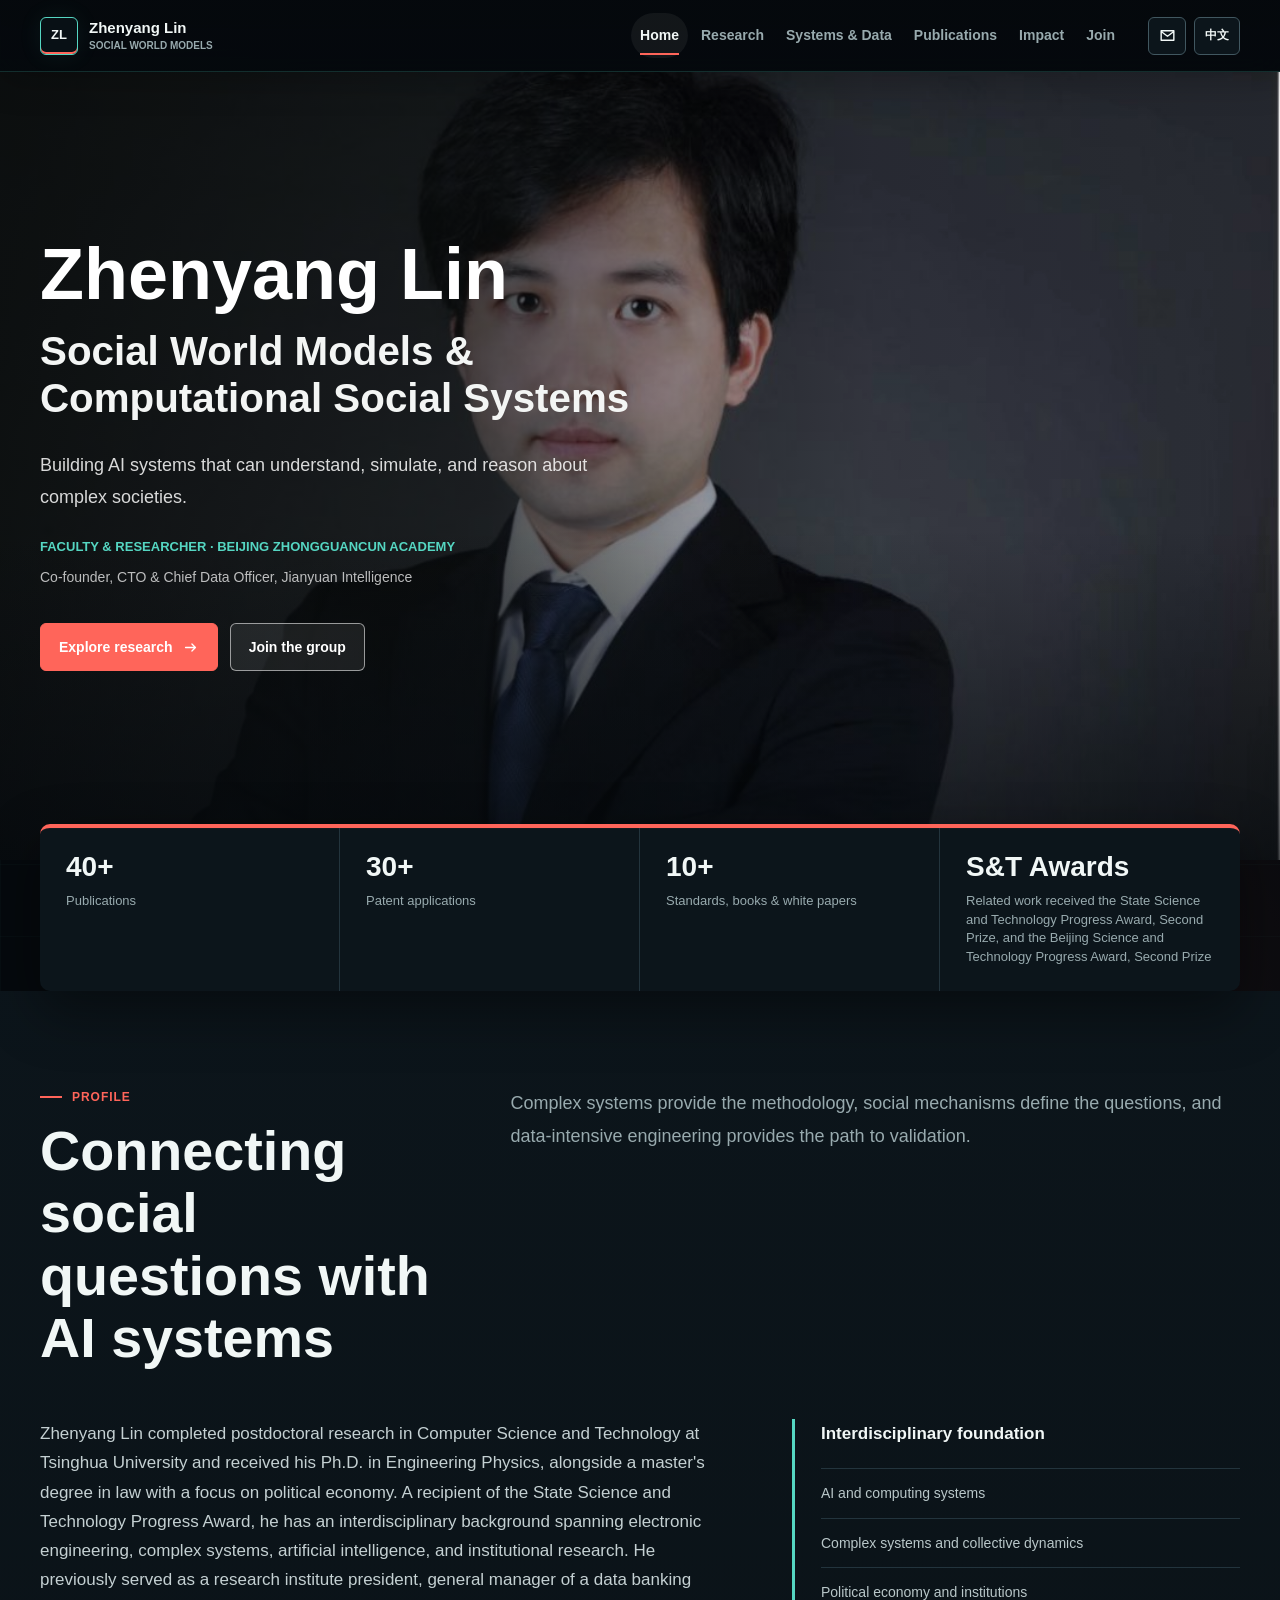
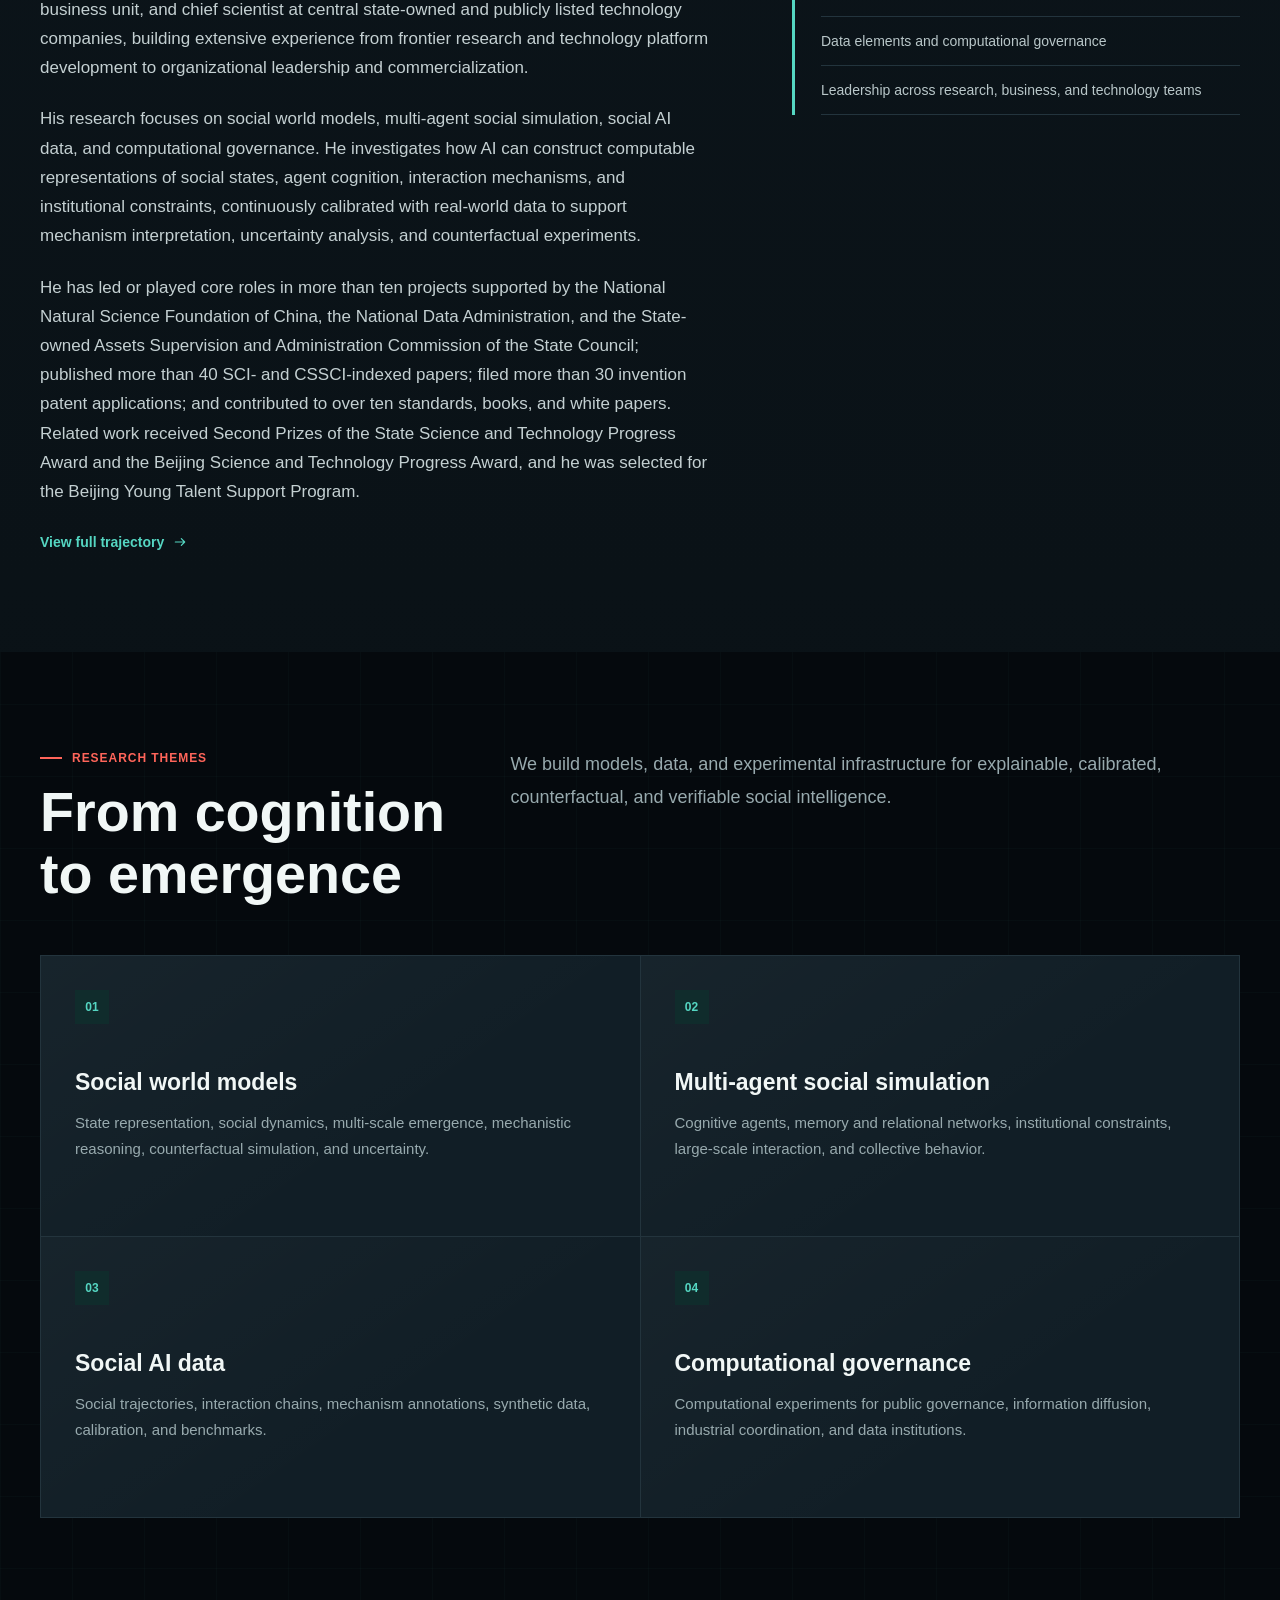
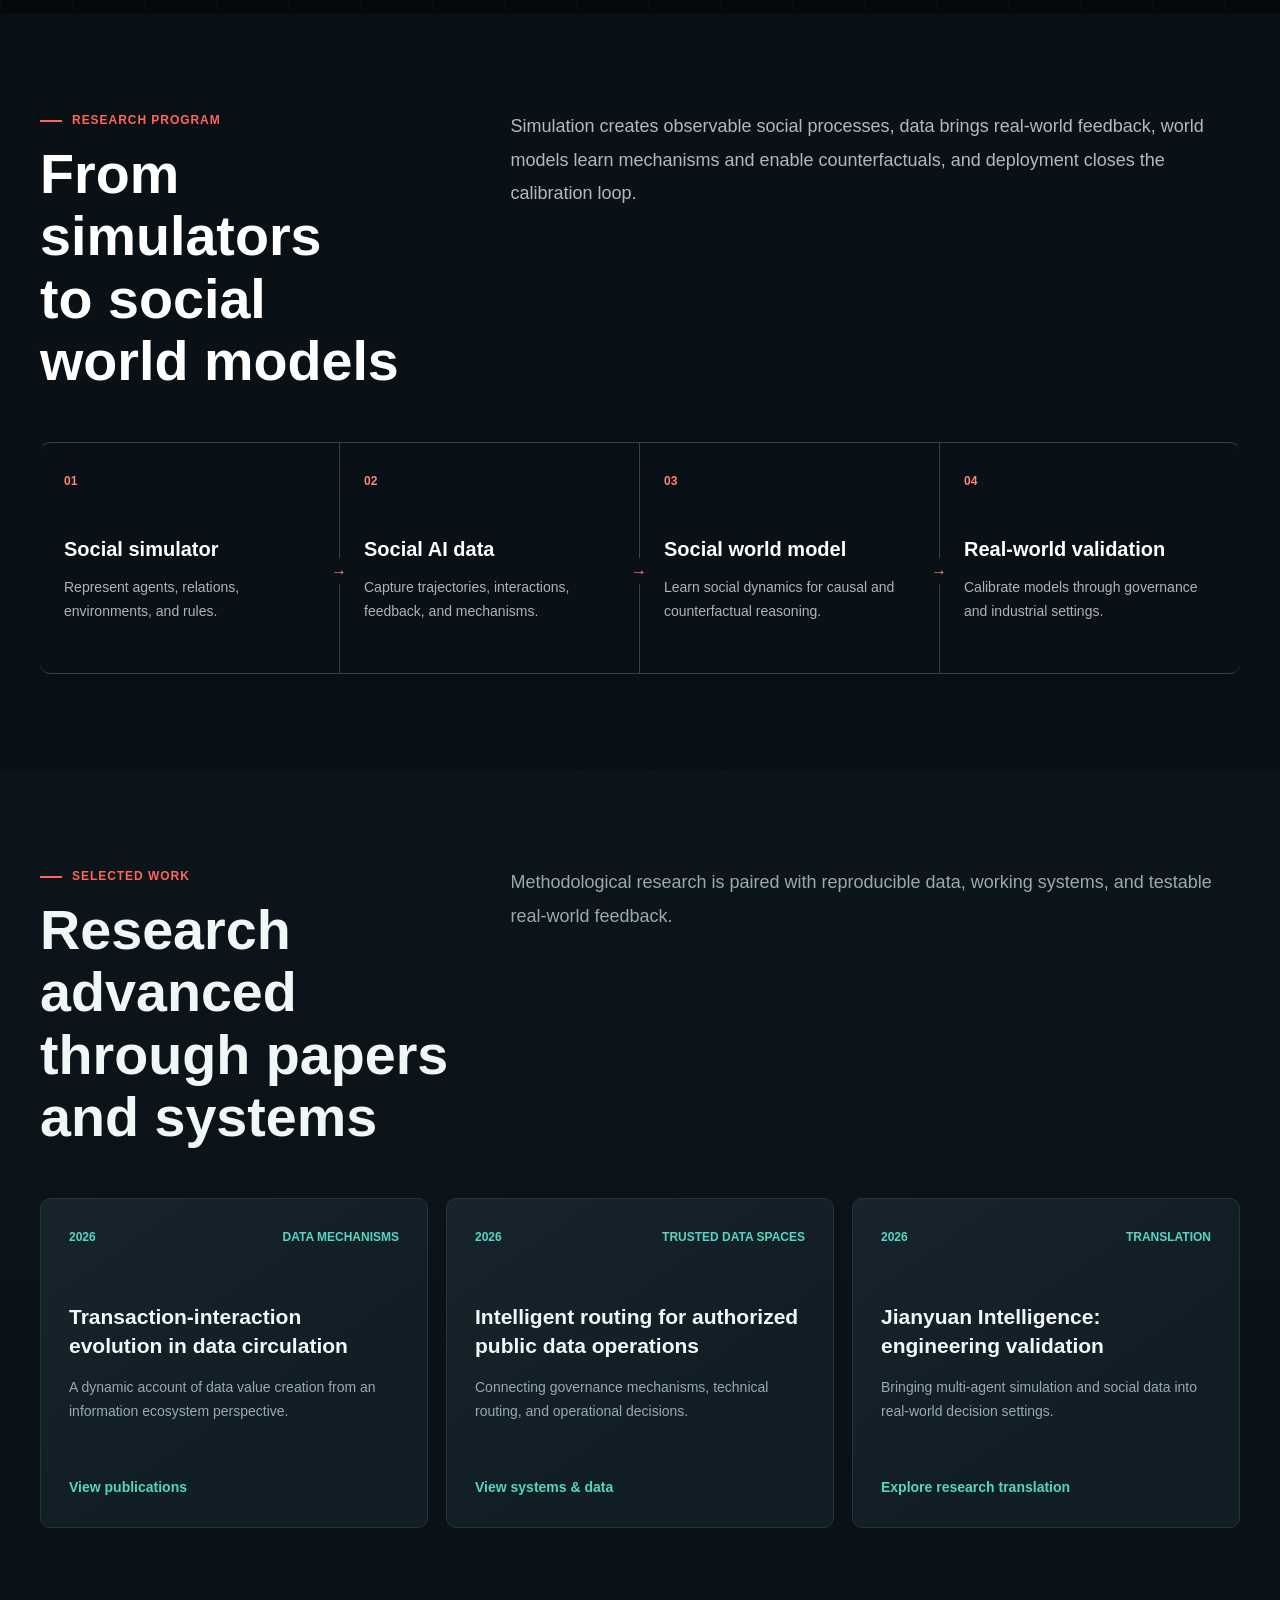
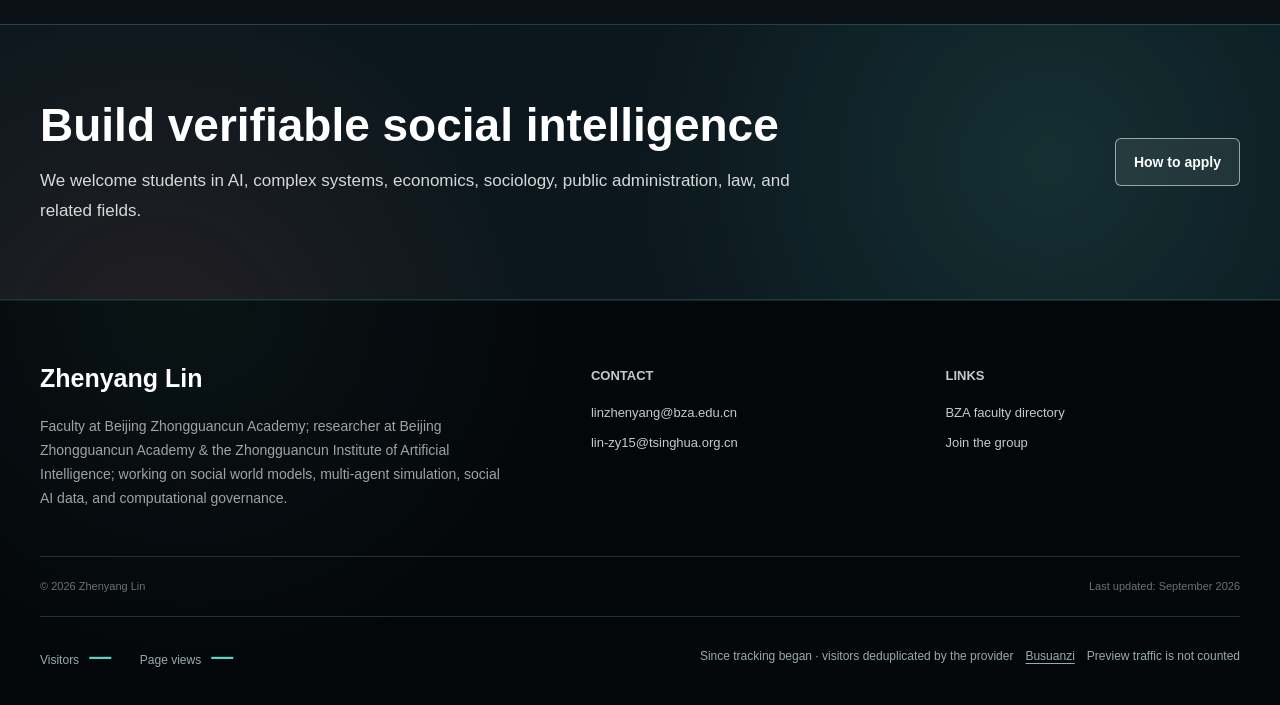
<file: index.html>
<!doctype html>
<html lang="en" data-lang="en" class="no-js">
  <head>
    <meta charset="utf-8" />
    <meta name="viewport" content="width=device-width, initial-scale=1" />
    <meta
      name="description"
      content="林镇阳，北京中关村学院博士生导师，研究社会世界模型、多智能体社会模拟、社会 AI Data 与计算治理。"
    />
    <meta name="theme-color" content="#141918" />
    <title>林镇阳 | 社会世界模型与计算社会系统</title>
    <link rel="icon" href="assets/images/brand/favicon.svg" type="image/svg+xml" />
    <link rel="stylesheet" href="assets/css/main.css" />
    <script defer src="assets/js/main.js"></script>
    <script defer src="assets/js/visitors.js"></script>
  </head>
  <body
    data-title-zh="林镇阳 | 社会世界模型与计算社会系统"
    data-title-en="Zhenyang Lin | Social World Models"
  >
    <a class="skip-link" href="#main-content">
      <span class="lang-zh">跳至主要内容</span>
      <span class="lang-en">Skip to content</span>
    </a>

    <header class="site-header">
      <div class="nav-shell">
        <a class="brand" href="index.html" aria-label="林镇阳个人网站首页">
          <span class="brand-mark">ZL</span>
          <span class="brand-copy">
            <span class="brand-name">
              <span class="lang-zh">林镇阳</span>
              <span class="lang-en">Zhenyang Lin</span>
            </span>
            <span class="brand-field">
              <span class="lang-zh">社会世界模型</span>
              <span class="lang-en">Social World Models</span>
            </span>
          </span>
        </a>

        <nav
          class="site-nav"
          id="site-navigation"
          data-site-nav
          aria-label="Main navigation"
        >
          <a href="index.html" aria-current="page">
            <span class="lang-zh">首页</span>
            <span class="lang-en">Home</span>
          </a>
          <a href="research.html">
            <span class="lang-zh">研究方向</span>
            <span class="lang-en">Research</span>
          </a>
          <a href="systems.html">
            <span class="lang-zh">系统平台</span>
            <span class="lang-en">Systems &amp; Data</span>
          </a>
          <a href="publications.html">
            <span class="lang-zh">学术成果</span>
            <span class="lang-en">Publications</span>
          </a>
          <a href="impact.html">
            <span class="lang-zh">产业转化</span>
            <span class="lang-en">Impact</span>
          </a>
          <a href="join.html">
            <span class="lang-zh">加入我们</span>
            <span class="lang-en">Join</span>
          </a>
        </nav>

        <div class="nav-tools">
          <a
            class="icon-button"
            href="mailto:linzhenyang@bza.edu.cn"
            aria-label="发送邮件"
            title="Email"
          >
            <svg viewBox="0 0 24 24" fill="none" aria-hidden="true">
              <path
                d="M4 6h16v12H4zM4 7l8 6 8-6"
                stroke="currentColor"
                stroke-width="1.8"
                stroke-linejoin="round"
              />
            </svg>
          </a>
          <button
            class="language-button"
            type="button"
            data-language-toggle
            aria-label="Switch to English"
          >
            EN
          </button>
          <button
            class="menu-button"
            type="button"
            data-menu-toggle
            aria-expanded="false"
            aria-controls="site-navigation"
            aria-label="打开导航菜单"
          >
            <svg viewBox="0 0 24 24" fill="none" aria-hidden="true">
              <path
                d="M4 7h16M4 12h16M4 17h16"
                stroke="currentColor"
                stroke-width="1.8"
                stroke-linecap="round"
              />
            </svg>
          </button>
        </div>
      </div>
    </header>

    <main id="main-content">
      <section class="home-hero" aria-labelledby="home-title">
        <img
          class="home-hero-image"
          src="assets/images/profile/zhenyang-lin-portrait.jpg"
          alt="林镇阳半身肖像"
        />
        <div class="page-shell hero-shell">
          <div class="hero-copy">
            <h1 class="hero-title" id="home-title">
              <span class="title-name">
                <span class="lang-zh">林镇阳</span>
                <span class="lang-en">Zhenyang Lin</span>
              </span>
              <span class="title-topic">
                <span class="lang-zh">社会世界模型与计算社会系统</span>
                <span class="lang-en"
                  >Social World Models &amp; Computational Social Systems</span
                >
              </span>
            </h1>
            <p class="hero-summary">
              <span class="lang-zh"
                >研究如何让人工智能理解、模拟和推演复杂社会系统。</span
              >
              <span class="lang-en"
                >Building AI systems that can understand, simulate, and reason
                about complex societies.</span
              >
            </p>
            <p class="hero-institution">
              <span class="lang-zh">北京中关村学院 · 博士生导师 · 研究员</span>
              <span class="lang-en"
                >Faculty &amp; Researcher · Beijing Zhongguancun Academy</span
              >
            </p>
            <p class="hero-role">
              <span class="lang-zh"
                >鉴远智能联合创始人 / CTO / 首席数据官</span
              >
              <span class="lang-en"
                >Co-founder, CTO &amp; Chief Data Officer, Jianyuan
                Intelligence</span
              >
            </p>
            <div class="hero-actions">
              <a class="button button-accent" href="research.html">
                <span class="lang-zh">探索研究方向</span>
                <span class="lang-en">Explore research</span>
                <svg viewBox="0 0 24 24" fill="none" aria-hidden="true">
                  <path
                    d="M5 12h14M14 7l5 5-5 5"
                    stroke="currentColor"
                    stroke-width="1.8"
                    stroke-linecap="round"
                    stroke-linejoin="round"
                  />
                </svg>
              </a>
              <a class="button button-light" href="join.html">
                <span class="lang-zh">加入课题组</span>
                <span class="lang-en">Join the group</span>
              </a>
            </div>
          </div>
        </div>
      </section>

      <div class="signal-strip">
        <div class="page-shell">
          <div class="signal-grid">
            <div class="signal-item">
              <strong class="signal-value">40+</strong>
              <span class="signal-label">
                <span class="lang-zh">发表论文</span>
                <span class="lang-en">Publications</span>
              </span>
            </div>
            <div class="signal-item">
              <strong class="signal-value">30+</strong>
              <span class="signal-label">
                <span class="lang-zh">专利申请</span>
                <span class="lang-en">Patent applications</span>
              </span>
            </div>
            <div class="signal-item">
              <strong class="signal-value">10+</strong>
              <span class="signal-label">
                <span class="lang-zh">标准、著作及白皮书</span>
                <span class="lang-en">Standards, books &amp; white papers</span>
              </span>
            </div>
            <div class="signal-item">
              <strong class="signal-value">
                <span class="lang-zh">科技奖项</span>
                <span class="lang-en">S&amp;T Awards</span>
              </strong>
              <span class="signal-label">
                <span class="lang-zh"
                  >获国家科学技术进步奖二等奖、北京市科学技术进步奖二等奖</span
                >
                <span class="lang-en"
                  >Related work received the State Science and Technology
                  Progress Award, Second Prize, and the Beijing Science and
                  Technology Progress Award, Second Prize</span
                >
              </span>
            </div>
          </div>
        </div>
      </div>

      <section class="section section-white" id="profile">
        <div class="page-shell">
          <div class="section-heading reveal">
            <div>
              <p class="section-kicker">
                <span class="lang-zh">研究者简介</span>
                <span class="lang-en">Profile</span>
              </p>
              <h2 class="section-title">
                <span class="lang-zh">连接社会科学问题与人工智能系统</span>
                <span class="lang-en"
                  >Connecting social questions with AI systems</span
                >
              </h2>
            </div>
            <p class="section-lead">
              <span class="lang-zh"
                >以复杂系统为方法底座，以社会机制为研究对象，以数据和工程系统为验证路径。</span
              >
              <span class="lang-en"
                >Complex systems provide the methodology, social mechanisms
                define the questions, and data-intensive engineering provides
                the path to validation.</span
              >
            </p>
          </div>

          <div class="profile-grid reveal">
            <div class="profile-copy">
              <p class="lang-zh">
                林镇阳为清华大学计算机科学与技术系博士后、工程物理系工学博士，兼修政治经济学法学硕士，国家科学技术进步奖获得者，具有电子工程、复杂系统、人工智能与制度研究的交叉背景。曾历任央企及科技上市公司研究院院长、数据银行事业部总经理、首席科学家等职务，形成了从前沿研究、技术平台建设到组织管理与产业化落地的完整实践经验。
              </p>
              <p class="lang-zh">
                研究聚焦社会世界模型、多智能体社会模拟、社会 AI Data 与计算治理，探索人工智能如何形成对社会状态、主体认知、互动机制与制度约束的可计算表征，并通过现实数据持续校准，支持机制解释、不确定性分析与反事实实验。
              </p>
              <p class="lang-zh">
                主持或核心参与国家自然科学基金重大项目、国家数据局、国务院国资委等课题10余项，发表 SCI、CSSCI 等论文40余篇，申请发明专利30余项，参编标准、著作和白皮书10余项。相关成果获国家科学技术进步奖二等奖、北京市科学技术进步奖二等奖，入选北京市青年人才托举工程。
              </p>
              <p class="lang-en">
                Zhenyang Lin completed postdoctoral research in Computer Science and Technology at Tsinghua University and received his Ph.D. in Engineering Physics, alongside a master's degree in law with a focus on political economy. A recipient of the State Science and Technology Progress Award, he has an interdisciplinary background spanning electronic engineering, complex systems, artificial intelligence, and institutional research. He previously served as a research institute president, general manager of a data banking business unit, and chief scientist at central state-owned and publicly listed technology companies, building extensive experience from frontier research and technology platform development to organizational leadership and commercialization.
              </p>
              <p class="lang-en">
                His research focuses on social world models, multi-agent social simulation, social AI data, and computational governance. He investigates how AI can construct computable representations of social states, agent cognition, interaction mechanisms, and institutional constraints, continuously calibrated with real-world data to support mechanism interpretation, uncertainty analysis, and counterfactual experiments.
              </p>
              <p class="lang-en">
                He has led or played core roles in more than ten projects supported by the National Natural Science Foundation of China, the National Data Administration, and the State-owned Assets Supervision and Administration Commission of the State Council; published more than 40 SCI- and CSSCI-indexed papers; filed more than 30 invention patent applications; and contributed to over ten standards, books, and white papers. Related work received Second Prizes of the State Science and Technology Progress Award and the Beijing Science and Technology Progress Award, and he was selected for the Beijing Young Talent Support Program.
              </p>
              <a class="text-link" href="impact.html">
                <span class="lang-zh">了解完整经历</span>
                <span class="lang-en">View full trajectory</span>
                <svg viewBox="0 0 24 24" fill="none" aria-hidden="true">
                  <path
                    d="M5 12h14M14 7l5 5-5 5"
                    stroke="currentColor"
                    stroke-width="1.8"
                    stroke-linecap="round"
                    stroke-linejoin="round"
                  />
                </svg>
              </a>
            </div>
            <aside class="profile-aside">
              <h3>
                <span class="lang-zh">交叉研究基础</span>
                <span class="lang-en">Interdisciplinary foundation</span>
              </h3>
              <ul class="clean-list">
                <li>
                  <span class="lang-zh">人工智能与计算机系统</span>
                  <span class="lang-en">AI and computing systems</span>
                </li>
                <li>
                  <span class="lang-zh">复杂系统与群体动力学</span>
                  <span class="lang-en">Complex systems and collective dynamics</span>
                </li>
                <li>
                  <span class="lang-zh">政治经济学与制度分析</span>
                  <span class="lang-en">Political economy and institutions</span>
                </li>
                <li>
                  <span class="lang-zh">数据要素与计算治理</span>
                  <span class="lang-en">Data elements and computational governance</span>
                </li>
                <li>
                  <span class="lang-zh">研究机构、业务单元与技术团队领导</span>
                  <span class="lang-en"
                    >Leadership across research, business, and technology
                    teams</span
                  >
                </li>
              </ul>
            </aside>
          </div>
        </div>
      </section>

      <section class="section">
        <div class="page-shell">
          <div class="section-heading reveal">
            <div>
              <p class="section-kicker">
                <span class="lang-zh">研究方向</span>
                <span class="lang-en">Research themes</span>
              </p>
              <h2 class="section-title">
                <span class="lang-zh">从主体认知到社会涌现</span>
                <span class="lang-en">From cognition to emergence</span>
              </h2>
            </div>
            <p class="section-lead">
              <span class="lang-zh"
                >围绕“可解释、可校准、可反事实、可验证”四个目标，建设社会智能的模型、数据与实验基础设施。</span
              >
              <span class="lang-en"
                >We build models, data, and experimental infrastructure for
                explainable, calibrated, counterfactual, and verifiable social
                intelligence.</span
              >
            </p>
          </div>

          <div class="research-grid reveal">
            <article class="research-card">
              <span class="research-card-index">01</span>
              <h3>
                <span class="lang-zh">社会世界模型</span>
                <span class="lang-en">Social world models</span>
              </h3>
              <p>
                <span class="lang-zh"
                  >社会状态表征、社会动力学、跨层级涌现、机制推理、反事实模拟与不确定性量化。</span
                >
                <span class="lang-en"
                  >State representation, social dynamics, multi-scale
                  emergence, mechanistic reasoning, counterfactual simulation,
                  and uncertainty.</span
                >
              </p>
            </article>
            <article class="research-card">
              <span class="research-card-index">02</span>
              <h3>
                <span class="lang-zh">多智能体社会模拟</span>
                <span class="lang-en">Multi-agent social simulation</span>
              </h3>
              <p>
                <span class="lang-zh"
                  >认知智能体、记忆与关系网络、制度约束、大规模交互及群体行为涌现。</span
                >
                <span class="lang-en"
                  >Cognitive agents, memory and relational networks,
                  institutional constraints, large-scale interaction, and
                  collective behavior.</span
                >
              </p>
            </article>
            <article class="research-card">
              <span class="research-card-index">03</span>
              <h3>
                <span class="lang-zh">社会 AI Data</span>
                <span class="lang-en">Social AI data</span>
              </h3>
              <p>
                <span class="lang-zh"
                  >社会轨迹、互动链、机制标注、合成数据以及模型校准与评测基准。</span
                >
                <span class="lang-en"
                  >Social trajectories, interaction chains, mechanism
                  annotations, synthetic data, calibration, and benchmarks.</span
                >
              </p>
            </article>
            <article class="research-card">
              <span class="research-card-index">04</span>
              <h3>
                <span class="lang-zh">计算治理与政策实验</span>
                <span class="lang-en">Computational governance</span>
              </h3>
              <p>
                <span class="lang-zh"
                  >面向公共治理、舆情传播、产业协同和数据基础制度开展计算实验。</span
                >
                <span class="lang-en"
                  >Computational experiments for public governance,
                  information diffusion, industrial coordination, and data
                  institutions.</span
                >
              </p>
            </article>
          </div>
        </div>
      </section>

      <section class="section section-dark">
        <div class="page-shell">
          <div class="section-heading reveal">
            <div>
              <p class="section-kicker">
                <span class="lang-zh">技术路线</span>
                <span class="lang-en">Research program</span>
              </p>
              <h2 class="section-title">
                <span class="lang-zh">从模拟器走向社会世界模型</span>
                <span class="lang-en"
                  >From simulators to social world models</span
                >
              </h2>
            </div>
            <p class="section-lead">
              <span class="lang-zh"
                >模拟生成可研究的社会过程，数据连接真实反馈，世界模型学习机制并支持反事实推演，真实场景再反向校准研究。</span
              >
              <span class="lang-en"
                >Simulation creates observable social processes, data brings
                real-world feedback, world models learn mechanisms and enable
                counterfactuals, and deployment closes the calibration loop.</span
              >
            </p>
          </div>

          <div class="route reveal">
            <article class="route-step">
              <span class="route-number">01</span>
              <h3>
                <span class="lang-zh">社会模拟器</span>
                <span class="lang-en">Social simulator</span>
              </h3>
              <p>
                <span class="lang-zh">构建主体、关系、环境与制度规则。</span>
                <span class="lang-en"
                  >Represent agents, relations, environments, and rules.</span
                >
              </p>
            </article>
            <article class="route-step">
              <span class="route-number">02</span>
              <h3>
                <span class="lang-zh">社会 AI Data</span>
                <span class="lang-en">Social AI data</span>
              </h3>
              <p>
                <span class="lang-zh">沉淀轨迹、交互、反馈与机制数据。</span>
                <span class="lang-en"
                  >Capture trajectories, interactions, feedback, and
                  mechanisms.</span
                >
              </p>
            </article>
            <article class="route-step">
              <span class="route-number">03</span>
              <h3>
                <span class="lang-zh">社会世界模型</span>
                <span class="lang-en">Social world model</span>
              </h3>
              <p>
                <span class="lang-zh">学习社会动力学并进行因果与反事实推演。</span>
                <span class="lang-en"
                  >Learn social dynamics for causal and counterfactual
                  reasoning.</span
                >
              </p>
            </article>
            <article class="route-step">
              <span class="route-number">04</span>
              <h3>
                <span class="lang-zh">真实场景验证</span>
                <span class="lang-en">Real-world validation</span>
              </h3>
              <p>
                <span class="lang-zh">通过治理与产业问题持续校准模型。</span>
                <span class="lang-en"
                  >Calibrate models through governance and industrial
                  settings.</span
                >
              </p>
            </article>
          </div>
        </div>
      </section>

      <section class="section section-white">
        <div class="page-shell">
          <div class="section-heading reveal">
            <div>
              <p class="section-kicker">
                <span class="lang-zh">代表性工作</span>
                <span class="lang-en">Selected work</span>
              </p>
              <h2 class="section-title">
                <span class="lang-zh">论文、系统与现实问题共同推进</span>
                <span class="lang-en"
                  >Research advanced through papers and systems</span
                >
              </h2>
            </div>
            <p class="section-lead">
              <span class="lang-zh"
                >以方法研究为核心，同时重视可复现的数据、可运行的系统和可检验的现实反馈。</span
              >
              <span class="lang-en"
                >Methodological research is paired with reproducible data,
                working systems, and testable real-world feedback.</span
              >
            </p>
          </div>

          <div class="output-list reveal">
            <article class="output-card">
              <div class="output-meta">
                <span>2026</span>
                <span>
                  <span class="lang-zh">数据机制</span>
                  <span class="lang-en">Data mechanisms</span>
                </span>
              </div>
              <h3>
                <span class="lang-zh"
                  >数据要素流通“交易—交互”演化与价值释放</span
                >
                <span class="lang-en"
                  >Transaction-interaction evolution in data circulation</span
                >
              </h3>
              <p>
                <span class="lang-zh"
                  >从信息生态视角研究数据价值形成的动态机制。</span
                >
                <span class="lang-en"
                  >A dynamic account of data value creation from an information
                  ecosystem perspective.</span
                >
              </p>
              <a class="text-link" href="publications.html">
                <span class="lang-zh">查看论文列表</span>
                <span class="lang-en">View publications</span>
              </a>
            </article>
            <article class="output-card">
              <div class="output-meta">
                <span>2026</span>
                <span>
                  <span class="lang-zh">可信数据空间</span>
                  <span class="lang-en">Trusted data spaces</span>
                </span>
              </div>
              <h3>
                <span class="lang-zh"
                  >面向公共数据授权运营的智能路由决策系统</span
                >
                <span class="lang-en"
                  >Intelligent routing for authorized public data
                  operations</span
                >
              </h3>
              <p>
                <span class="lang-zh"
                  >连接数据空间治理机制、技术路由和运营决策。</span
                >
                <span class="lang-en"
                  >Connecting governance mechanisms, technical routing, and
                  operational decisions.</span
                >
              </p>
              <a class="text-link" href="systems.html">
                <span class="lang-zh">查看系统平台</span>
                <span class="lang-en">View systems &amp; data</span>
              </a>
            </article>
            <article class="output-card">
              <div class="output-meta">
                <span>2026</span>
                <span>
                  <span class="lang-zh">产业转化</span>
                  <span class="lang-en">Translation</span>
                </span>
              </div>
              <h3>
                <span class="lang-zh">鉴远智能：社会世界模型的工程验证</span>
                <span class="lang-en"
                  >Jianyuan Intelligence: engineering validation</span
                >
              </h3>
              <p>
                <span class="lang-zh"
                  >将多智能体社会模拟、社会数据与现实决策场景连接起来。</span
                >
                <span class="lang-en"
                  >Bringing multi-agent simulation and social data into
                  real-world decision settings.</span
                >
              </p>
              <a class="text-link" href="impact.html">
                <span class="lang-zh">了解产业转化</span>
                <span class="lang-en">Explore research translation</span>
              </a>
            </article>
          </div>
        </div>
      </section>

      <section class="cta-band">
        <div class="page-shell cta-layout">
          <div>
            <h2>
              <span class="lang-zh">和我们一起建设可验证的社会智能</span>
              <span class="lang-en">Build verifiable social intelligence</span>
            </h2>
            <p>
              <span class="lang-zh"
                >欢迎人工智能、复杂系统、经济学、社会学、公共管理和法学等背景的同学，从一个扎实的问题开始。</span
              >
              <span class="lang-en"
                >We welcome students in AI, complex systems, economics,
                sociology, public administration, law, and related fields.</span
              >
            </p>
          </div>
          <a class="button button-light" href="join.html">
            <span class="lang-zh">查看申请方式</span>
            <span class="lang-en">How to apply</span>
          </a>
        </div>
      </section>
    </main>

    <footer class="site-footer">
      <div class="page-shell">
        <div class="footer-grid">
          <div>
            <h2 class="footer-name">
              <span class="lang-zh">林镇阳</span>
              <span class="lang-en">Zhenyang Lin</span>
            </h2>
            <p class="footer-description">
              <span class="lang-zh"
                >北京中关村学院博士生导师，北京中关村学院&amp;中关村人工智能研究院研究员，研究社会世界模型、多智能体社会模拟、社会
                AI Data 与计算治理。</span
              >
              <span class="lang-en"
                >Faculty at Beijing Zhongguancun Academy; researcher at Beijing
                Zhongguancun Academy &amp; the Zhongguancun Institute of
                Artificial Intelligence; working on social world models,
                multi-agent simulation, social AI data, and computational
                governance.</span
              >
            </p>
          </div>
          <div class="footer-column">
            <h3>
              <span class="lang-zh">联系</span>
              <span class="lang-en">Contact</span>
            </h3>
            <a href="mailto:linzhenyang@bza.edu.cn">linzhenyang@bza.edu.cn</a>
            <a href="mailto:lin-zy15@tsinghua.org.cn"
              >lin-zy15@tsinghua.org.cn</a
            >
          </div>
          <div class="footer-column">
            <h3>
              <span class="lang-zh">相关链接</span>
              <span class="lang-en">Links</span>
            </h3>
            <a
              href="https://www.bza.edu.cn/teacher/cpuolj2lxnlvapnph97gault4op3o8vf"
            >
              <span class="lang-zh">北京中关村学院博士生导师页</span>
              <span class="lang-en">BZA faculty directory</span>
            </a>
            <a href="join.html">
              <span class="lang-zh">加入课题组</span>
              <span class="lang-en">Join the group</span>
            </a>
          </div>
        </div>
        <div class="footer-bottom">
          <span
            >© <span data-current-year>2026</span>
            <span class="lang-zh">林镇阳</span
            ><span class="lang-en">Zhenyang Lin</span></span
          >
          <span>
            <span class="lang-zh">最后更新：2026年9月</span>
            <span class="lang-en">Last updated: September 2026</span>
          </span>
        </div>
      </div>
    </footer>
  </body>
</html>
</file>
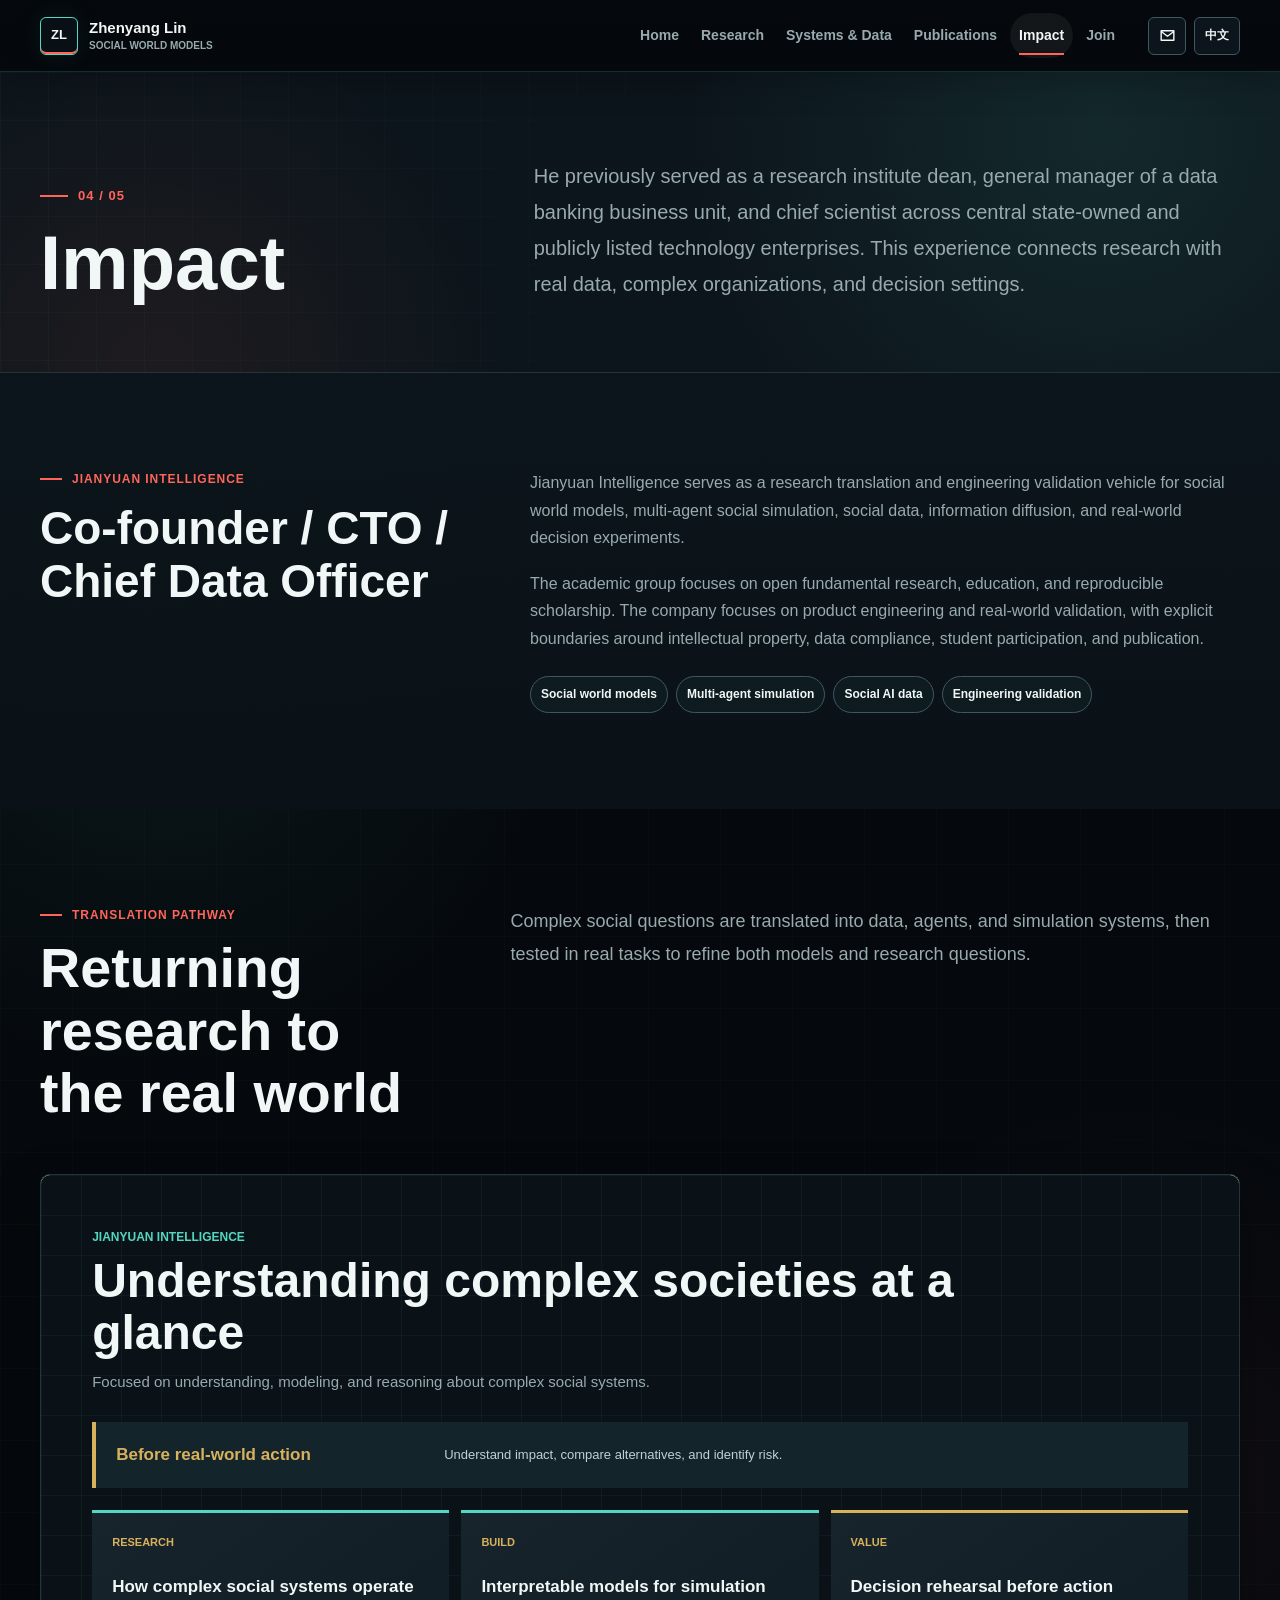
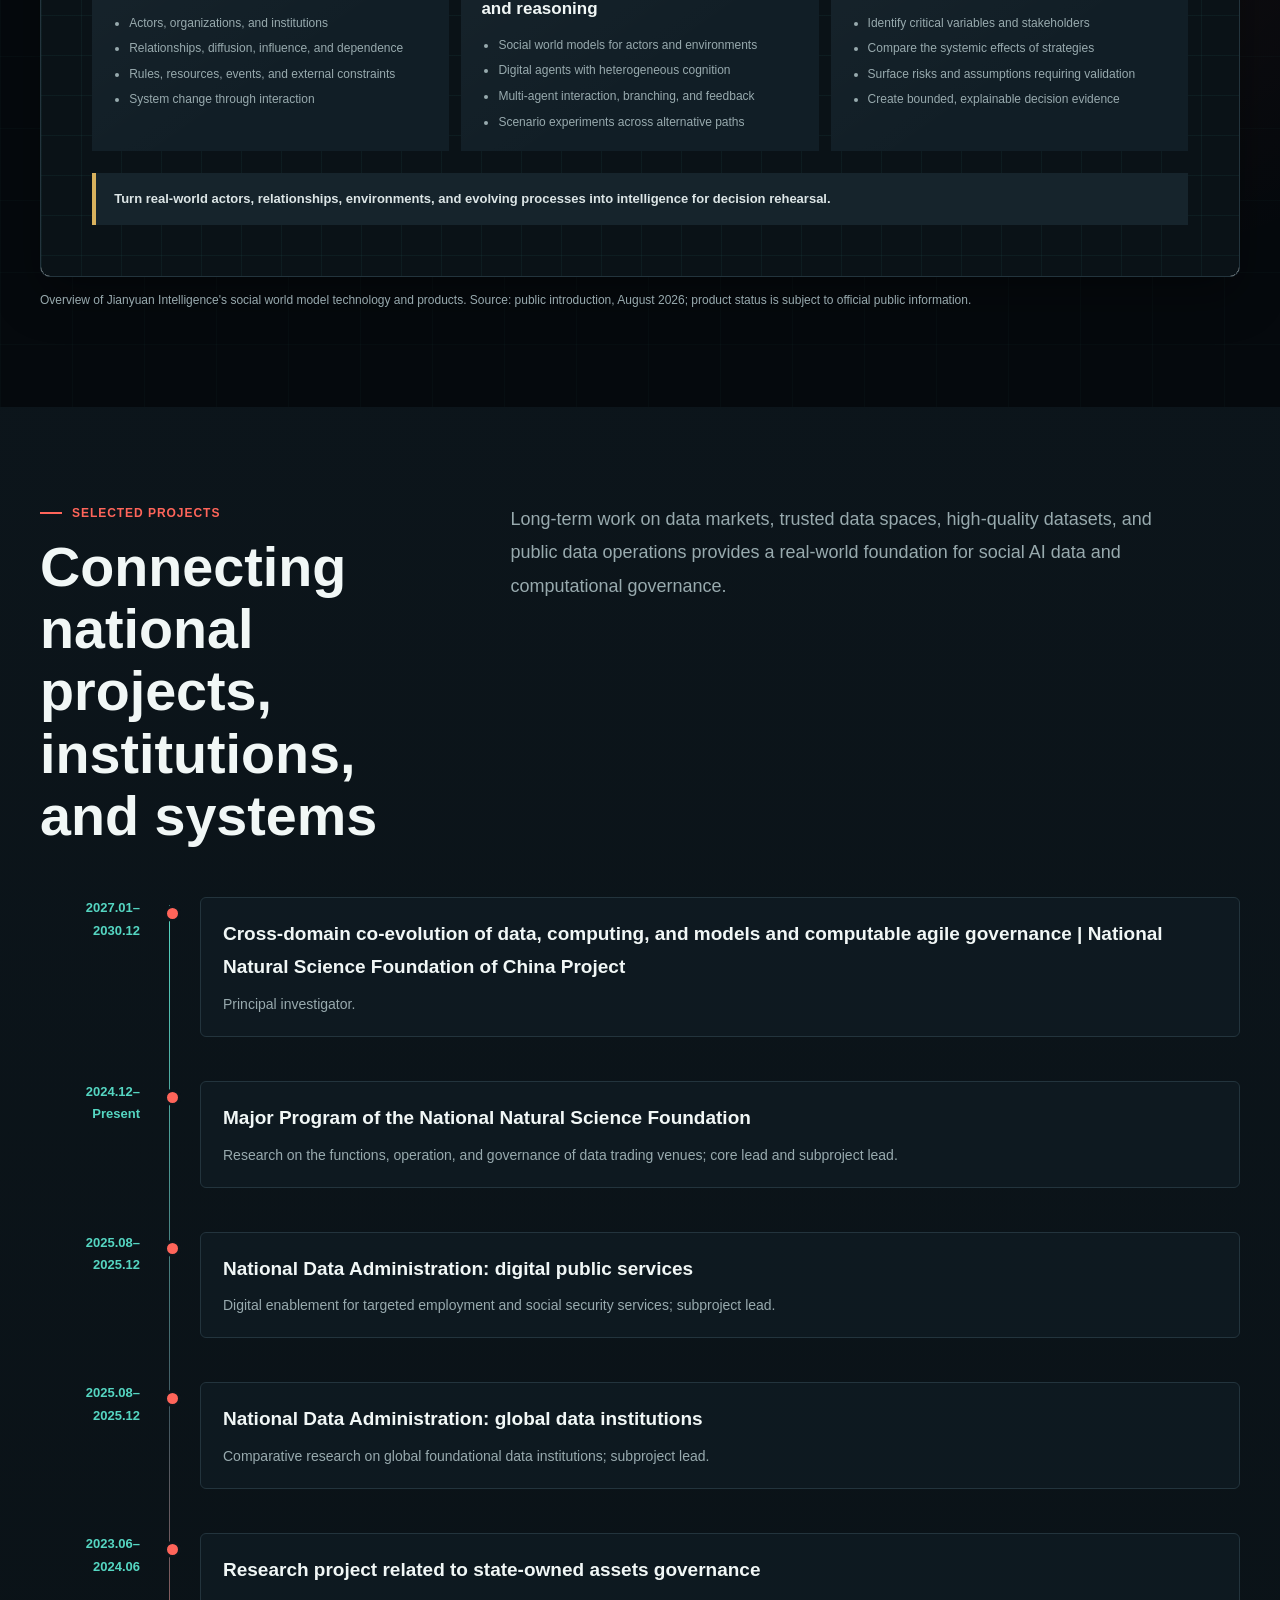
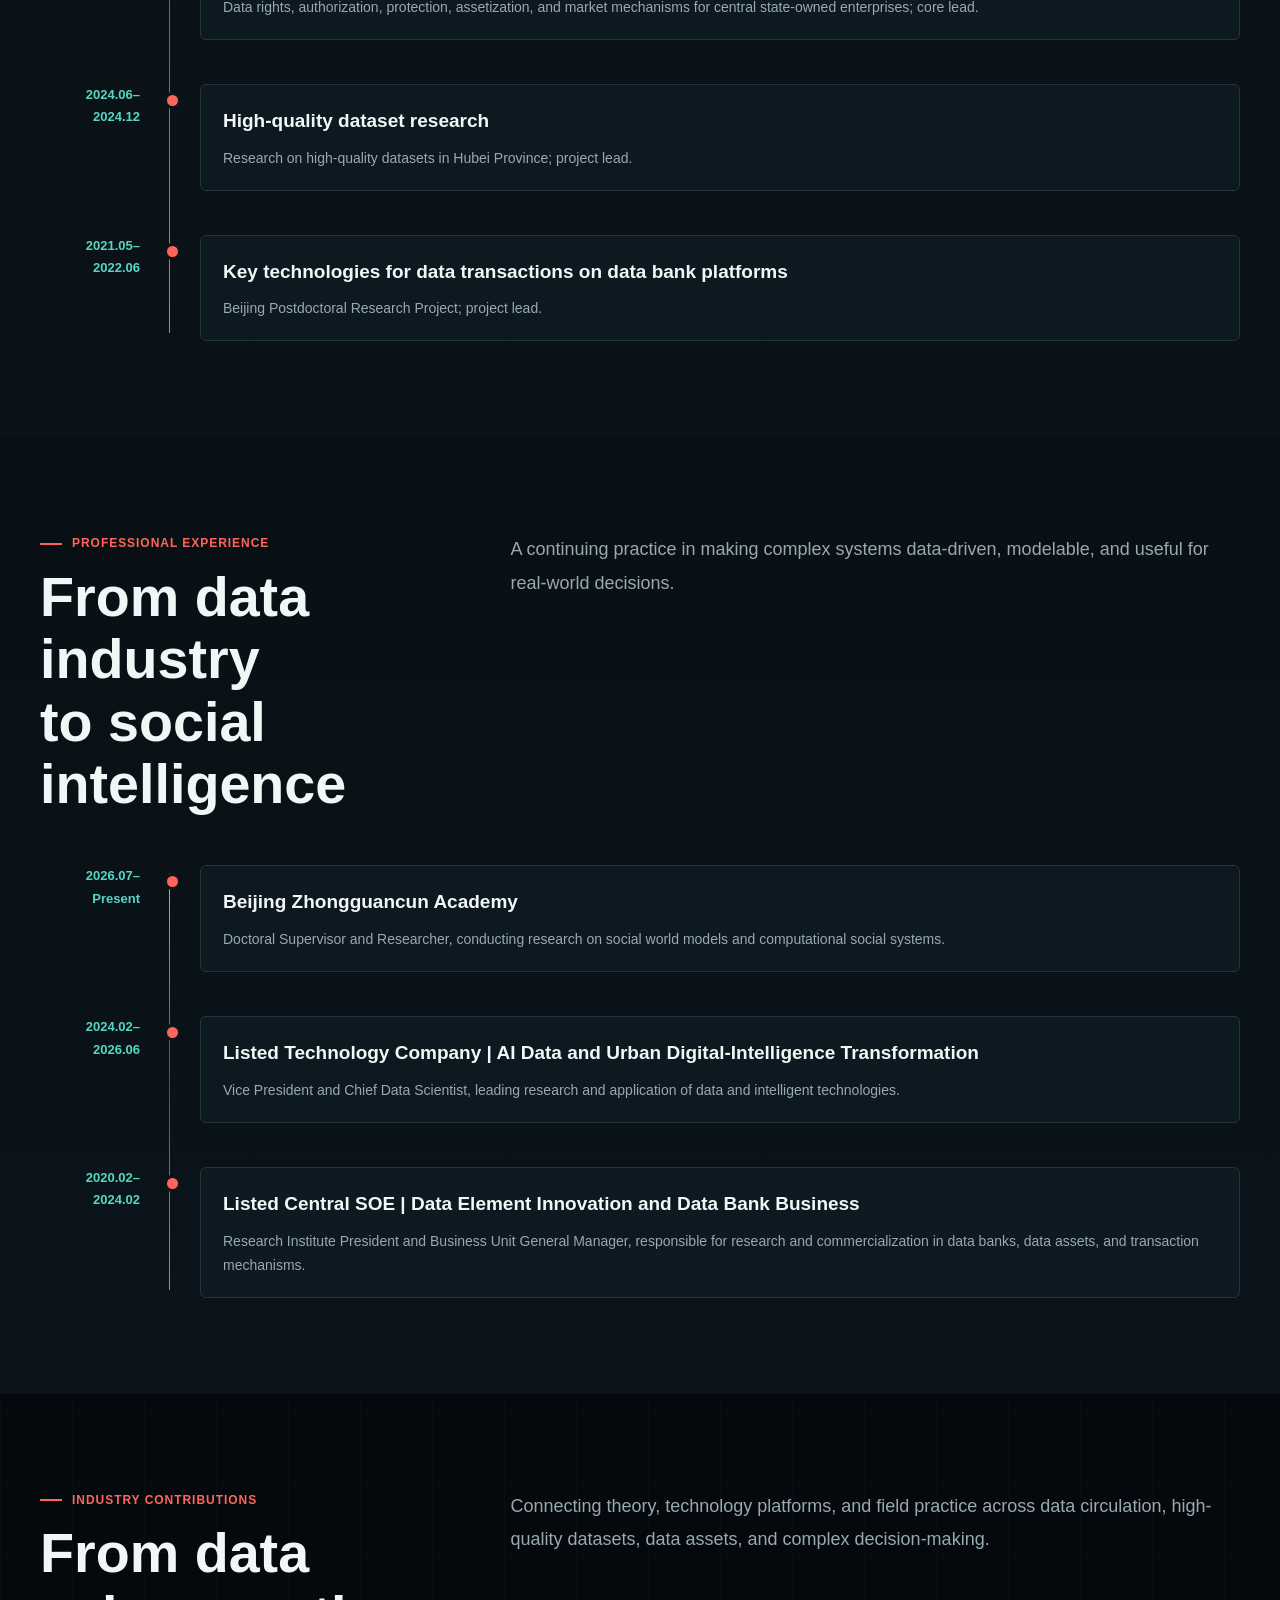
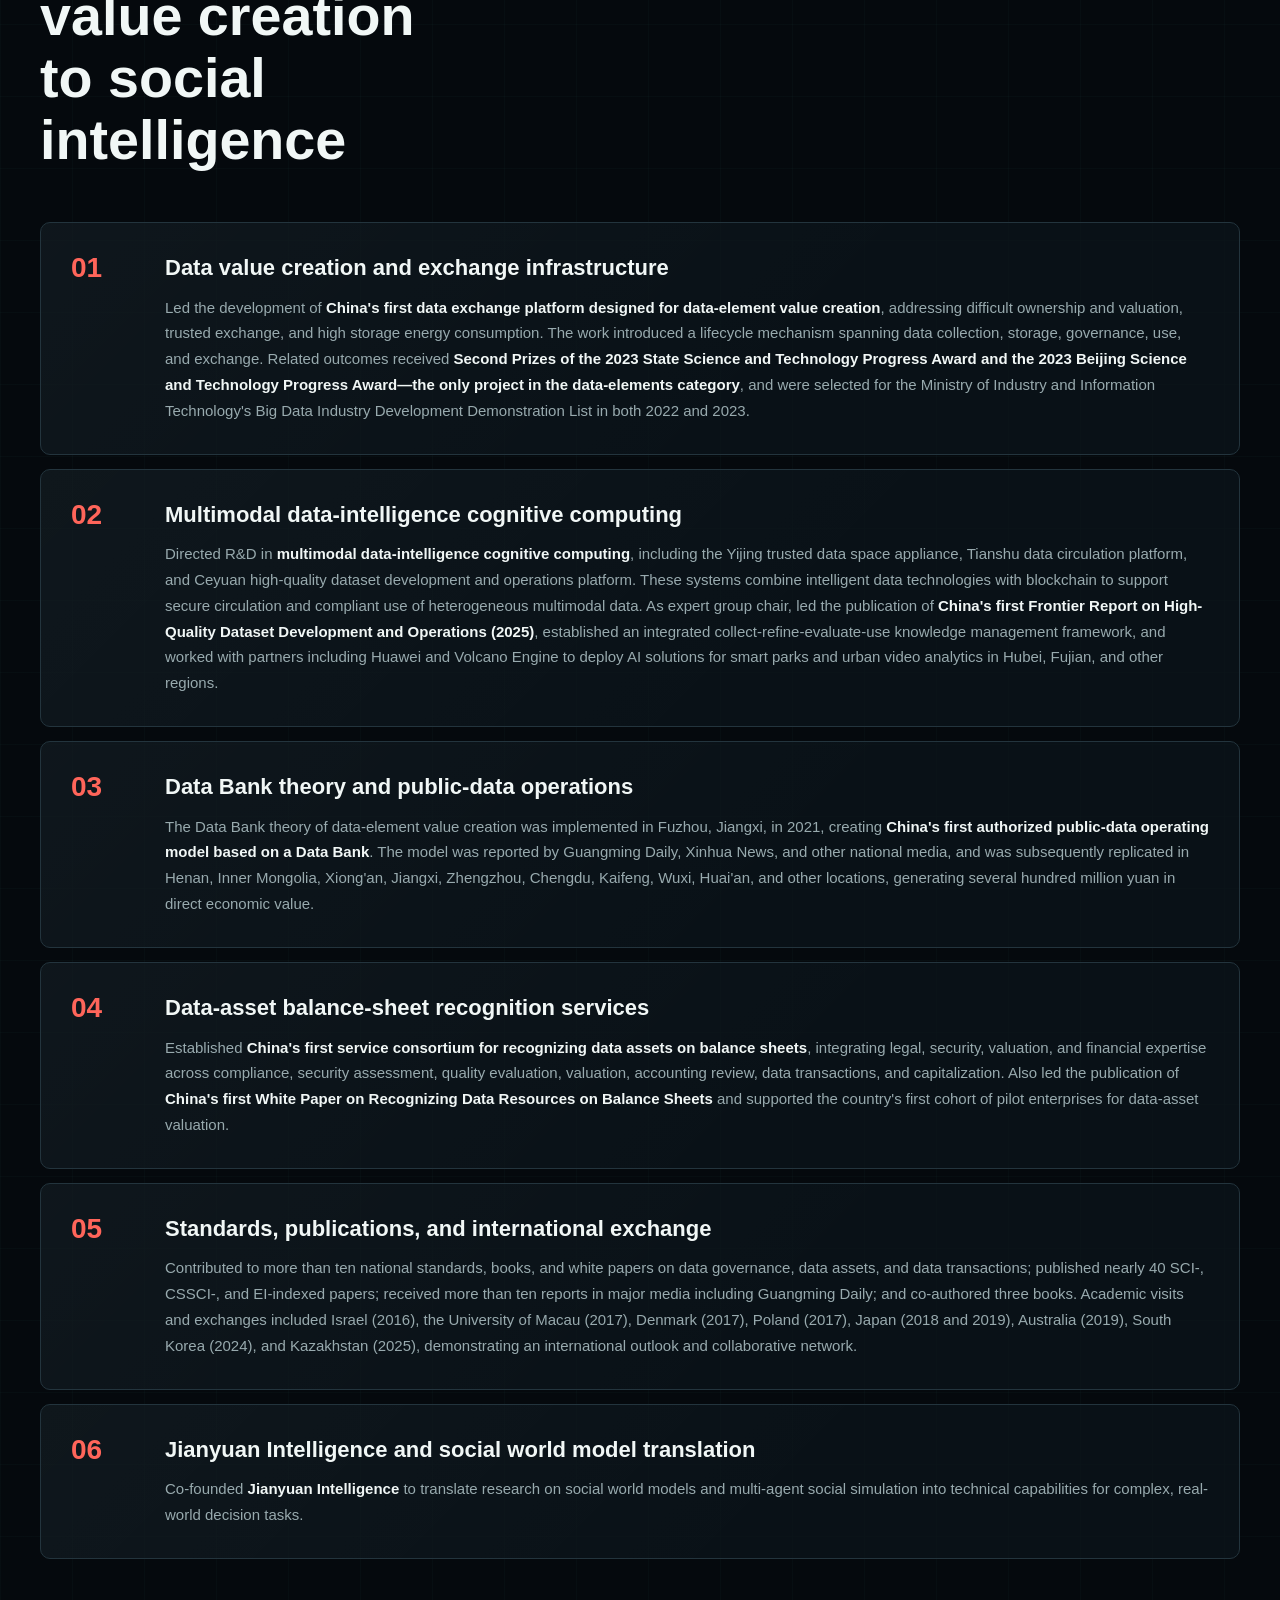
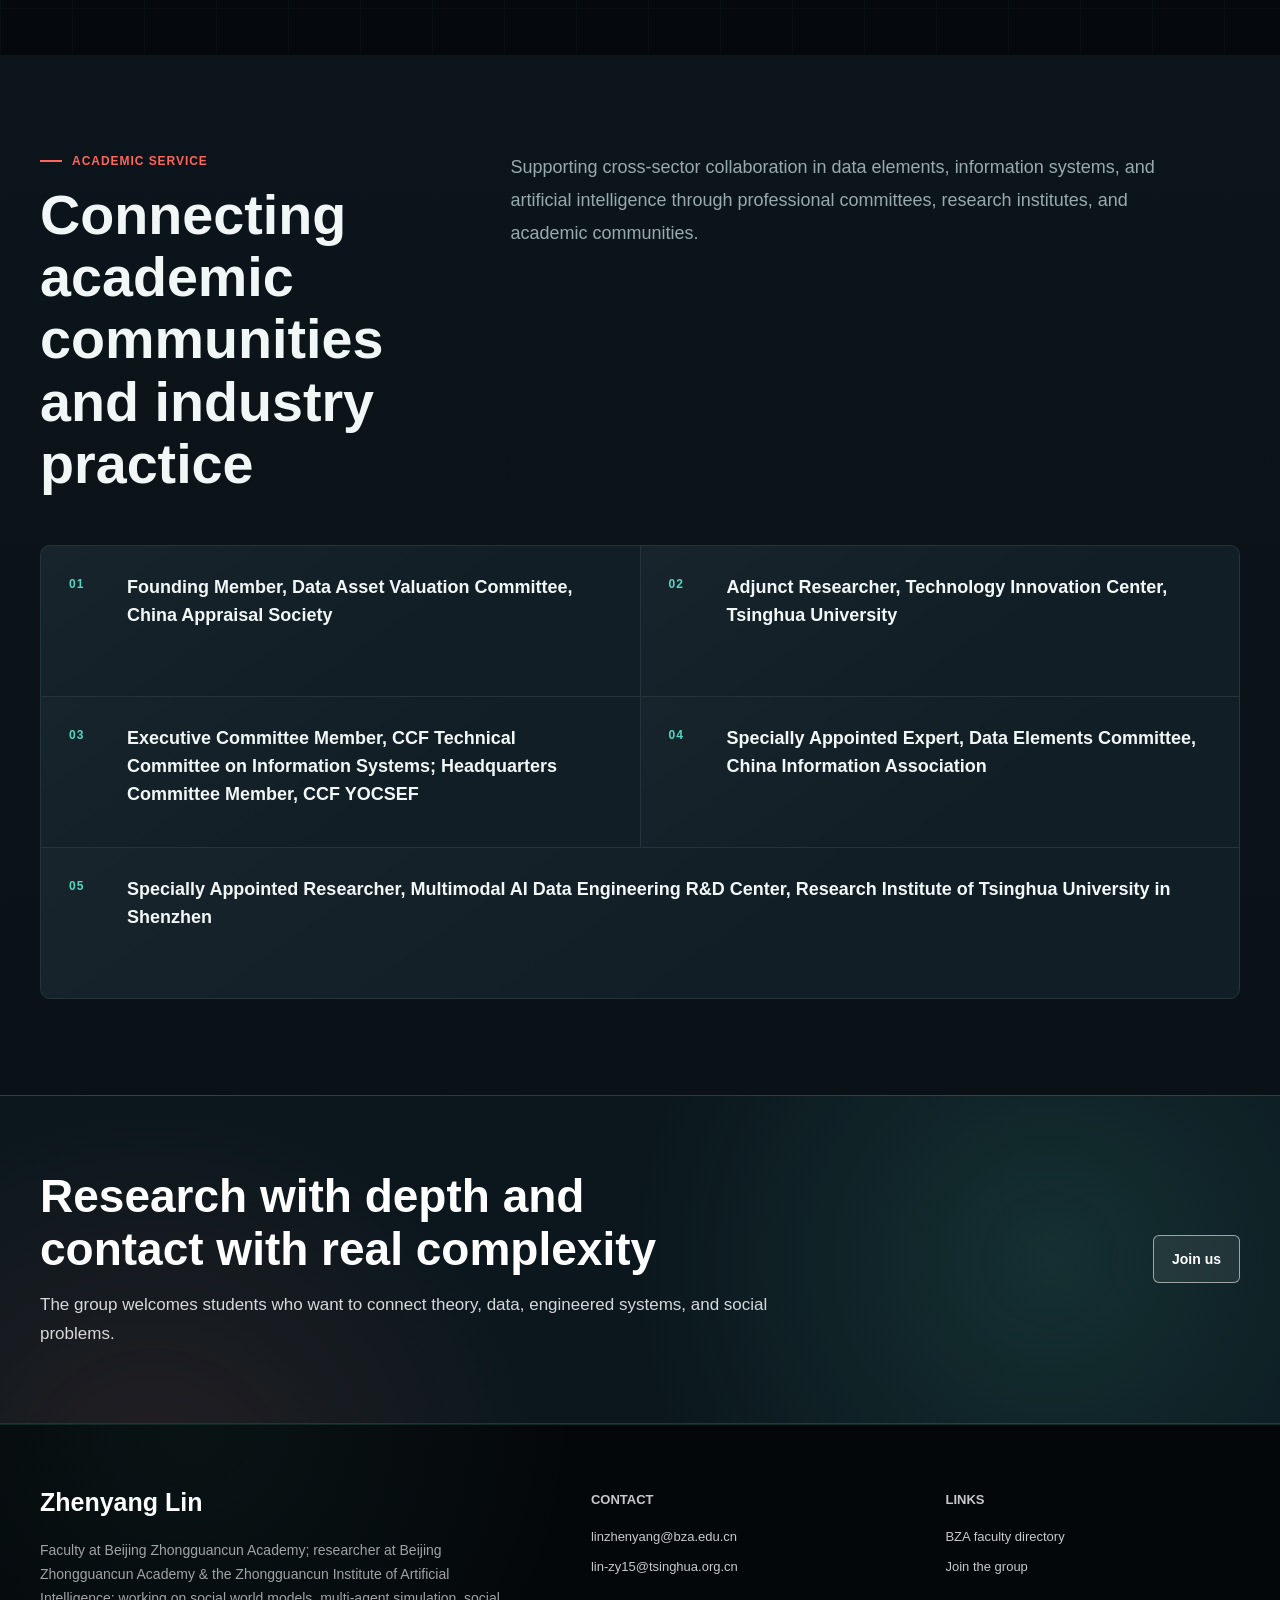
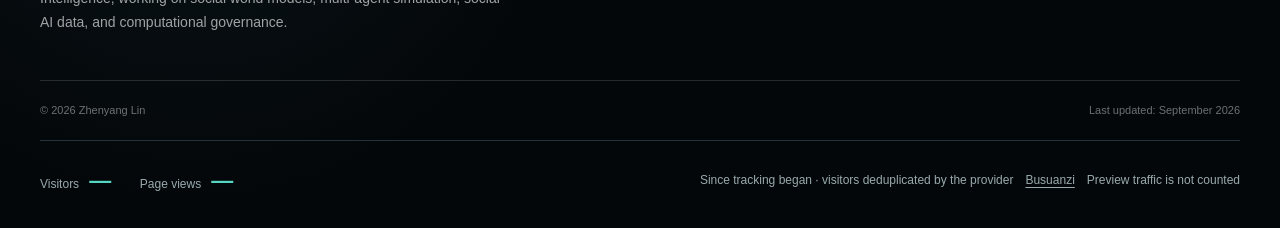
<file: impact.html>
<!doctype html>
<html lang="en" data-lang="en" class="no-js">
  <head>
    <meta charset="utf-8" />
    <meta name="viewport" content="width=device-width, initial-scale=1" />
    <meta
      name="description"
      content="林镇阳的学术与产业化经历：数据要素、可信数据空间、社会世界模型与鉴远智能。"
    />
    <meta name="theme-color" content="#141918" />
    <title>产业转化 | 林镇阳</title>
    <link rel="icon" href="assets/images/brand/favicon.svg" type="image/svg+xml" />
    <link rel="stylesheet" href="assets/css/main.css" />
    <script defer src="assets/js/main.js"></script>
    <script defer src="assets/js/visitors.js"></script>
  </head>
  <body
    data-title-zh="产业转化 | 林镇阳"
    data-title-en="Impact | Zhenyang Lin"
  >
    <a class="skip-link" href="#main-content">
      <span class="lang-zh">跳至主要内容</span>
      <span class="lang-en">Skip to content</span>
    </a>
    <header class="site-header">
      <div class="nav-shell">
        <a class="brand" href="index.html" aria-label="林镇阳个人网站首页">
          <span class="brand-mark">ZL</span>
          <span class="brand-copy">
            <span class="brand-name">
              <span class="lang-zh">林镇阳</span>
              <span class="lang-en">Zhenyang Lin</span>
            </span>
            <span class="brand-field">
              <span class="lang-zh">社会世界模型</span>
              <span class="lang-en">Social World Models</span>
            </span>
          </span>
        </a>
        <nav
          class="site-nav"
          id="site-navigation"
          data-site-nav
          aria-label="Main navigation"
        >
          <a href="index.html">
            <span class="lang-zh">首页</span>
            <span class="lang-en">Home</span>
          </a>
          <a href="research.html">
            <span class="lang-zh">研究方向</span>
            <span class="lang-en">Research</span>
          </a>
          <a href="systems.html">
            <span class="lang-zh">系统平台</span>
            <span class="lang-en">Systems &amp; Data</span>
          </a>
          <a href="publications.html">
            <span class="lang-zh">学术成果</span>
            <span class="lang-en">Publications</span>
          </a>
          <a href="impact.html" aria-current="page">
            <span class="lang-zh">产业转化</span>
            <span class="lang-en">Impact</span>
          </a>
          <a href="join.html">
            <span class="lang-zh">加入我们</span>
            <span class="lang-en">Join</span>
          </a>
        </nav>
        <div class="nav-tools">
          <a
            class="icon-button"
            href="mailto:linzhenyang@bza.edu.cn"
            aria-label="发送邮件"
            title="Email"
          >
            <svg viewBox="0 0 24 24" fill="none" aria-hidden="true">
              <path
                d="M4 6h16v12H4zM4 7l8 6 8-6"
                stroke="currentColor"
                stroke-width="1.8"
                stroke-linejoin="round"
              />
            </svg>
          </a>
          <button
            class="language-button"
            type="button"
            data-language-toggle
            aria-label="Switch to English"
          >
            EN
          </button>
          <button
            class="menu-button"
            type="button"
            data-menu-toggle
            aria-expanded="false"
            aria-controls="site-navigation"
            aria-label="打开导航菜单"
          >
            <svg viewBox="0 0 24 24" fill="none" aria-hidden="true">
              <path
                d="M4 7h16M4 12h16M4 17h16"
                stroke="currentColor"
                stroke-width="1.8"
                stroke-linecap="round"
              />
            </svg>
          </button>
        </div>
      </div>
    </header>

    <main id="main-content">
      <section class="page-hero">
        <div class="page-shell page-hero-grid">
          <div>
            <span class="page-number">04 / 05</span>
            <h1 class="page-title">
              <span class="lang-zh">产业转化</span>
              <span class="lang-en">Impact</span>
            </h1>
          </div>
          <p class="page-intro">
            <span class="lang-zh"
              >曾历任央企及科技上市公司研究院院长、数据银行事业部总经理、首席科学家等职务。将学术问题放入真实数据、复杂组织和现实决策环境中检验，并把实践中暴露出的新问题带回基础研究。</span
            >
            <span class="lang-en"
              >He previously served as a research institute dean, general
              manager of a data banking business unit, and chief scientist
              across central state-owned and publicly listed technology
              enterprises. This experience connects research with real data,
              complex organizations, and decision settings.</span
            >
          </p>
        </div>
      </section>

      <section class="section section-white">
        <div class="page-shell">
          <div class="role-panel reveal">
            <div>
              <p class="section-kicker">
                <span class="lang-zh">鉴远智能</span>
                <span class="lang-en">Jianyuan Intelligence</span>
              </p>
              <h2 class="role-title">
                <span class="lang-zh">联合创始人 / CTO / 首席数据官</span>
                <span class="lang-en"
                  >Co-founder / CTO / Chief Data Officer</span
                >
              </h2>
            </div>
            <div class="role-copy">
              <p class="lang-zh">
                鉴远智能是社会世界模型研究的产业转化与工程验证载体，围绕多智能体社会模拟、社会数据、复杂信息传播与现实决策实验开展技术研发。
              </p>
              <p class="lang-zh">
                在个人研究体系中，学院课题组承担开放的基础研究、人才培养和可复现学术产出；公司承担产品工程、场景验证和真实反馈。双方在知识产权、数据合规、学生参与和成果发表上保持清晰边界。
              </p>
              <p class="lang-en">
                Jianyuan Intelligence serves as a research translation and
                engineering validation vehicle for social world models,
                multi-agent social simulation, social data, information
                diffusion, and real-world decision experiments.
              </p>
              <p class="lang-en">
                The academic group focuses on open fundamental research,
                education, and reproducible scholarship. The company focuses on
                product engineering and real-world validation, with explicit
                boundaries around intellectual property, data compliance,
                student participation, and publication.
              </p>
              <div class="role-tags">
                <span class="role-tag">
                  <span class="lang-zh">社会世界模型</span>
                  <span class="lang-en">Social world models</span>
                </span>
                <span class="role-tag">
                  <span class="lang-zh">多智能体仿真</span>
                  <span class="lang-en">Multi-agent simulation</span>
                </span>
                <span class="role-tag">
                  <span class="lang-zh">社会 AI Data</span>
                  <span class="lang-en">Social AI data</span>
                </span>
                <span class="role-tag">
                  <span class="lang-zh">工程验证</span>
                  <span class="lang-en">Engineering validation</span>
                </span>
              </div>
            </div>
          </div>
        </div>
      </section>

      <section class="section">
        <div class="page-shell">
          <div class="section-heading reveal">
            <div>
              <p class="section-kicker">
                <span class="lang-zh">技术转化路径</span>
                <span class="lang-en">Translation pathway</span>
              </p>
              <h2 class="section-title">
                <span class="lang-zh">把研究对象放回真实世界</span>
                <span class="lang-en">Returning research to the real world</span>
              </h2>
            </div>
            <p class="section-lead">
              <span class="lang-zh"
                >从复杂社会问题出发，经由数据、智能体和模拟系统形成实验能力，再在现实任务中获得反馈，持续改进模型和研究问题。</span
              >
              <span class="lang-en"
                >Complex social questions are translated into data, agents,
                and simulation systems, then tested in real tasks to refine both
                models and research questions.</span
              >
            </p>
          </div>
          <figure class="figure-wide reveal">
            <div class="figure-frame">
              <img
                class="lang-zh"
                src="assets/images/venture/jianyuan-intelligence-overview.png"
                alt="鉴远智能社会世界模型技术与产品概览"
              />
              <div
                class="concept-diagram lang-en"
                role="img"
                aria-label="Jianyuan Intelligence research, technology, and value overview"
              >
                <header class="diagram-header">
                  <p class="diagram-kicker">Jianyuan Intelligence</p>
                  <h3>Understanding complex societies at a glance</h3>
                  <p>
                    Focused on understanding, modeling, and reasoning about
                    complex social systems.
                  </p>
                </header>
                <div class="diagram-banner diagram-banner-amber">
                  <strong>Before real-world action</strong>
                  <span
                    >Understand impact, compare alternatives, and identify
                    risk.</span
                  >
                </div>
                <div class="diagram-grid diagram-grid-three">
                  <article class="diagram-card">
                    <span class="diagram-code">Research</span>
                    <h4>How complex social systems operate</h4>
                    <ul>
                      <li>Actors, organizations, and institutions</li>
                      <li>Relationships, diffusion, influence, and dependence</li>
                      <li>Rules, resources, events, and external constraints</li>
                      <li>System change through interaction</li>
                    </ul>
                  </article>
                  <article class="diagram-card">
                    <span class="diagram-code">Build</span>
                    <h4>Interpretable models for simulation and reasoning</h4>
                    <ul>
                      <li>Social world models for actors and environments</li>
                      <li>Digital agents with heterogeneous cognition</li>
                      <li>Multi-agent interaction, branching, and feedback</li>
                      <li>Scenario experiments across alternative paths</li>
                    </ul>
                  </article>
                  <article class="diagram-card diagram-card-accent">
                    <span class="diagram-code">Value</span>
                    <h4>Decision rehearsal before action</h4>
                    <ul>
                      <li>Identify critical variables and stakeholders</li>
                      <li>Compare the systemic effects of strategies</li>
                      <li>Surface risks and assumptions requiring validation</li>
                      <li>Create bounded, explainable decision evidence</li>
                    </ul>
                  </article>
                </div>
                <p class="diagram-footer">
                  Turn real-world actors, relationships, environments, and
                  evolving processes into intelligence for decision rehearsal.
                </p>
              </div>
            </div>
            <figcaption>
              <span class="lang-zh"
                >鉴远智能社会世界模型技术与产品概览。图示源自2026年8月对外介绍材料，具体产品状态以正式公开信息为准。</span
              >
              <span class="lang-en"
                >Overview of Jianyuan Intelligence's social world model
                technology and products. Source: public introduction, August
                2026; product status is subject to official public
                information.</span
              >
            </figcaption>
          </figure>
        </div>
      </section>

      <section class="section section-white">
        <div class="page-shell">
          <div class="section-heading reveal">
            <div>
              <p class="section-kicker">
                <span class="lang-zh">代表性课题</span>
                <span class="lang-en">Selected projects</span>
              </p>
              <h2 class="section-title">
                <span class="lang-zh">连接国家课题、制度研究与技术系统</span>
                <span class="lang-en"
                  >Connecting national projects, institutions, and systems</span
                >
              </h2>
            </div>
            <p class="section-lead">
              <span class="lang-zh"
                >长期参与数据要素市场、可信数据空间、高质量数据集与公共数据运营相关研究，为社会 AI Data 和计算治理奠定现实基础。</span
              >
              <span class="lang-en"
                >Long-term work on data markets, trusted data spaces,
                high-quality datasets, and public data operations provides a
                real-world foundation for social AI data and computational
                governance.</span
              >
            </p>
          </div>

          <div class="timeline reveal">
            <article class="timeline-item">
              <span class="timeline-year">2027.01–2030.12</span>
              <div class="timeline-content">
                <h3>
                  <span class="lang-zh"
                    >“数算模”跨域协同演化机理与可计算敏捷治理研究｜国家自然科学基金项目</span
                  >
                  <span class="lang-en"
                    >Cross-domain co-evolution of data, computing, and models
                    and computable agile governance | National Natural Science
                    Foundation of China Project</span
                  >
                </h3>
                <p>
                  <span class="lang-zh">项目负责人。</span>
                  <span class="lang-en">Principal investigator.</span>
                </p>
              </div>
            </article>
            <article class="timeline-item">
              <span class="timeline-year">
                <span class="lang-zh">2024.12–至今</span>
                <span class="lang-en">2024.12–Present</span>
              </span>
              <div class="timeline-content">
                <h3>
                  <span class="lang-zh">国家自然科学基金重大项目</span>
                  <span class="lang-en"
                    >Major Program of the National Natural Science
                    Foundation</span
                  >
                </h3>
                <p>
                  <span class="lang-zh"
                    >数据交易场所功能、运行与治理研究；核心负责人、子课题三负责人。</span
                  >
                  <span class="lang-en"
                    >Research on the functions, operation, and governance of
                    data trading venues; core lead and subproject lead.</span
                  >
                </p>
              </div>
            </article>
            <article class="timeline-item">
              <span class="timeline-year">
                <span class="lang-zh">2025.08–2025.12</span>
                <span class="lang-en">2025.08–2025.12</span>
              </span>
              <div class="timeline-content">
                <h3>
                  <span class="lang-zh">国家数据局课题：数字赋能公共服务</span>
                  <span class="lang-en"
                    >National Data Administration: digital public services</span
                  >
                </h3>
                <p>
                  <span class="lang-zh"
                    >数字赋能精准就业与社会保障服务研究；子课题负责人。</span
                  >
                  <span class="lang-en"
                    >Digital enablement for targeted employment and social
                    security services; subproject lead.</span
                  >
                </p>
              </div>
            </article>
            <article class="timeline-item">
              <span class="timeline-year">
                <span class="lang-zh">2025.08–2025.12</span>
                <span class="lang-en">2025.08–2025.12</span>
              </span>
              <div class="timeline-content">
                <h3>
                  <span class="lang-zh">国家数据局课题：全球数据基础制度</span>
                  <span class="lang-en"
                    >National Data Administration: global data institutions</span
                  >
                </h3>
                <p>
                  <span class="lang-zh"
                    >全球数据基础制度比较研究；子课题负责人。</span
                  >
                  <span class="lang-en"
                    >Comparative research on global foundational data
                    institutions; subproject lead.</span
                  >
                </p>
              </div>
            </article>
            <article class="timeline-item">
              <span class="timeline-year">2023.06–2024.06</span>
              <div class="timeline-content">
                <h3>
                  <span class="lang-zh">国务院国资委相关研究课题</span>
                  <span class="lang-en"
                    >Research project related to state-owned assets
                    governance</span
                  >
                </h3>
                <p>
                  <span class="lang-zh"
                    >中央企业数据权利、授权、保护、资产化与市场化研究；核心负责人。</span
                  >
                  <span class="lang-en"
                    >Data rights, authorization, protection, assetization, and
                    market mechanisms for central state-owned enterprises; core
                    lead.</span
                  >
                </p>
              </div>
            </article>
            <article class="timeline-item">
              <span class="timeline-year">2024.06–2024.12</span>
              <div class="timeline-content">
                <h3>
                  <span class="lang-zh">高质量数据集建设研究</span>
                  <span class="lang-en">High-quality dataset research</span>
                </h3>
                <p>
                  <span class="lang-zh"
                    >湖北省高质量数据集相关研究；项目负责人。</span
                  >
                  <span class="lang-en"
                    >Research on high-quality datasets in Hubei Province;
                    project lead.</span
                  >
                </p>
              </div>
            </article>
            <article class="timeline-item">
              <span class="timeline-year">2021.05–2022.06</span>
              <div class="timeline-content">
                <h3>
                  <span class="lang-zh"
                    >面向数据银行平台的数据交易关键技术研究</span
                  >
                  <span class="lang-en"
                    >Key technologies for data transactions on data bank
                    platforms</span
                  >
                </h3>
                <p>
                  <span class="lang-zh"
                    >北京市博士后科研活动经费项目；项目负责人。</span
                  >
                  <span class="lang-en"
                    >Beijing Postdoctoral Research Project; project lead.</span
                  >
                </p>
              </div>
            </article>
          </div>
        </div>
      </section>

      <section class="section section-tint">
        <div class="page-shell">
          <div class="section-heading reveal">
            <div>
              <p class="section-kicker">
                <span class="lang-zh">职业经历</span>
                <span class="lang-en">Professional Experience</span>
              </p>
              <h2 class="section-title">
                <span class="lang-zh">从数据产业到社会智能</span>
                <span class="lang-en"
                  >From data industry to social intelligence</span
                >
              </h2>
            </div>
            <p class="section-lead">
              <span class="lang-zh"
                >围绕复杂系统如何被数据化、模型化并服务于真实决策，持续推进研究、组织与产业实践。</span
              >
              <span class="lang-en"
                >A continuing practice in making complex systems data-driven,
                modelable, and useful for real-world decisions.</span
              >
            </p>
          </div>

          <div class="timeline reveal">
            <article class="timeline-item">
              <span class="timeline-year">
                <span class="lang-zh">2026.07–至今</span>
                <span class="lang-en">2026.07–Present</span>
              </span>
              <div class="timeline-content">
                <h3>
                  <span class="lang-zh">北京中关村学院</span>
                  <span class="lang-en">Beijing Zhongguancun Academy</span>
                </h3>
                <p>
                  <span class="lang-zh"
                    >博士生导师、研究员，开展社会世界模型与计算社会系统研究。</span
                  >
                  <span class="lang-en"
                    >Doctoral Supervisor and Researcher, conducting research on social world models and computational social systems.</span
                  >
                </p>
              </div>
            </article>
            <article class="timeline-item">
              <span class="timeline-year">2024.02–2026.06</span>
              <div class="timeline-content">
                <h3>
                  <span class="lang-zh">科技上市公司｜AI Data与城市数智化转型</span>
                  <span class="lang-en"
                    >Listed Technology Company | AI Data and Urban
                    Digital-Intelligence Transformation</span
                  >
                </h3>
                <p>
                  <span class="lang-zh"
                    >副总裁、首席数据科学家，推动数据与智能技术研究及应用。</span
                  >
                  <span class="lang-en"
                    >Vice President and Chief Data Scientist, leading
                    research and application of data and intelligent
                    technologies.</span
                  >
                </p>
              </div>
            </article>
            <article class="timeline-item">
              <span class="timeline-year">2020.02–2024.02</span>
              <div class="timeline-content">
                <h3>
                  <span class="lang-zh"
                    >央企上市公司｜数据要素创新研究与数据银行业务</span
                  >
                  <span class="lang-en"
                    >Listed Central SOE | Data Element Innovation and Data
                    Bank Business</span
                  >
                </h3>
                <p>
                  <span class="lang-zh"
                    >研究院院长、事业部总经理，负责数据银行、数据资产与交易机制相关研究和产业实践。</span
                  >
                  <span class="lang-en"
                    >Research Institute President and Business Unit General
                    Manager, responsible for research and commercialization in
                    data banks, data assets, and transaction mechanisms.</span
                  >
                </p>
              </div>
            </article>
          </div>
        </div>
      </section>

      <section class="section" id="industry-contributions">
        <div class="page-shell">
          <div class="section-heading reveal">
            <div>
              <p class="section-kicker">
                <span class="lang-zh">行业贡献</span>
                <span class="lang-en">Industry contributions</span>
              </p>
              <h2 class="section-title">
                <span class="lang-zh">从数据价值化到社会智能</span>
                <span class="lang-en"
                  >From data value creation to social intelligence</span
                >
              </h2>
            </div>
            <p class="section-lead">
              <span class="lang-zh"
                >围绕数据流通、高质量数据集、数据资产化与复杂决策，推动理论、技术平台和产业实践相互验证。</span
              >
              <span class="lang-en"
                >Connecting theory, technology platforms, and field practice
                across data circulation, high-quality datasets, data assets,
                and complex decision-making.</span
              >
            </p>
          </div>

          <div class="contribution-list reveal">
            <article class="contribution-item">
              <span class="contribution-index">01</span>
              <div>
                <h3>
                  <span class="lang-zh">数据要素价值化与融通平台</span>
                  <span class="lang-en"
                    >Data value creation and exchange infrastructure</span
                  >
                </h3>
                <p class="lang-zh">
                  针对数据流通利用面临的确权评估难、可信融通难、存储能耗高等“两难一高”挑战，带领团队研发<strong>全国首个面向数据要素价值化的数据融通平台</strong>，创新提出数据“收、存、治、用、易”全生命周期价值化机制。相关成果获<strong>2023年度国家科学技术进步奖二等奖、2023年度北京市科学技术进步奖二等奖（数据要素类唯一项目）</strong>，并于2022年、2023年两次入选工业和信息化部大数据产业发展示范名单。
                </p>
                <p class="lang-en">
                  Led the development of <strong>China's first data exchange platform designed for data-element value creation</strong>, addressing difficult ownership and valuation, trusted exchange, and high storage energy consumption. The work introduced a lifecycle mechanism spanning data collection, storage, governance, use, and exchange. Related outcomes received <strong>Second Prizes of the 2023 State Science and Technology Progress Award and the 2023 Beijing Science and Technology Progress Award—the only project in the data-elements category</strong>, and were selected for the Ministry of Industry and Information Technology's Big Data Industry Development Demonstration List in both 2022 and 2023.
                </p>
              </div>
            </article>

            <article class="contribution-item">
              <span class="contribution-index">02</span>
              <div>
                <h3>
                  <span class="lang-zh">多模态数智融合认知计算</span>
                  <span class="lang-en"
                    >Multimodal data-intelligence cognitive computing</span
                  >
                </h3>
                <p class="lang-zh">
                  聚焦<strong>多模态数智融合认知计算</strong>技术研发，主导研发“易境”可信数据空间一体机、“天枢”数据流通平台、“策渊”高质量数据集建设运营综合服务平台，融合数智技术与区块链技术，为多源异构、多模态数据的安全流通与合规应用提供支撑。作为专家组组长，牵头发布<strong>国内首部《高质量数据集建设及运营前沿报告（2025）》</strong>，构建多层次高质量数据集、知识库及“采、炼、测、用”一体化知识管理体系；协同华为、火山引擎等产业伙伴，推动 AI+智慧园区、城市视频分析等项目在湖北、福建等地落地。
                </p>
                <p class="lang-en">
                  Directed R&amp;D in <strong>multimodal data-intelligence cognitive computing</strong>, including the Yijing trusted data space appliance, Tianshu data circulation platform, and Ceyuan high-quality dataset development and operations platform. These systems combine intelligent data technologies with blockchain to support secure circulation and compliant use of heterogeneous multimodal data. As expert group chair, led the publication of <strong>China's first Frontier Report on High-Quality Dataset Development and Operations (2025)</strong>, established an integrated collect-refine-evaluate-use knowledge management framework, and worked with partners including Huawei and Volcano Engine to deploy AI solutions for smart parks and urban video analytics in Hubei, Fujian, and other regions.
                </p>
              </div>
            </article>

            <article class="contribution-item">
              <span class="contribution-index">03</span>
              <div>
                <h3>
                  <span class="lang-zh">“数据银行”理论与政务数据运营</span>
                  <span class="lang-en"
                    >Data Bank theory and public-data operations</span
                  >
                </h3>
                <p class="lang-zh">
                  提出的“数据银行”数据要素价值化理论于2021年在江西省抚州市落地，形成<strong>全国首个基于“数据银行”的政务数据授权运营模式</strong>，先后获《光明日报》、新华网等中央媒体报道。该模式随后在河南、内蒙古、雄安、江西、郑州、成都、开封、无锡、淮安等地推广应用，产生直接经济价值数亿元。
                </p>
                <p class="lang-en">
                  The Data Bank theory of data-element value creation was implemented in Fuzhou, Jiangxi, in 2021, creating <strong>China's first authorized public-data operating model based on a Data Bank</strong>. The model was reported by Guangming Daily, Xinhua News, and other national media, and was subsequently replicated in Henan, Inner Mongolia, Xiong'an, Jiangxi, Zhengzhou, Chengdu, Kaifeng, Wuxi, Huai'an, and other locations, generating several hundred million yuan in direct economic value.
                </p>
              </div>
            </article>

            <article class="contribution-item">
              <span class="contribution-index">04</span>
              <div>
                <h3>
                  <span class="lang-zh">数据资产入表服务体系</span>
                  <span class="lang-en"
                    >Data-asset balance-sheet recognition services</span
                  >
                </h3>
                <p class="lang-zh">
                  牵头组建<strong>全国首个数据资产入表服务联合体</strong>，从法律、安全、价值与财务等专业维度，为客户提供数据合规、安全评估、质量评价、价值评估、会计审查、数据交易到数据资本化的全流程服务；牵头编写并发布<strong>全国首部《数据资源入表白皮书》</strong>，服务全国首批数据资产评估试点企业。
                </p>
                <p class="lang-en">
                  Established <strong>China's first service consortium for recognizing data assets on balance sheets</strong>, integrating legal, security, valuation, and financial expertise across compliance, security assessment, quality evaluation, valuation, accounting review, data transactions, and capitalization. Also led the publication of <strong>China's first White Paper on Recognizing Data Resources on Balance Sheets</strong> and supported the country's first cohort of pilot enterprises for data-asset valuation.
                </p>
              </div>
            </article>

            <article class="contribution-item">
              <span class="contribution-index">05</span>
              <div>
                <h3>
                  <span class="lang-zh">标准、成果与国际交流</span>
                  <span class="lang-en"
                    >Standards, publications, and international exchange</span
                  >
                </h3>
                <p class="lang-zh">
                  参与编制数据治理、数据资产、数据交易等相关国家标准、著作和白皮书10余项，发表 SCI、CSSCI、EI 等收录论文近40篇，获《光明日报》等主流媒体报道10余篇，参编著作3部。曾赴以色列（2016）、澳门大学（2017）、丹麦（2017）、波兰（2017）、日本（2018、2019）、澳大利亚（2019）、韩国（2024）、哈萨克斯坦（2025）等地访学交流，具备国际化视野和合作网络。
                </p>
                <p class="lang-en">
                  Contributed to more than ten national standards, books, and white papers on data governance, data assets, and data transactions; published nearly 40 SCI-, CSSCI-, and EI-indexed papers; received more than ten reports in major media including Guangming Daily; and co-authored three books. Academic visits and exchanges included Israel (2016), the University of Macau (2017), Denmark (2017), Poland (2017), Japan (2018 and 2019), Australia (2019), South Korea (2024), and Kazakhstan (2025), demonstrating an international outlook and collaborative network.
                </p>
              </div>
            </article>

            <article class="contribution-item">
              <span class="contribution-index">06</span>
              <div>
                <h3>
                  <span class="lang-zh">鉴远智能与社会世界模型转化</span>
                  <span class="lang-en"
                    >Jianyuan Intelligence and social world model translation</span
                  >
                </h3>
                <p class="lang-zh">
                  联合创立<strong>鉴远智能</strong>，将社会世界模型与多智能体社会模拟研究转化为面向真实复杂决策任务的技术能力。
                </p>
                <p class="lang-en">
                  Co-founded <strong>Jianyuan Intelligence</strong> to translate research on social world models and multi-agent social simulation into technical capabilities for complex, real-world decision tasks.
                </p>
              </div>
            </article>
          </div>
        </div>
      </section>

      <section class="section section-white" id="academic-service">
        <div class="page-shell">
          <div class="section-heading reveal">
            <div>
              <p class="section-kicker">
                <span class="lang-zh">学术兼职</span>
                <span class="lang-en">Academic service</span>
              </p>
              <h2 class="section-title">
                <span class="lang-zh">连接学术共同体与行业实践</span>
                <span class="lang-en"
                  >Connecting academic communities and industry practice</span
                >
              </h2>
            </div>
            <p class="section-lead">
              <span class="lang-zh"
                >通过专业委员会、研究机构与学术共同体服务，推动数据要素、信息系统与人工智能研究的跨界协作。</span
              >
              <span class="lang-en"
                >Supporting cross-sector collaboration in data elements,
                information systems, and artificial intelligence through
                professional committees, research institutes, and academic
                communities.</span
              >
            </p>
          </div>

          <div class="appointment-grid reveal">
            <article class="appointment-card">
              <span class="appointment-index">01</span>
              <p>
                <span class="lang-zh"
                  >中国资产评估协会数据资产评估专业委员会首届委员</span
                >
                <span class="lang-en"
                  >Founding Member, Data Asset Valuation Committee, China
                  Appraisal Society</span
                >
              </p>
            </article>
            <article class="appointment-card">
              <span class="appointment-index">02</span>
              <p>
                <span class="lang-zh">清华大学技术创新中心兼职研究员</span>
                <span class="lang-en"
                  >Adjunct Researcher, Technology Innovation Center, Tsinghua
                  University</span
                >
              </p>
            </article>
            <article class="appointment-card">
              <span class="appointment-index">03</span>
              <p>
                <span class="lang-zh"
                  >CCF 信息系统专委会执委、CCF YOCSEF 总部委员</span
                >
                <span class="lang-en"
                  >Executive Committee Member, CCF Technical Committee on
                  Information Systems; Headquarters Committee Member, CCF
                  YOCSEF</span
                >
              </p>
            </article>
            <article class="appointment-card">
              <span class="appointment-index">04</span>
              <p>
                <span class="lang-zh"
                  >中国信息协会数据要素专业委员会特聘专家</span
                >
                <span class="lang-en"
                  >Specially Appointed Expert, Data Elements Committee, China
                  Information Association</span
                >
              </p>
            </article>
            <article class="appointment-card appointment-card-wide">
              <span class="appointment-index">05</span>
              <p>
                <span class="lang-zh"
                  >深圳清华大学研究院多模态人工智能数据工程研发中心特聘研究员</span
                >
                <span class="lang-en"
                  >Specially Appointed Researcher, Multimodal AI Data
                  Engineering R&amp;D Center, Research Institute of Tsinghua
                  University in Shenzhen</span
                >
              </p>
            </article>
          </div>
        </div>
      </section>

      <section class="cta-band">
        <div class="page-shell cta-layout">
          <div>
            <h2>
              <span class="lang-zh">让研究既有学术深度，也能面对现实复杂性</span>
              <span class="lang-en"
                >Research with depth and contact with real complexity</span
              >
            </h2>
            <p>
              <span class="lang-zh"
                >课题组欢迎希望连接理论、数据、工程系统与社会问题的同学。</span
              >
              <span class="lang-en"
                >The group welcomes students who want to connect theory, data,
                engineered systems, and social problems.</span
              >
            </p>
          </div>
          <a class="button button-light" href="join.html">
            <span class="lang-zh">加入我们</span>
            <span class="lang-en">Join us</span>
          </a>
        </div>
      </section>
    </main>

    <footer class="site-footer">
      <div class="page-shell">
        <div class="footer-grid">
          <div>
            <h2 class="footer-name">
              <span class="lang-zh">林镇阳</span>
              <span class="lang-en">Zhenyang Lin</span>
            </h2>
            <p class="footer-description">
              <span class="lang-zh"
                >北京中关村学院博士生导师，北京中关村学院&amp;中关村人工智能研究院研究员，研究社会世界模型、多智能体社会模拟、社会
                AI Data 与计算治理。</span
              >
              <span class="lang-en"
                >Faculty at Beijing Zhongguancun Academy; researcher at Beijing
                Zhongguancun Academy &amp; the Zhongguancun Institute of
                Artificial Intelligence; working on social world models,
                multi-agent simulation, social AI data, and computational
                governance.</span
              >
            </p>
          </div>
          <div class="footer-column">
            <h3>
              <span class="lang-zh">联系</span>
              <span class="lang-en">Contact</span>
            </h3>
            <a href="mailto:linzhenyang@bza.edu.cn">linzhenyang@bza.edu.cn</a>
            <a href="mailto:lin-zy15@tsinghua.org.cn"
              >lin-zy15@tsinghua.org.cn</a
            >
          </div>
          <div class="footer-column">
            <h3>
              <span class="lang-zh">相关链接</span>
              <span class="lang-en">Links</span>
            </h3>
            <a
              href="https://www.bza.edu.cn/teacher/cpuolj2lxnlvapnph97gault4op3o8vf"
            >
              <span class="lang-zh">北京中关村学院博士生导师页</span>
              <span class="lang-en">BZA faculty directory</span>
            </a>
            <a href="join.html">
              <span class="lang-zh">加入课题组</span>
              <span class="lang-en">Join the group</span>
            </a>
          </div>
        </div>
        <div class="footer-bottom">
          <span
            >© <span data-current-year>2026</span>
            <span class="lang-zh">林镇阳</span
            ><span class="lang-en">Zhenyang Lin</span></span
          >
          <span>
            <span class="lang-zh">最后更新：2026年9月</span>
            <span class="lang-en">Last updated: September 2026</span>
          </span>
        </div>
      </div>
    </footer>
  </body>
</html>
</file>
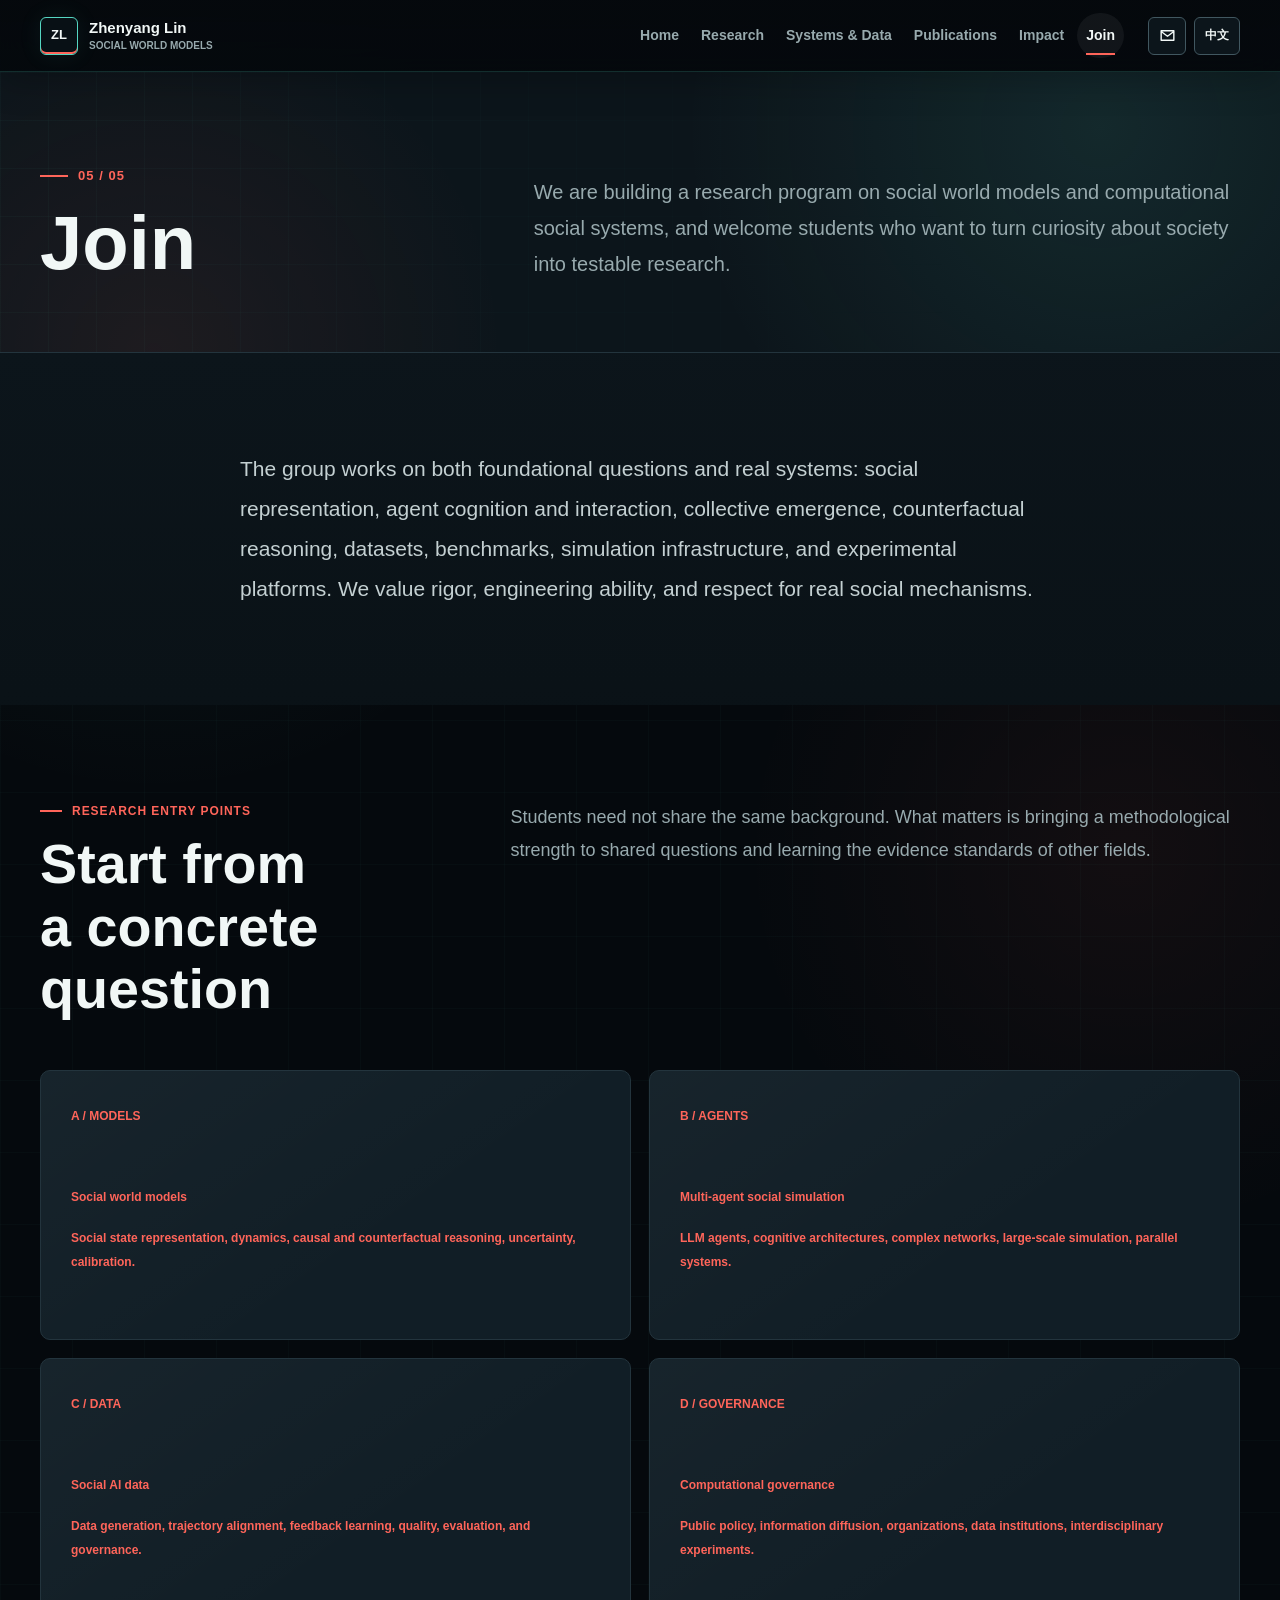
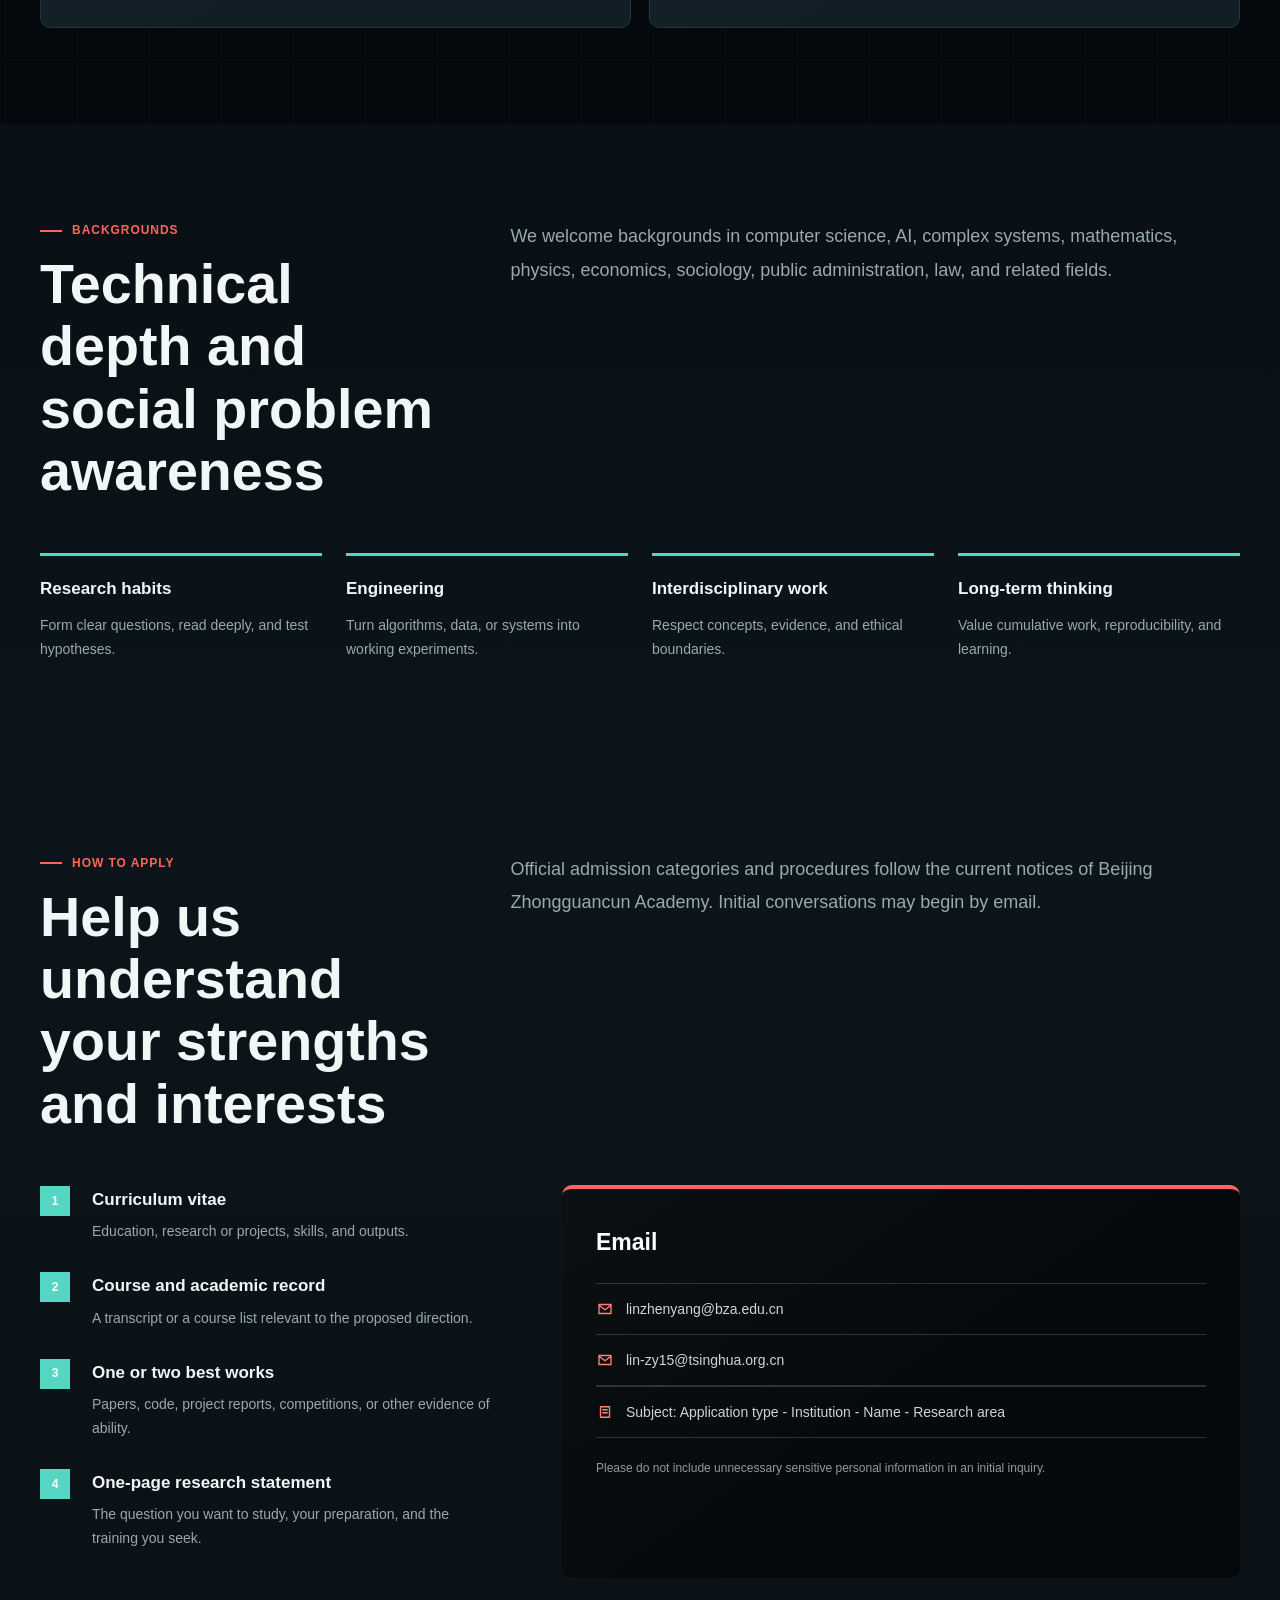
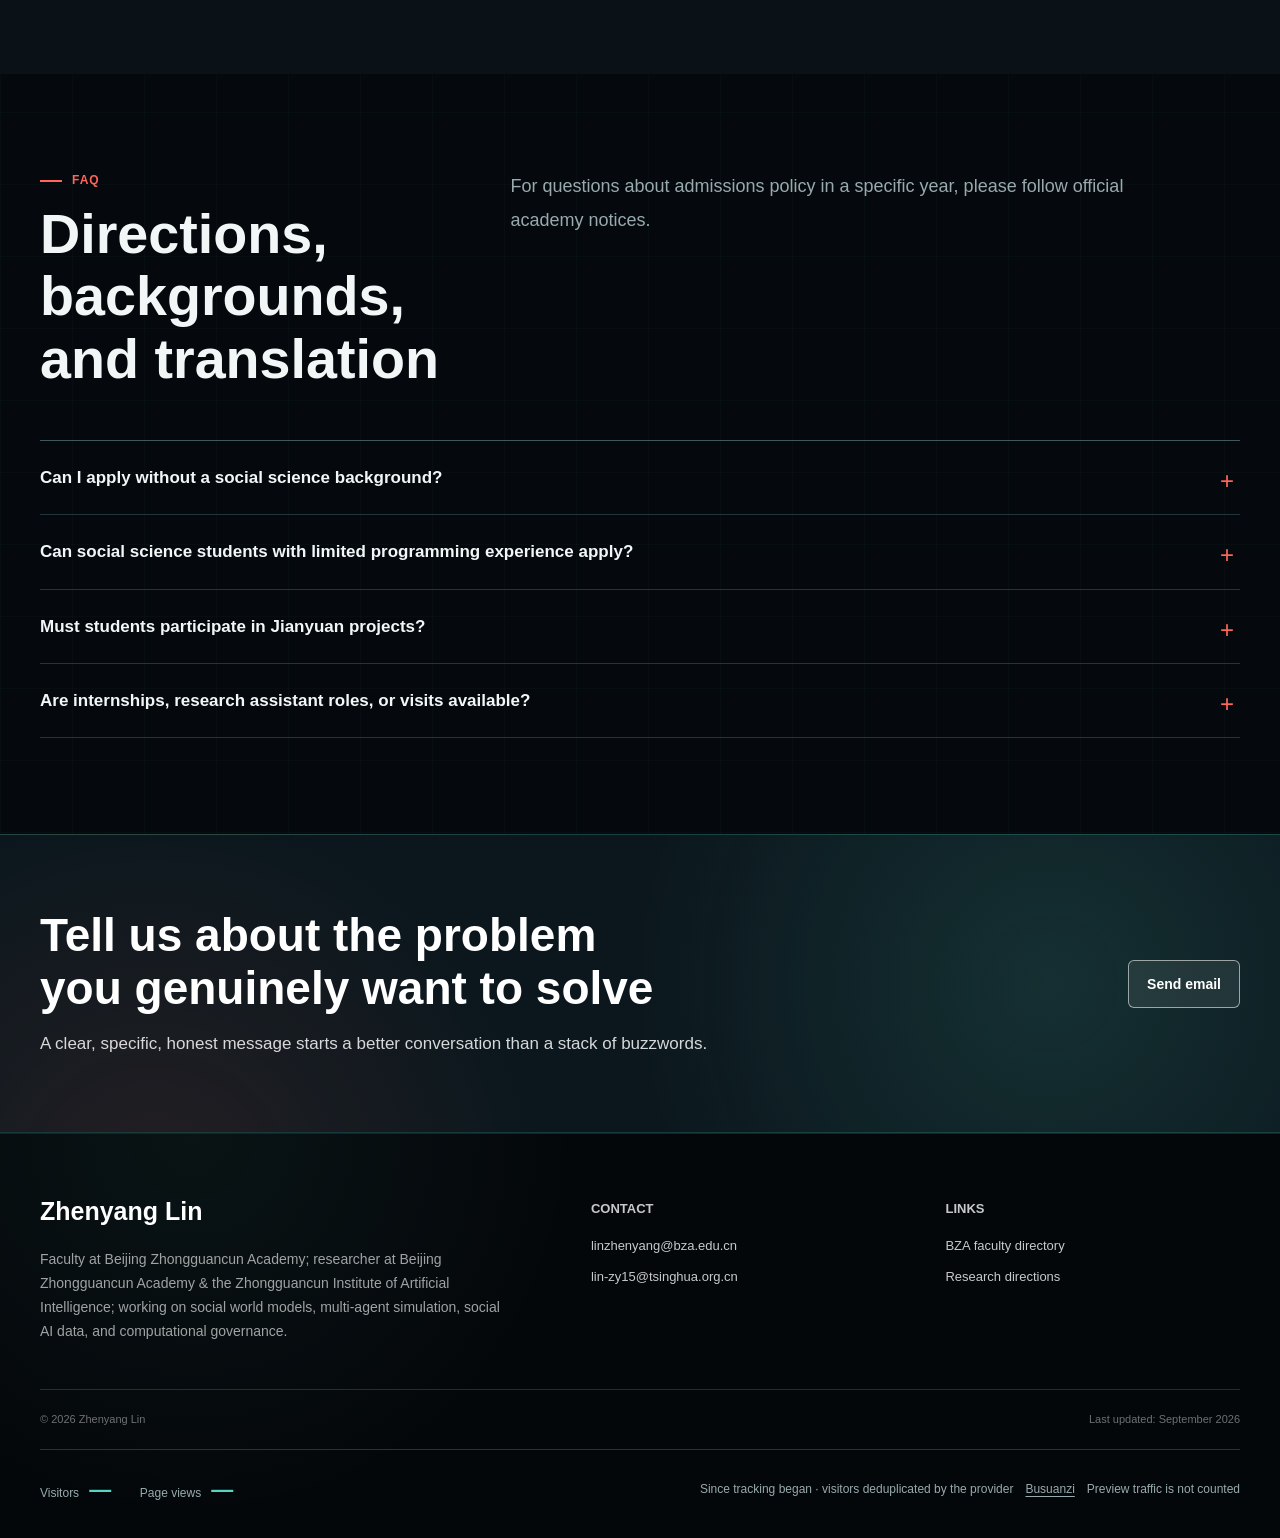
<file: join.html>
<!doctype html>
<html lang="en" data-lang="en" class="no-js">
  <head>
    <meta charset="utf-8" />
    <meta name="viewport" content="width=device-width, initial-scale=1" />
    <meta
      name="description"
      content="加入林镇阳课题组，研究社会世界模型、多智能体社会模拟、社会 AI Data 与计算治理。"
    />
    <meta name="theme-color" content="#141918" />
    <title>加入我们 | 林镇阳</title>
    <link rel="icon" href="assets/images/brand/favicon.svg" type="image/svg+xml" />
    <link rel="stylesheet" href="assets/css/main.css" />
    <script defer src="assets/js/main.js"></script>
    <script defer src="assets/js/visitors.js"></script>
  </head>
  <body
    data-title-zh="加入我们 | 林镇阳"
    data-title-en="Join | Zhenyang Lin"
  >
    <a class="skip-link" href="#main-content">
      <span class="lang-zh">跳至主要内容</span>
      <span class="lang-en">Skip to content</span>
    </a>
    <header class="site-header">
      <div class="nav-shell">
        <a class="brand" href="index.html" aria-label="林镇阳个人网站首页">
          <span class="brand-mark">ZL</span>
          <span class="brand-copy">
            <span class="brand-name">
              <span class="lang-zh">林镇阳</span>
              <span class="lang-en">Zhenyang Lin</span>
            </span>
            <span class="brand-field">
              <span class="lang-zh">社会世界模型</span>
              <span class="lang-en">Social World Models</span>
            </span>
          </span>
        </a>
        <nav
          class="site-nav"
          id="site-navigation"
          data-site-nav
          aria-label="Main navigation"
        >
          <a href="index.html">
            <span class="lang-zh">首页</span>
            <span class="lang-en">Home</span>
          </a>
          <a href="research.html">
            <span class="lang-zh">研究方向</span>
            <span class="lang-en">Research</span>
          </a>
          <a href="systems.html">
            <span class="lang-zh">系统平台</span>
            <span class="lang-en">Systems &amp; Data</span>
          </a>
          <a href="publications.html">
            <span class="lang-zh">学术成果</span>
            <span class="lang-en">Publications</span>
          </a>
          <a href="impact.html">
            <span class="lang-zh">产业转化</span>
            <span class="lang-en">Impact</span>
          </a>
          <a href="join.html" aria-current="page">
            <span class="lang-zh">加入我们</span>
            <span class="lang-en">Join</span>
          </a>
        </nav>
        <div class="nav-tools">
          <a
            class="icon-button"
            href="mailto:linzhenyang@bza.edu.cn"
            aria-label="发送邮件"
            title="Email"
          >
            <svg viewBox="0 0 24 24" fill="none" aria-hidden="true">
              <path
                d="M4 6h16v12H4zM4 7l8 6 8-6"
                stroke="currentColor"
                stroke-width="1.8"
                stroke-linejoin="round"
              />
            </svg>
          </a>
          <button
            class="language-button"
            type="button"
            data-language-toggle
            aria-label="Switch to English"
          >
            EN
          </button>
          <button
            class="menu-button"
            type="button"
            data-menu-toggle
            aria-expanded="false"
            aria-controls="site-navigation"
            aria-label="打开导航菜单"
          >
            <svg viewBox="0 0 24 24" fill="none" aria-hidden="true">
              <path
                d="M4 7h16M4 12h16M4 17h16"
                stroke="currentColor"
                stroke-width="1.8"
                stroke-linecap="round"
              />
            </svg>
          </button>
        </div>
      </div>
    </header>

    <main id="main-content">
      <section class="page-hero">
        <div class="page-shell page-hero-grid">
          <div>
            <span class="page-number">05 / 05</span>
            <h1 class="page-title">
              <span class="lang-zh">加入我们</span>
              <span class="lang-en">Join</span>
            </h1>
          </div>
          <p class="page-intro">
            <span class="lang-zh"
              >我们正在建设“社会世界模型与计算社会系统”研究方向，欢迎对复杂社会问题有好奇心、愿意把想法变成可验证研究的同学。</span
            >
            <span class="lang-en"
              >We are building a research program on social world models and
              computational social systems, and welcome students who want to
              turn curiosity about society into testable research.</span
            >
          </p>
        </div>
      </section>

      <section class="section section-white">
        <div class="reading-shell reveal">
          <p class="join-lead lang-zh">
            这里既有基础问题，也有真实系统：你可以研究社会表征、智能体认知与交互、群体涌现和反事实推理，也可以建设数据集、评测基准、仿真基础设施和面向现实问题的实验平台。我们重视严谨性、工程能力和对现实机制的尊重，希望每位成员都能形成可验证、可复现、可交流的成果。
          </p>
          <p class="join-lead lang-en">
            The group works on both foundational questions and real systems:
            social representation, agent cognition and interaction, collective
            emergence, counterfactual reasoning, datasets, benchmarks,
            simulation infrastructure, and experimental platforms. We value
            rigor, engineering ability, and respect for real social mechanisms.
          </p>
        </div>
      </section>

      <section class="section">
        <div class="page-shell">
          <div class="section-heading reveal">
            <div>
              <p class="section-kicker">
                <span class="lang-zh">研究切口</span>
                <span class="lang-en">Research entry points</span>
              </p>
              <h2 class="section-title">
                <span class="lang-zh">从一个具体问题开始</span>
                <span class="lang-en">Start from a concrete question</span>
              </h2>
            </div>
            <p class="section-lead">
              <span class="lang-zh"
                >不要求所有同学拥有相同背景。重要的是能把自己的方法优势带到共同问题中，并愿意理解其他学科的证据标准。</span
              >
              <span class="lang-en"
                >Students need not share the same background. What matters is
                bringing a methodological strength to shared questions and
                learning the evidence standards of other fields.</span
              >
            </p>
          </div>

          <div class="join-grid reveal">
            <article class="join-card">
              <span>A / MODELS</span>
              <h3>
                <span class="lang-zh">社会世界模型</span>
                <span class="lang-en">Social world models</span>
              </h3>
              <p>
                <span class="lang-zh"
                  >社会状态表征、动力学学习、因果与反事实推理、不确定性、模型校准。</span
                >
                <span class="lang-en"
                  >Social state representation, dynamics, causal and
                  counterfactual reasoning, uncertainty, calibration.</span
                >
              </p>
            </article>
            <article class="join-card">
              <span>B / AGENTS</span>
              <h3>
                <span class="lang-zh">多智能体社会模拟</span>
                <span class="lang-en">Multi-agent social simulation</span>
              </h3>
              <p>
                <span class="lang-zh"
                  >大语言模型智能体、认知架构、复杂网络、大规模仿真与并行系统。</span
                >
                <span class="lang-en"
                  >LLM agents, cognitive architectures, complex networks,
                  large-scale simulation, parallel systems.</span
                >
              </p>
            </article>
            <article class="join-card">
              <span>C / DATA</span>
              <h3>
                <span class="lang-zh">社会 AI Data</span>
                <span class="lang-en">Social AI data</span>
              </h3>
              <p>
                <span class="lang-zh"
                  >数据生成、轨迹对齐、反馈学习、数据质量、评测与数据治理。</span
                >
                <span class="lang-en"
                  >Data generation, trajectory alignment, feedback learning,
                  quality, evaluation, and governance.</span
                >
              </p>
            </article>
            <article class="join-card">
              <span>D / GOVERNANCE</span>
              <h3>
                <span class="lang-zh">计算治理</span>
                <span class="lang-en">Computational governance</span>
              </h3>
              <p>
                <span class="lang-zh"
                  >公共政策、舆情传播、产业与组织、数据制度和跨学科计算实验。</span
                >
                <span class="lang-en"
                  >Public policy, information diffusion, organizations, data
                  institutions, interdisciplinary experiments.</span
                >
              </p>
            </article>
          </div>
        </div>
      </section>

      <section class="section section-tint">
        <div class="page-shell">
          <div class="section-heading reveal">
            <div>
              <p class="section-kicker">
                <span class="lang-zh">适合背景</span>
                <span class="lang-en">Backgrounds</span>
              </p>
              <h2 class="section-title">
                <span class="lang-zh">技术能力与社会问题意识并重</span>
                <span class="lang-en"
                  >Technical depth and social problem awareness</span
                >
              </h2>
            </div>
            <p class="section-lead">
              <span class="lang-zh"
                >欢迎来自计算机、人工智能、复杂系统、数学、物理、经济学、社会学、公共管理、法学及相关专业的同学。</span
              >
              <span class="lang-en"
                >We welcome backgrounds in computer science, AI, complex
                systems, mathematics, physics, economics, sociology, public
                administration, law, and related fields.</span
              >
            </p>
          </div>
          <div class="principle-grid reveal">
            <article class="principle">
              <h3>
                <span class="lang-zh">研究习惯</span>
                <span class="lang-en">Research habits</span>
              </h3>
              <p>
                <span class="lang-zh">愿意提出明确问题、阅读文献并检验假设。</span>
                <span class="lang-en"
                  >Form clear questions, read deeply, and test hypotheses.</span
                >
              </p>
            </article>
            <article class="principle">
              <h3>
                <span class="lang-zh">工程能力</span>
                <span class="lang-en">Engineering</span>
              </h3>
              <p>
                <span class="lang-zh">能够把算法、数据或系统做成可运行实验。</span>
                <span class="lang-en"
                  >Turn algorithms, data, or systems into working
                  experiments.</span
                >
              </p>
            </article>
            <article class="principle">
              <h3>
                <span class="lang-zh">跨学科沟通</span>
                <span class="lang-en">Interdisciplinary work</span>
              </h3>
              <p>
                <span class="lang-zh">尊重不同学科的概念、证据与伦理边界。</span>
                <span class="lang-en"
                  >Respect concepts, evidence, and ethical boundaries.</span
                >
              </p>
            </article>
            <article class="principle">
              <h3>
                <span class="lang-zh">长期主义</span>
                <span class="lang-en">Long-term thinking</span>
              </h3>
              <p>
                <span class="lang-zh">重视过程积累、复现质量和持续学习。</span>
                <span class="lang-en"
                  >Value cumulative work, reproducibility, and learning.</span
                >
              </p>
            </article>
          </div>
        </div>
      </section>

      <section class="section section-white">
        <div class="page-shell">
          <div class="section-heading reveal">
            <div>
              <p class="section-kicker">
                <span class="lang-zh">申请方式</span>
                <span class="lang-en">How to apply</span>
              </p>
              <h2 class="section-title">
                <span class="lang-zh">让我们快速理解你的能力和兴趣</span>
                <span class="lang-en"
                  >Help us understand your strengths and interests</span
                >
              </h2>
            </div>
            <p class="section-lead">
              <span class="lang-zh"
                >招生类型与正式流程以北京中关村学院当期通知为准。前期交流可通过邮件发起。</span
              >
              <span class="lang-en"
                >Official admission categories and procedures follow the
                current notices of Beijing Zhongguancun Academy. Initial
                conversations may begin by email.</span
              >
            </p>
          </div>

          <div class="application-grid reveal">
            <ol class="application-steps">
              <li>
                <h3>
                  <span class="lang-zh">准备简历</span>
                  <span class="lang-en">Curriculum vitae</span>
                </h3>
                <p>
                  <span class="lang-zh"
                    >包括教育经历、研究或项目经历、技能与成果。</span
                  >
                  <span class="lang-en"
                    >Education, research or projects, skills, and outputs.</span
                  >
                </p>
              </li>
              <li>
                <h3>
                  <span class="lang-zh">课程与成绩信息</span>
                  <span class="lang-en">Course and academic record</span>
                </h3>
                <p>
                  <span class="lang-zh"
                    >提交成绩单，或提供与申请方向相关的课程清单。</span
                  >
                  <span class="lang-en"
                    >A transcript or a course list relevant to the proposed
                    direction.</span
                  >
                </p>
              </li>
              <li>
                <h3>
                  <span class="lang-zh">1–2项代表作</span>
                  <span class="lang-en">One or two best works</span>
                </h3>
                <p>
                  <span class="lang-zh"
                    >论文、代码、项目报告、竞赛成果或能够体现能力的作品。</span
                  >
                  <span class="lang-en"
                    >Papers, code, project reports, competitions, or other
                    evidence of ability.</span
                  >
                </p>
              </li>
              <li>
                <h3>
                  <span class="lang-zh">一页研究兴趣说明</span>
                  <span class="lang-en">One-page research statement</span>
                </h3>
                <p>
                  <span class="lang-zh"
                    >说明想研究的问题、已有准备，以及希望从课题组获得什么训练。</span
                  >
                  <span class="lang-en"
                    >The question you want to study, your preparation, and the
                    training you seek.</span
                  >
                </p>
              </li>
            </ol>

            <aside class="contact-panel">
              <h3>
                <span class="lang-zh">邮件联系</span>
                <span class="lang-en">Email</span>
              </h3>
              <a class="contact-line" href="mailto:linzhenyang@bza.edu.cn">
                <svg viewBox="0 0 24 24" fill="none" aria-hidden="true">
                  <path
                    d="M4 6h16v12H4zM4 7l8 6 8-6"
                    stroke="currentColor"
                    stroke-width="1.8"
                    stroke-linejoin="round"
                  />
                </svg>
                <span>linzhenyang@bza.edu.cn</span>
              </a>
              <a class="contact-line" href="mailto:lin-zy15@tsinghua.org.cn">
                <svg viewBox="0 0 24 24" fill="none" aria-hidden="true">
                  <path
                    d="M4 6h16v12H4zM4 7l8 6 8-6"
                    stroke="currentColor"
                    stroke-width="1.8"
                    stroke-linejoin="round"
                  />
                </svg>
                <span>lin-zy15@tsinghua.org.cn</span>
              </a>
              <div class="contact-line">
                <svg viewBox="0 0 24 24" fill="none" aria-hidden="true">
                  <path
                    d="M6 5h12v14H6zM9 9h6M9 13h6"
                    stroke="currentColor"
                    stroke-width="1.8"
                    stroke-linecap="round"
                    stroke-linejoin="round"
                  />
                </svg>
                <span>
                  <span class="lang-zh"
                    >邮件主题：申请类型-学校/单位-姓名-研究方向</span
                  >
                  <span class="lang-en"
                    >Subject: Application type - Institution - Name - Research
                    area</span
                  >
                </span>
              </div>
              <p class="contact-note">
                <span class="lang-zh"
                  >请勿在初次邮件中发送身份证件、银行信息等不必要的敏感个人信息。</span
                >
                <span class="lang-en"
                  >Please do not include unnecessary sensitive personal
                  information in an initial inquiry.</span
                >
              </p>
            </aside>
          </div>
        </div>
      </section>

      <section class="section">
        <div class="page-shell">
          <div class="section-heading reveal">
            <div>
              <p class="section-kicker">
                <span class="lang-zh">常见问题</span>
                <span class="lang-en">FAQ</span>
              </p>
              <h2 class="section-title">
                <span class="lang-zh">关于方向、背景与产业转化</span>
                <span class="lang-en"
                  >Directions, backgrounds, and translation</span
                >
              </h2>
            </div>
            <p class="section-lead">
              <span class="lang-zh"
                >如果你的问题涉及当年招生政策，请以学院正式通知为准。</span
              >
              <span class="lang-en"
                >For questions about admissions policy in a specific year,
                please follow official academy notices.</span
              >
            </p>
          </div>

          <div class="faq reveal">
            <details>
              <summary>
                <span class="lang-zh">没有社会科学背景可以申请吗？</span>
                <span class="lang-en"
                  >Can I apply without a social science background?</span
                >
              </summary>
              <p>
                <span class="lang-zh"
                  >可以。计算机、人工智能、数学、物理和复杂系统背景都很适合，但需要愿意学习社会科学概念、研究设计和伦理规范。</span
                >
                <span class="lang-en"
                  >Yes. Computer science, AI, mathematics, physics, and complex
                  systems are all relevant, provided you are willing to learn
                  social science concepts, research design, and ethics.</span
                >
              </p>
            </details>
            <details>
              <summary>
                <span class="lang-zh">社会科学专业但编程经验不多，可以申请吗？</span>
                <span class="lang-en"
                  >Can social science students with limited programming
                  experience apply?</span
                >
              </summary>
              <p>
                <span class="lang-zh"
                  >可以。扎实的问题意识、理论基础、实证方法和数据经验同样重要。建议在申请材料中说明目前的技术基础和学习计划。</span
                >
                <span class="lang-en"
                  >Yes. Strong questions, theory, empirical methods, and data
                  experience are valuable. Explain your current technical
                  foundation and learning plan in the application.</span
                >
              </p>
            </details>
            <details>
              <summary>
                <span class="lang-zh">学生是否必须参与鉴远智能的项目？</span>
                <span class="lang-en"
                  >Must students participate in Jianyuan projects?</span
                >
              </summary>
              <p>
                <span class="lang-zh"
                  >不必须。学生培养和学术研究是课题组的核心。任何涉及企业项目的参与都应基于自愿、适配研究目标，并遵守学院规定及清晰的知识产权、数据和发表边界。</span
                >
                <span class="lang-en"
                  >No. Education and academic research are central. Any company
                  project participation should be voluntary, aligned with
                  research goals, and governed by academy rules and explicit
                  IP, data, and publication boundaries.</span
                >
              </p>
            </details>
            <details>
              <summary>
                <span class="lang-zh">可以申请实习、科研助理或访问交流吗？</span>
                <span class="lang-en"
                  >Are internships, research assistant roles, or visits
                  available?</span
                >
              </summary>
              <p>
                <span class="lang-zh"
                  >可通过邮件说明希望参与的类型、时间和研究方向。是否开放取决于当期课题、学院安排和指导容量。</span
                >
                <span class="lang-en"
                  >Email the requested format, timing, and research direction.
                  Availability depends on current projects, academy
                  arrangements, and supervision capacity.</span
                >
              </p>
            </details>
          </div>
        </div>
      </section>

      <section class="cta-band">
        <div class="page-shell cta-layout">
          <div>
            <h2>
              <span class="lang-zh">期待看到你真正想解决的问题</span>
              <span class="lang-en"
                >Tell us about the problem you genuinely want to solve</span
              >
            </h2>
            <p>
              <span class="lang-zh"
                >一封清楚、具体、诚实的邮件，比堆叠术语更能开启一次有价值的交流。</span
              >
              <span class="lang-en"
                >A clear, specific, honest message starts a better conversation
                than a stack of buzzwords.</span
              >
            </p>
          </div>
          <a class="button button-light" href="mailto:linzhenyang@bza.edu.cn">
            <span class="lang-zh">发送邮件</span>
            <span class="lang-en">Send email</span>
          </a>
        </div>
      </section>
    </main>

    <footer class="site-footer">
      <div class="page-shell">
        <div class="footer-grid">
          <div>
            <h2 class="footer-name">
              <span class="lang-zh">林镇阳</span>
              <span class="lang-en">Zhenyang Lin</span>
            </h2>
            <p class="footer-description">
              <span class="lang-zh"
                >北京中关村学院博士生导师，北京中关村学院&amp;中关村人工智能研究院研究员，研究社会世界模型、多智能体社会模拟、社会
                AI Data 与计算治理。</span
              >
              <span class="lang-en"
                >Faculty at Beijing Zhongguancun Academy; researcher at Beijing
                Zhongguancun Academy &amp; the Zhongguancun Institute of
                Artificial Intelligence; working on social world models,
                multi-agent simulation, social AI data, and computational
                governance.</span
              >
            </p>
          </div>
          <div class="footer-column">
            <h3>
              <span class="lang-zh">联系</span>
              <span class="lang-en">Contact</span>
            </h3>
            <a href="mailto:linzhenyang@bza.edu.cn">linzhenyang@bza.edu.cn</a>
            <a href="mailto:lin-zy15@tsinghua.org.cn"
              >lin-zy15@tsinghua.org.cn</a
            >
          </div>
          <div class="footer-column">
            <h3>
              <span class="lang-zh">相关链接</span>
              <span class="lang-en">Links</span>
            </h3>
            <a
              href="https://www.bza.edu.cn/teacher/cpuolj2lxnlvapnph97gault4op3o8vf"
            >
              <span class="lang-zh">北京中关村学院博士生导师页</span>
              <span class="lang-en">BZA faculty directory</span>
            </a>
            <a href="research.html">
              <span class="lang-zh">研究方向</span>
              <span class="lang-en">Research directions</span>
            </a>
          </div>
        </div>
        <div class="footer-bottom">
          <span
            >© <span data-current-year>2026</span>
            <span class="lang-zh">林镇阳</span
            ><span class="lang-en">Zhenyang Lin</span></span
          >
          <span>
            <span class="lang-zh">最后更新：2026年9月</span>
            <span class="lang-en">Last updated: September 2026</span>
          </span>
        </div>
      </div>
    </footer>
  </body>
</html>
</file>
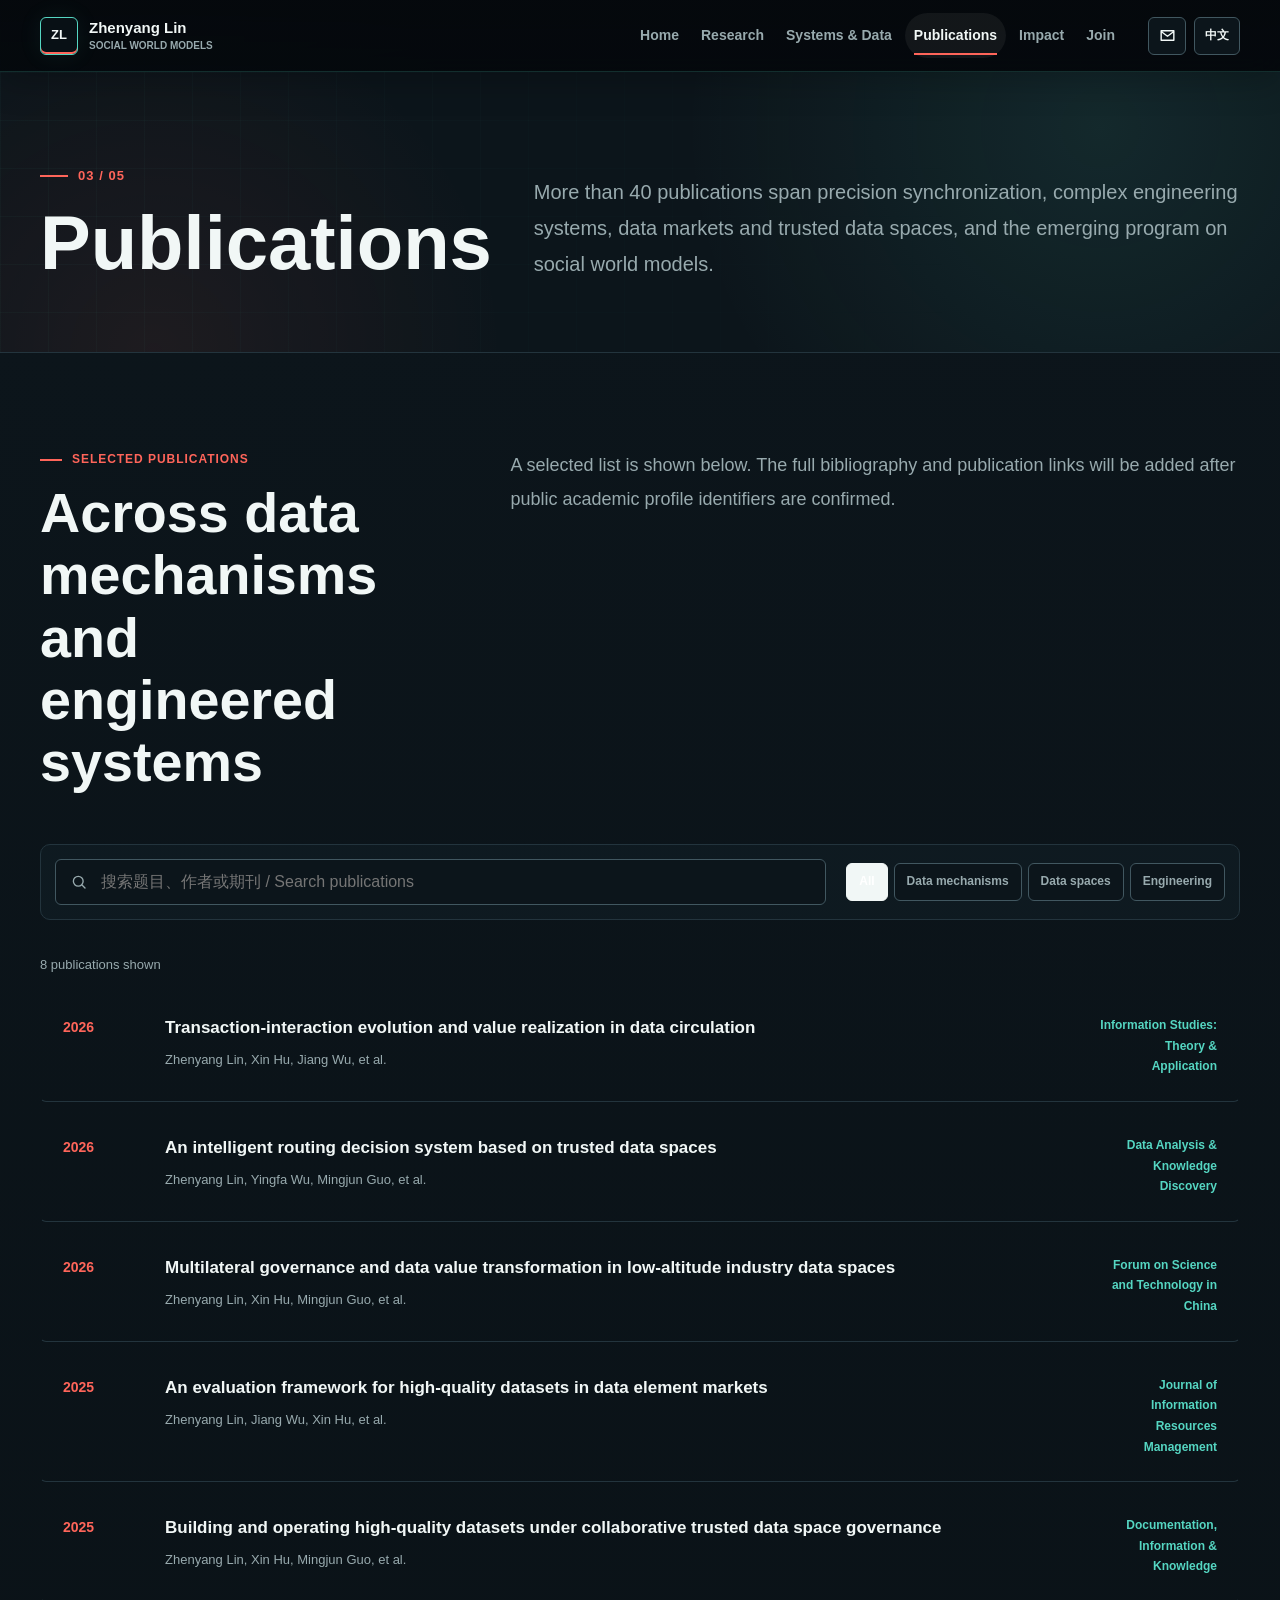
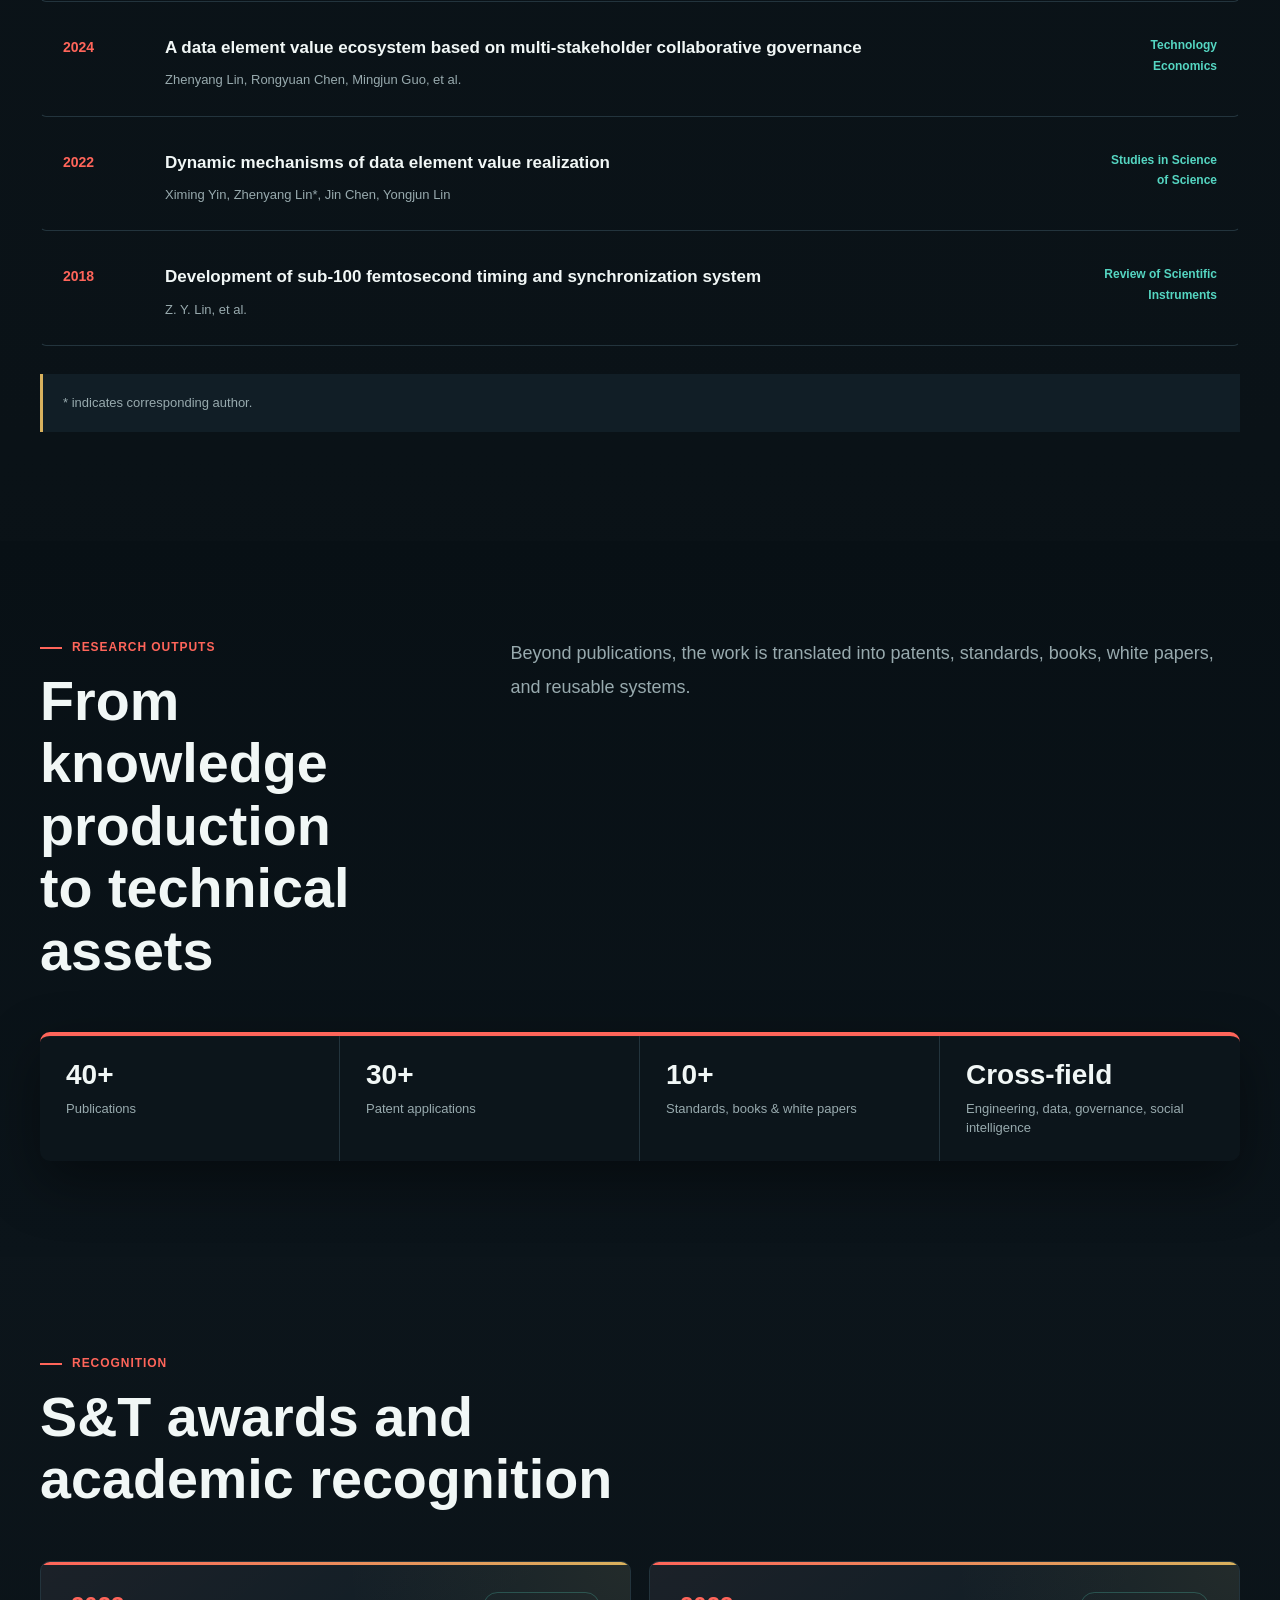
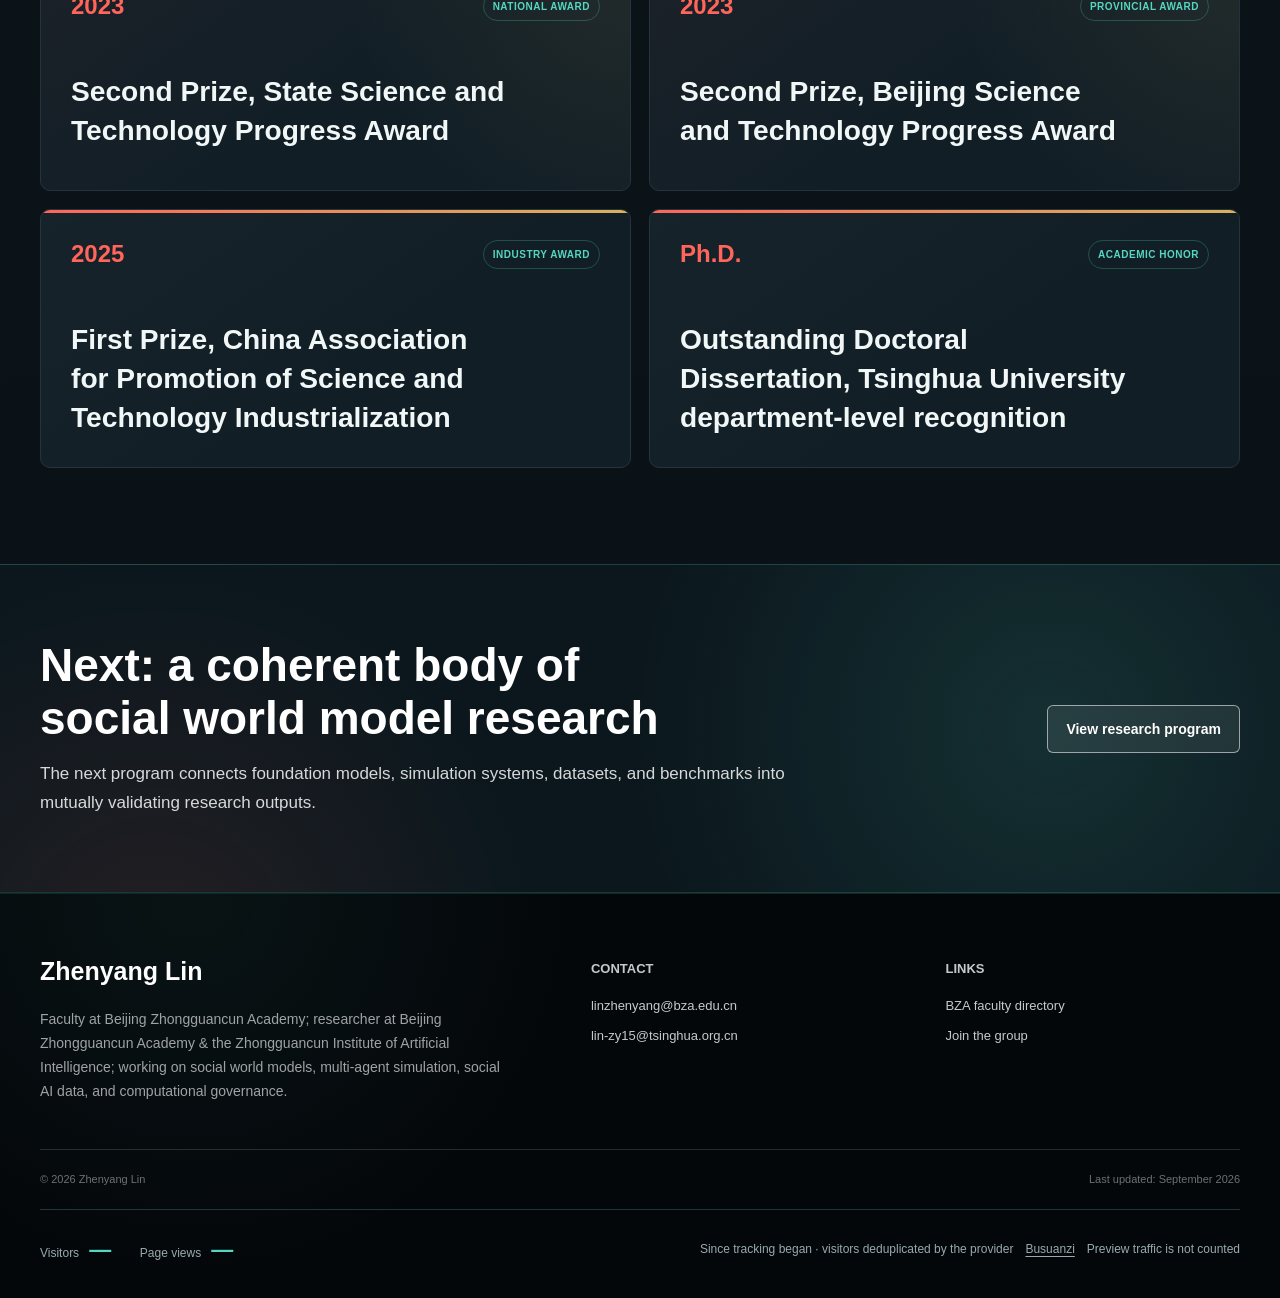
<file: publications.html>
<!doctype html>
<html lang="en" data-lang="en" class="no-js">
  <head>
    <meta charset="utf-8" />
    <meta name="viewport" content="width=device-width, initial-scale=1" />
    <meta
      name="description"
      content="林镇阳的代表性学术成果，涵盖社会数据、数据要素、可信数据空间与复杂工程系统。"
    />
    <meta name="theme-color" content="#141918" />
    <title>学术成果 | 林镇阳</title>
    <link rel="icon" href="assets/images/brand/favicon.svg" type="image/svg+xml" />
    <link rel="stylesheet" href="assets/css/main.css" />
    <script defer src="assets/js/main.js"></script>
    <script defer src="assets/js/visitors.js"></script>
  </head>
  <body
    data-title-zh="学术成果 | 林镇阳"
    data-title-en="Publications | Zhenyang Lin"
  >
    <a class="skip-link" href="#main-content">
      <span class="lang-zh">跳至主要内容</span>
      <span class="lang-en">Skip to content</span>
    </a>
    <header class="site-header">
      <div class="nav-shell">
        <a class="brand" href="index.html" aria-label="林镇阳个人网站首页">
          <span class="brand-mark">ZL</span>
          <span class="brand-copy">
            <span class="brand-name">
              <span class="lang-zh">林镇阳</span>
              <span class="lang-en">Zhenyang Lin</span>
            </span>
            <span class="brand-field">
              <span class="lang-zh">社会世界模型</span>
              <span class="lang-en">Social World Models</span>
            </span>
          </span>
        </a>
        <nav
          class="site-nav"
          id="site-navigation"
          data-site-nav
          aria-label="Main navigation"
        >
          <a href="index.html">
            <span class="lang-zh">首页</span>
            <span class="lang-en">Home</span>
          </a>
          <a href="research.html">
            <span class="lang-zh">研究方向</span>
            <span class="lang-en">Research</span>
          </a>
          <a href="systems.html">
            <span class="lang-zh">系统平台</span>
            <span class="lang-en">Systems &amp; Data</span>
          </a>
          <a href="publications.html" aria-current="page">
            <span class="lang-zh">学术成果</span>
            <span class="lang-en">Publications</span>
          </a>
          <a href="impact.html">
            <span class="lang-zh">产业转化</span>
            <span class="lang-en">Impact</span>
          </a>
          <a href="join.html">
            <span class="lang-zh">加入我们</span>
            <span class="lang-en">Join</span>
          </a>
        </nav>
        <div class="nav-tools">
          <a
            class="icon-button"
            href="mailto:linzhenyang@bza.edu.cn"
            aria-label="发送邮件"
            title="Email"
          >
            <svg viewBox="0 0 24 24" fill="none" aria-hidden="true">
              <path
                d="M4 6h16v12H4zM4 7l8 6 8-6"
                stroke="currentColor"
                stroke-width="1.8"
                stroke-linejoin="round"
              />
            </svg>
          </a>
          <button
            class="language-button"
            type="button"
            data-language-toggle
            aria-label="Switch to English"
          >
            EN
          </button>
          <button
            class="menu-button"
            type="button"
            data-menu-toggle
            aria-expanded="false"
            aria-controls="site-navigation"
            aria-label="打开导航菜单"
          >
            <svg viewBox="0 0 24 24" fill="none" aria-hidden="true">
              <path
                d="M4 7h16M4 12h16M4 17h16"
                stroke="currentColor"
                stroke-width="1.8"
                stroke-linecap="round"
              />
            </svg>
          </button>
        </div>
      </div>
    </header>

    <main id="main-content">
      <section class="page-hero">
        <div class="page-shell page-hero-grid">
          <div>
            <span class="page-number">03 / 05</span>
            <h1 class="page-title">
              <span class="lang-zh">学术成果</span>
              <span class="lang-en">Publications</span>
            </h1>
          </div>
          <p class="page-intro">
            <span class="lang-zh"
              >已发表论文40余篇，研究经历跨越精密同步与复杂工程系统、数据要素与可信数据空间，并逐步汇聚到社会世界模型与社会智能基础设施。</span
            >
            <span class="lang-en"
              >More than 40 publications span precision synchronization,
              complex engineering systems, data markets and trusted data
              spaces, and the emerging program on social world models.</span
            >
          </p>
        </div>
      </section>

      <section class="section section-white">
        <div class="page-shell">
          <div class="section-heading reveal">
            <div>
              <p class="section-kicker">
                <span class="lang-zh">代表性成果</span>
                <span class="lang-en">Selected publications</span>
              </p>
              <h2 class="section-title">
                <span class="lang-zh">跨越数据机制与工程系统</span>
                <span class="lang-en"
                  >Across data mechanisms and engineered systems</span
                >
              </h2>
            </div>
            <p class="section-lead">
              <span class="lang-zh"
                >以下为代表性论文。完整论文目录和论文链接将在确认公开学术主页标识后进一步补充。</span
              >
              <span class="lang-en"
                >A selected list is shown below. The full bibliography and
                publication links will be added after public academic profile
                identifiers are confirmed.</span
              >
            </p>
          </div>

          <div class="filter-bar reveal">
            <label class="search-field">
              <svg viewBox="0 0 24 24" fill="none" aria-hidden="true">
                <circle
                  cx="11"
                  cy="11"
                  r="6.5"
                  stroke="currentColor"
                  stroke-width="1.8"
                />
                <path
                  d="m16 16 4 4"
                  stroke="currentColor"
                  stroke-width="1.8"
                  stroke-linecap="round"
                />
              </svg>
              <input
                class="search-input"
                type="search"
                data-publication-search
                aria-label="搜索论文"
                placeholder="搜索题目、作者或期刊 / Search publications"
              />
            </label>
            <div class="filter-group" aria-label="Publication filters">
              <button
                class="filter-button is-active"
                type="button"
                data-publication-filter="all"
                aria-pressed="true"
              >
                <span class="lang-zh">全部</span>
                <span class="lang-en">All</span>
              </button>
              <button
                class="filter-button"
                type="button"
                data-publication-filter="social-data"
                aria-pressed="false"
              >
                <span class="lang-zh">数据机制</span>
                <span class="lang-en">Data mechanisms</span>
              </button>
              <button
                class="filter-button"
                type="button"
                data-publication-filter="data-space"
                aria-pressed="false"
              >
                <span class="lang-zh">数据空间</span>
                <span class="lang-en">Data spaces</span>
              </button>
              <button
                class="filter-button"
                type="button"
                data-publication-filter="engineering"
                aria-pressed="false"
              >
                <span class="lang-zh">工程系统</span>
                <span class="lang-en">Engineering</span>
              </button>
            </div>
          </div>

          <p class="result-count" data-publication-count>显示 8 项成果</p>
          <div class="publication-list reveal" data-publication-list>
            <article
              class="publication-item"
              data-publication-item
              data-category="social-data"
            >
              <span class="publication-year">2026</span>
              <div>
                <h3 class="publication-title lang-zh">
                  信息生态下数据要素流通“交易—交互”演化与价值释放
                </h3>
                <h3 class="publication-title lang-en">
                  Transaction-interaction evolution and value realization in
                  data circulation
                </h3>
                <p class="publication-authors">
                  <span class="lang-zh">林镇阳, 胡鑫, 吴江, 等</span>
                  <span class="lang-en">Zhenyang Lin, Xin Hu, Jiang Wu, et al.</span>
                </p>
              </div>
              <span class="publication-venue">
                <span class="lang-zh">情报理论与实践</span>
                <span class="lang-en"
                  >Information Studies: Theory &amp; Application</span
                >
              </span>
            </article>

            <article
              class="publication-item"
              data-publication-item
              data-category="data-space"
            >
              <span class="publication-year">2026</span>
              <div>
                <h3 class="publication-title lang-zh">
                  基于可信数据空间的智能路由决策系统——以公共数据授权运营为例
                </h3>
                <h3 class="publication-title lang-en">
                  An intelligent routing decision system based on trusted data
                  spaces
                </h3>
                <p class="publication-authors">
                  <span class="lang-zh">林镇阳, 吴英发, 郭明军, 等</span>
                  <span class="lang-en"
                    >Zhenyang Lin, Yingfa Wu, Mingjun Guo, et al.</span
                  >
                </p>
              </div>
              <span class="publication-venue">
                <span class="lang-zh">数据分析与知识发现</span>
                <span class="lang-en">Data Analysis &amp; Knowledge Discovery</span>
              </span>
            </article>

            <article
              class="publication-item"
              data-publication-item
              data-category="data-space social-data"
            >
              <span class="publication-year">2026</span>
              <div>
                <h3 class="publication-title lang-zh">
                  低空行业数据空间多边协同治理机制与数据价值转化路径研究
                </h3>
                <h3 class="publication-title lang-en">
                  Multilateral governance and data value transformation in
                  low-altitude industry data spaces
                </h3>
                <p class="publication-authors">
                  <span class="lang-zh">林镇阳, 胡鑫, 郭明军, 等</span>
                  <span class="lang-en"
                    >Zhenyang Lin, Xin Hu, Mingjun Guo, et al.</span
                  >
                </p>
              </div>
              <span class="publication-venue">
                <span class="lang-zh">中国科技论坛</span>
                <span class="lang-en">Forum on Science and Technology in China</span>
              </span>
            </article>

            <article
              class="publication-item"
              data-publication-item
              data-category="social-data"
            >
              <span class="publication-year">2025</span>
              <div>
                <h3 class="publication-title lang-zh">
                  数据要素市场中高质量数据集评价指标体系建设研究
                </h3>
                <h3 class="publication-title lang-en">
                  An evaluation framework for high-quality datasets in data
                  element markets
                </h3>
                <p class="publication-authors">
                  <span class="lang-zh">林镇阳, 吴江, 胡鑫, 等</span>
                  <span class="lang-en">Zhenyang Lin, Jiang Wu, Xin Hu, et al.</span>
                </p>
              </div>
              <span class="publication-venue">
                <span class="lang-zh">信息资源管理学报</span>
                <span class="lang-en"
                  >Journal of Information Resources Management</span
                >
              </span>
            </article>

            <article
              class="publication-item"
              data-publication-item
              data-category="data-space social-data"
            >
              <span class="publication-year">2025</span>
              <div>
                <h3 class="publication-title lang-zh">
                  可信数据空间协同治理下的高质量数据集建设与长效运营路径
                </h3>
                <h3 class="publication-title lang-en">
                  Building and operating high-quality datasets under
                  collaborative trusted data space governance
                </h3>
                <p class="publication-authors">
                  <span class="lang-zh">林镇阳, 胡鑫, 郭明军, 等</span>
                  <span class="lang-en"
                    >Zhenyang Lin, Xin Hu, Mingjun Guo, et al.</span
                  >
                </p>
              </div>
              <span class="publication-venue">
                <span class="lang-zh">图书情报知识</span>
                <span class="lang-en">Documentation, Information &amp; Knowledge</span>
              </span>
            </article>

            <article
              class="publication-item"
              data-publication-item
              data-category="social-data"
            >
              <span class="publication-year">2024</span>
              <div>
                <h3 class="publication-title lang-zh">
                  多元主体协同治理的数据要素价值生态体系研究
                </h3>
                <h3 class="publication-title lang-en">
                  A data element value ecosystem based on multi-stakeholder
                  collaborative governance
                </h3>
                <p class="publication-authors">
                  <span class="lang-zh">林镇阳, 陈荣源, 郭明军, 等</span>
                  <span class="lang-en"
                    >Zhenyang Lin, Rongyuan Chen, Mingjun Guo, et al.</span
                  >
                </p>
              </div>
              <span class="publication-venue">
                <span class="lang-zh">技术经济</span>
                <span class="lang-en">Technology Economics</span>
              </span>
            </article>

            <article
              class="publication-item"
              data-publication-item
              data-category="social-data"
            >
              <span class="publication-year">2022</span>
              <div>
                <h3 class="publication-title lang-zh">
                  数据要素价值化动态过程机制研究
                </h3>
                <h3 class="publication-title lang-en">
                  Dynamic mechanisms of data element value realization
                </h3>
                <p class="publication-authors">
                  <span class="lang-zh">尹西明, 林镇阳*, 陈劲, 林拥军</span>
                  <span class="lang-en"
                    >Ximing Yin, Zhenyang Lin*, Jin Chen, Yongjun Lin</span
                  >
                </p>
              </div>
              <span class="publication-venue">
                <span class="lang-zh">科学学研究</span>
                <span class="lang-en">Studies in Science of Science</span>
              </span>
            </article>

            <article
              class="publication-item"
              data-publication-item
              data-category="engineering"
            >
              <span class="publication-year">2018</span>
              <div>
                <h3 class="publication-title">
                  Development of sub-100 femtosecond timing and synchronization
                  system
                </h3>
                <p class="publication-authors">Z. Y. Lin, et al.</p>
              </div>
              <span class="publication-venue"
                >Review of Scientific Instruments</span
              >
            </article>
          </div>

          <p class="publication-note">
            <span class="lang-zh">* 为通讯作者标记。</span>
            <span class="lang-en">* indicates corresponding author.</span>
          </p>
        </div>
      </section>

      <section class="section section-tint">
        <div class="page-shell">
          <div class="section-heading reveal">
            <div>
              <p class="section-kicker">
                <span class="lang-zh">成果构成</span>
                <span class="lang-en">Research outputs</span>
              </p>
              <h2 class="section-title">
                <span class="lang-zh">从知识生产到技术沉淀</span>
                <span class="lang-en"
                  >From knowledge production to technical assets</span
                >
              </h2>
            </div>
            <p class="section-lead">
              <span class="lang-zh"
                >除学术论文外，研究还通过专利、标准、著作、白皮书和系统平台形成可复用的技术资产。</span
              >
              <span class="lang-en"
                >Beyond publications, the work is translated into patents,
                standards, books, white papers, and reusable systems.</span
              >
            </p>
          </div>
          <div class="signal-grid reveal">
            <div class="signal-item">
              <strong class="signal-value">40+</strong>
              <span class="signal-label">
                <span class="lang-zh">发表论文</span>
                <span class="lang-en">Publications</span>
              </span>
            </div>
            <div class="signal-item">
              <strong class="signal-value">30+</strong>
              <span class="signal-label">
                <span class="lang-zh">专利申请</span>
                <span class="lang-en">Patent applications</span>
              </span>
            </div>
            <div class="signal-item">
              <strong class="signal-value">10+</strong>
              <span class="signal-label">
                <span class="lang-zh">标准、著作及白皮书</span>
                <span class="lang-en">Standards, books &amp; white papers</span>
              </span>
            </div>
            <div class="signal-item">
              <strong class="signal-value">
                <span class="lang-zh">跨学科</span>
                <span class="lang-en">Cross-field</span>
              </strong>
              <span class="signal-label">
                <span class="lang-zh">工程、数据、治理与社会智能</span>
                <span class="lang-en"
                  >Engineering, data, governance, social intelligence</span
                >
              </span>
            </div>
          </div>
        </div>
      </section>

      <section class="section section-white" id="recognition">
        <div class="page-shell">
          <div class="section-heading section-heading-compact reveal">
            <div>
              <p class="section-kicker">
                <span class="lang-zh">荣誉</span>
                <span class="lang-en">Recognition</span>
              </p>
              <h2 class="section-title">
                <span class="lang-zh">科技奖项与学术荣誉</span>
                <span class="lang-en">S&amp;T awards and academic recognition</span>
              </h2>
            </div>
          </div>

          <div class="recognition-grid reveal">
            <article class="recognition-card recognition-card-featured">
              <div class="recognition-meta">
                <span class="recognition-year">2023</span>
                <span class="recognition-type">
                  <span class="lang-zh">国家级奖项</span>
                  <span class="lang-en">National award</span>
                </span>
              </div>
              <h3>
                <span class="lang-zh">国家科学技术进步奖二等奖</span>
                <span class="lang-en"
                  >Second Prize, State Science and Technology Progress
                  Award</span
                >
              </h3>
            </article>

            <article class="recognition-card recognition-card-featured">
              <div class="recognition-meta">
                <span class="recognition-year">2023</span>
                <span class="recognition-type">
                  <span class="lang-zh">省部级奖项</span>
                  <span class="lang-en">Provincial award</span>
                </span>
              </div>
              <h3>
                <span class="lang-zh">北京市科学技术进步奖二等奖</span>
                <span class="lang-en"
                  >Second Prize, Beijing Science and Technology Progress
                  Award</span
                >
              </h3>
            </article>

            <article class="recognition-card">
              <div class="recognition-meta">
                <span class="recognition-year">2025</span>
                <span class="recognition-type">
                  <span class="lang-zh">行业奖项</span>
                  <span class="lang-en">Industry award</span>
                </span>
              </div>
              <h3>
                <span class="lang-zh"
                  >中国技术产业化促进会科学技术奖一等奖</span
                >
                <span class="lang-en"
                  >First Prize, China Association for Promotion of Science
                  and Technology Industrialization</span
                >
              </h3>
            </article>

            <article class="recognition-card">
              <div class="recognition-meta">
                <span class="recognition-year">
                  <span class="lang-zh">博士阶段</span>
                  <span class="lang-en">Ph.D.</span>
                </span>
                <span class="recognition-type">
                  <span class="lang-zh">学术荣誉</span>
                  <span class="lang-en">Academic honor</span>
                </span>
              </div>
              <h3>
                <span class="lang-zh">清华大学院系优秀博士学位论文</span>
                <span class="lang-en"
                  >Outstanding Doctoral Dissertation, Tsinghua University
                  department-level recognition</span
                >
              </h3>
            </article>
          </div>
        </div>
      </section>

      <section class="cta-band">
        <div class="page-shell cta-layout">
          <div>
            <h2>
              <span class="lang-zh">下一阶段：形成社会世界模型成果序列</span>
              <span class="lang-en"
                >Next: a coherent body of social world model research</span
              >
            </h2>
            <p>
              <span class="lang-zh"
                >围绕基础模型、模拟系统、数据集与评测基准，形成相互校验的论文和系统成果。</span
              >
              <span class="lang-en"
                >The next program connects foundation models, simulation
                systems, datasets, and benchmarks into mutually validating
                research outputs.</span
              >
            </p>
          </div>
          <a class="button button-light" href="research.html">
            <span class="lang-zh">查看研究路线</span>
            <span class="lang-en">View research program</span>
          </a>
        </div>
      </section>
    </main>

    <footer class="site-footer">
      <div class="page-shell">
        <div class="footer-grid">
          <div>
            <h2 class="footer-name">
              <span class="lang-zh">林镇阳</span>
              <span class="lang-en">Zhenyang Lin</span>
            </h2>
            <p class="footer-description">
              <span class="lang-zh"
                >北京中关村学院博士生导师，北京中关村学院&amp;中关村人工智能研究院研究员，研究社会世界模型、多智能体社会模拟、社会
                AI Data 与计算治理。</span
              >
              <span class="lang-en"
                >Faculty at Beijing Zhongguancun Academy; researcher at Beijing
                Zhongguancun Academy &amp; the Zhongguancun Institute of
                Artificial Intelligence; working on social world models,
                multi-agent simulation, social AI data, and computational
                governance.</span
              >
            </p>
          </div>
          <div class="footer-column">
            <h3>
              <span class="lang-zh">联系</span>
              <span class="lang-en">Contact</span>
            </h3>
            <a href="mailto:linzhenyang@bza.edu.cn">linzhenyang@bza.edu.cn</a>
            <a href="mailto:lin-zy15@tsinghua.org.cn"
              >lin-zy15@tsinghua.org.cn</a
            >
          </div>
          <div class="footer-column">
            <h3>
              <span class="lang-zh">相关链接</span>
              <span class="lang-en">Links</span>
            </h3>
            <a
              href="https://www.bza.edu.cn/teacher/cpuolj2lxnlvapnph97gault4op3o8vf"
            >
              <span class="lang-zh">北京中关村学院博士生导师页</span>
              <span class="lang-en">BZA faculty directory</span>
            </a>
            <a href="join.html">
              <span class="lang-zh">加入课题组</span>
              <span class="lang-en">Join the group</span>
            </a>
          </div>
        </div>
        <div class="footer-bottom">
          <span
            >© <span data-current-year>2026</span>
            <span class="lang-zh">林镇阳</span
            ><span class="lang-en">Zhenyang Lin</span></span
          >
          <span>
            <span class="lang-zh">最后更新：2026年9月</span>
            <span class="lang-en">Last updated: September 2026</span>
          </span>
        </div>
      </div>
    </footer>
  </body>
</html>
</file>
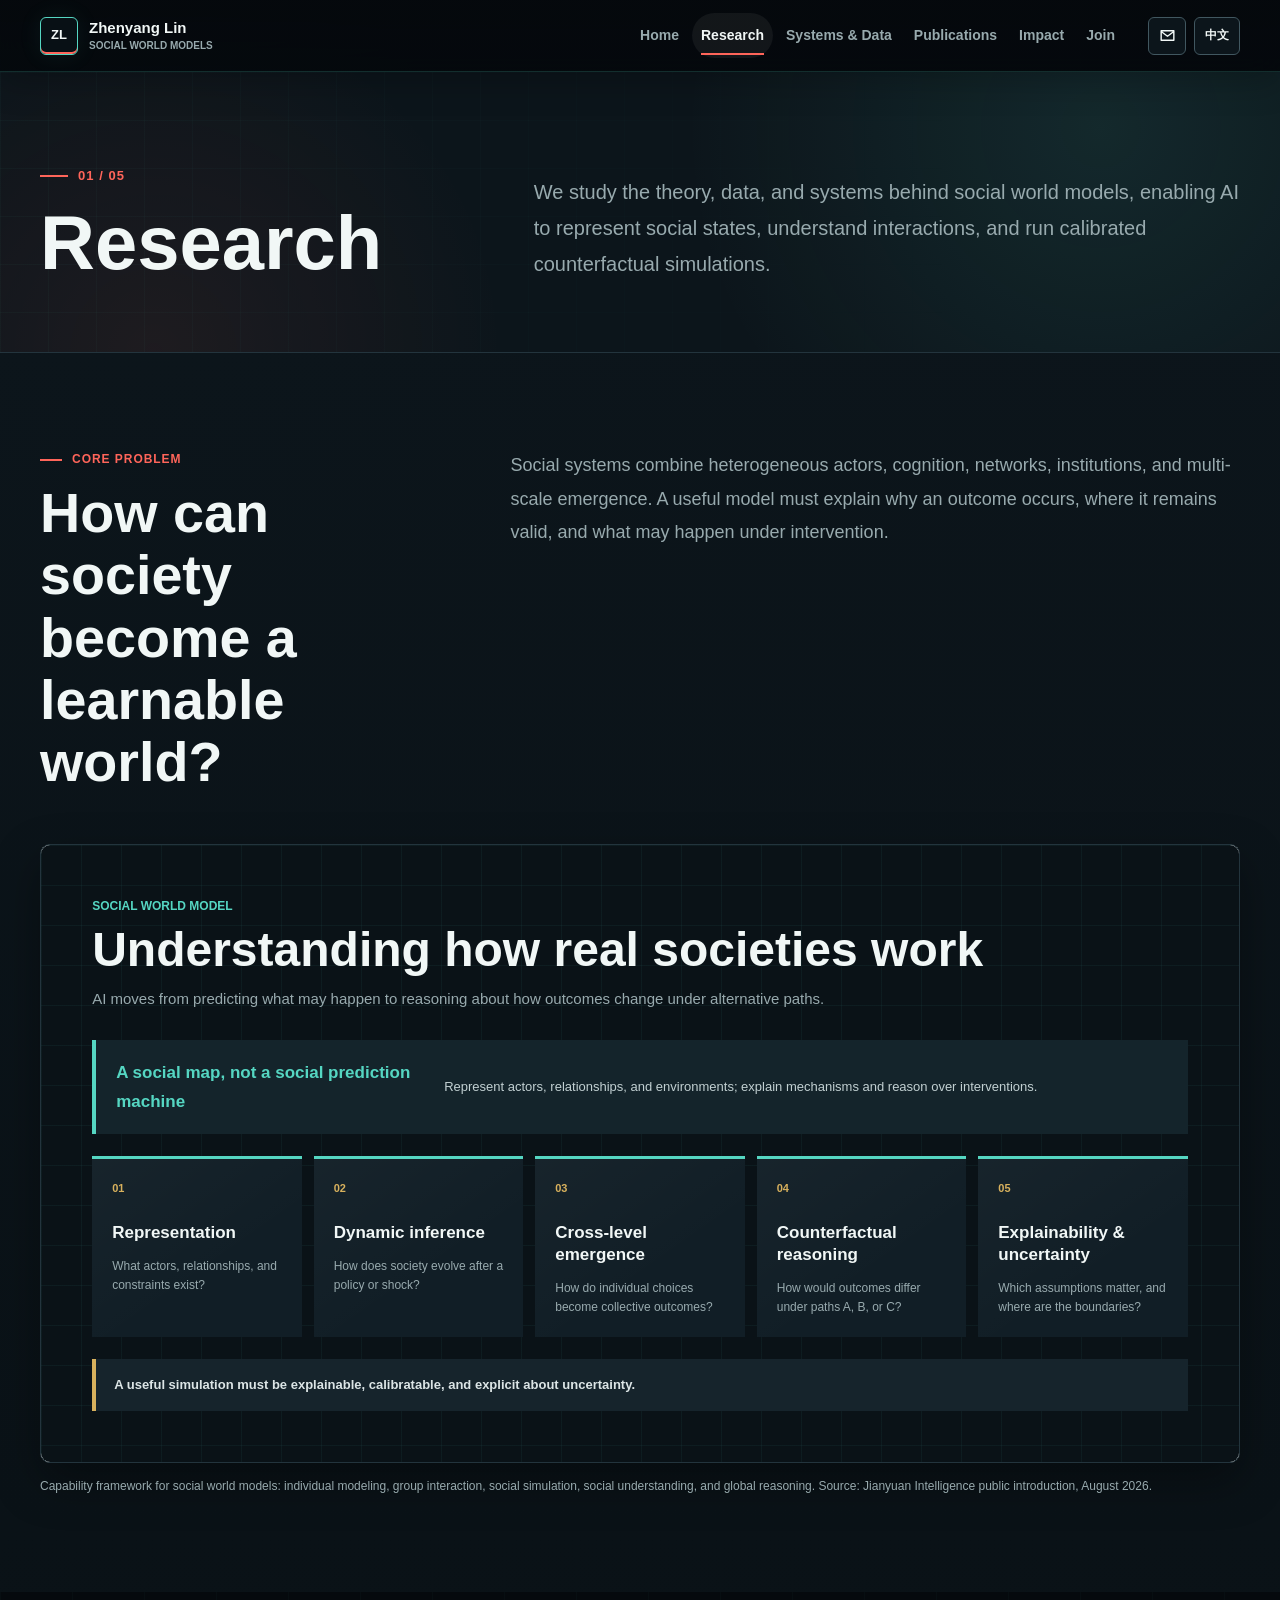
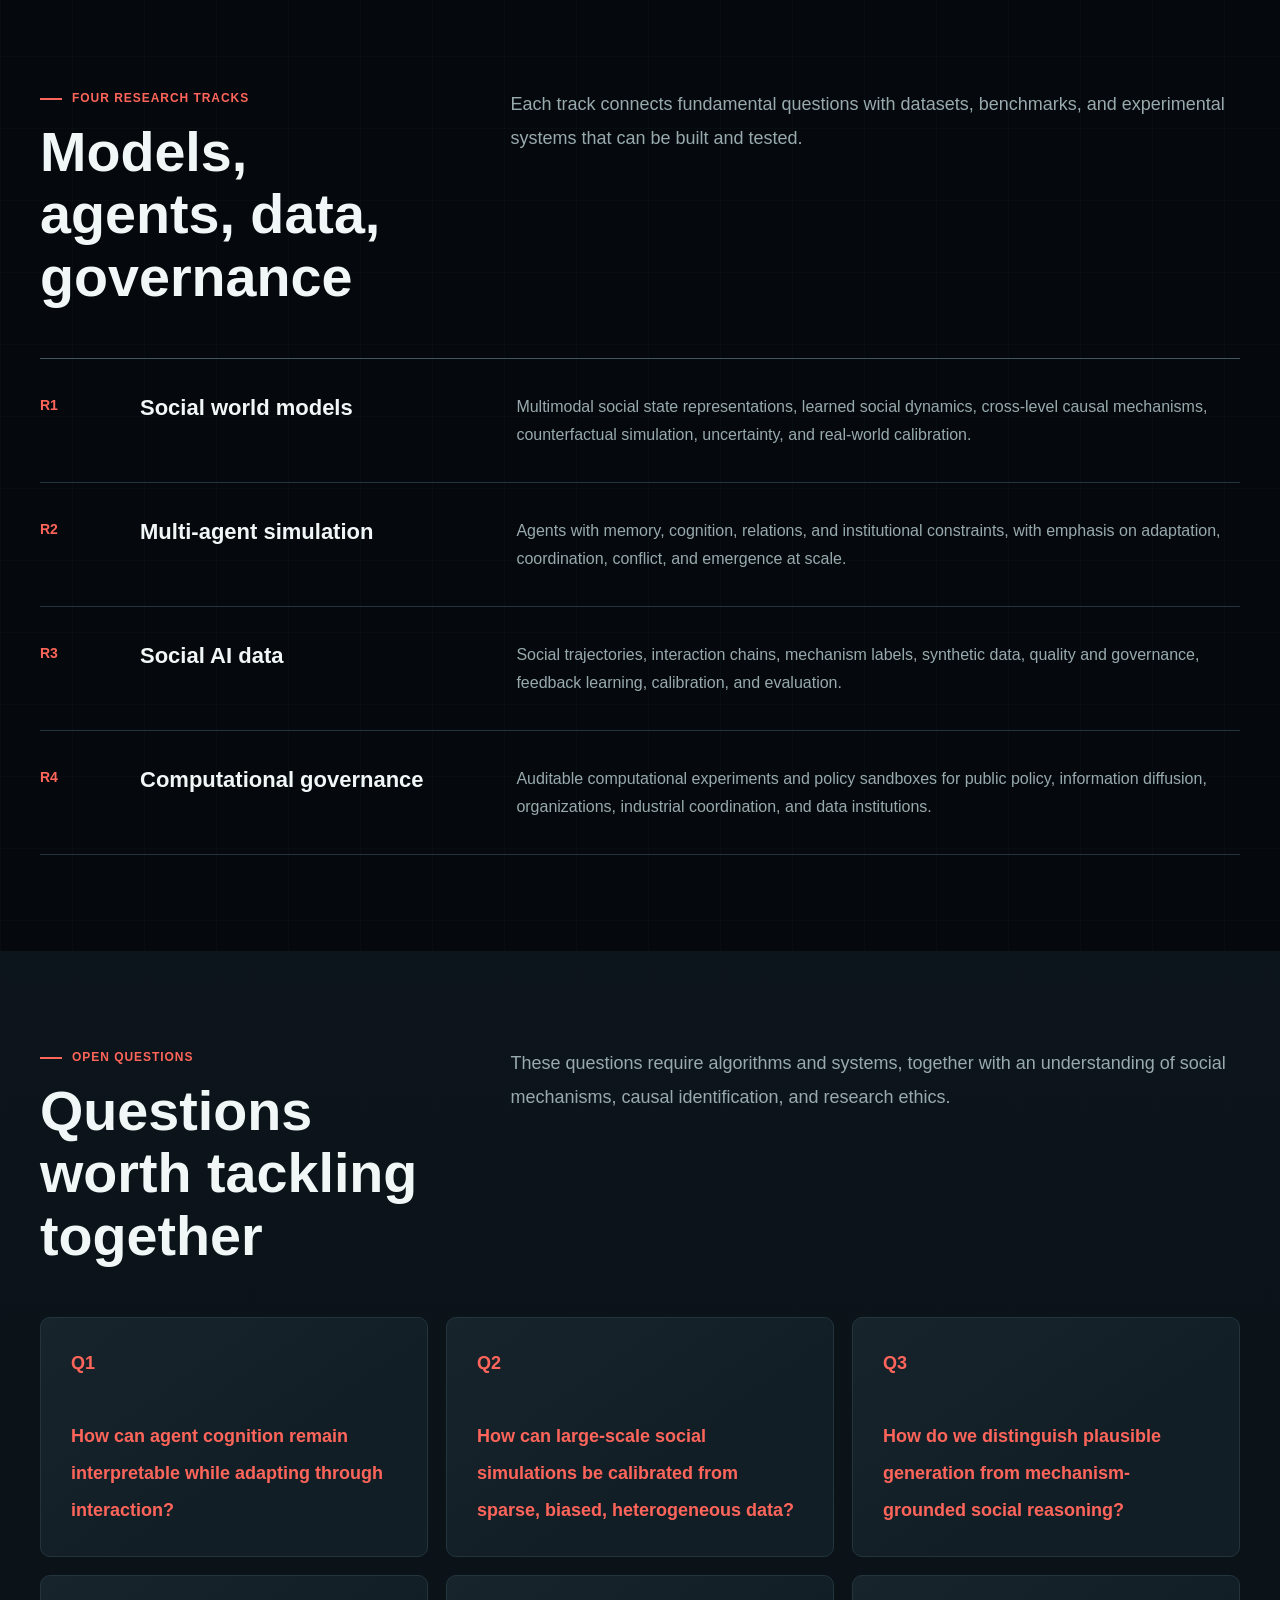
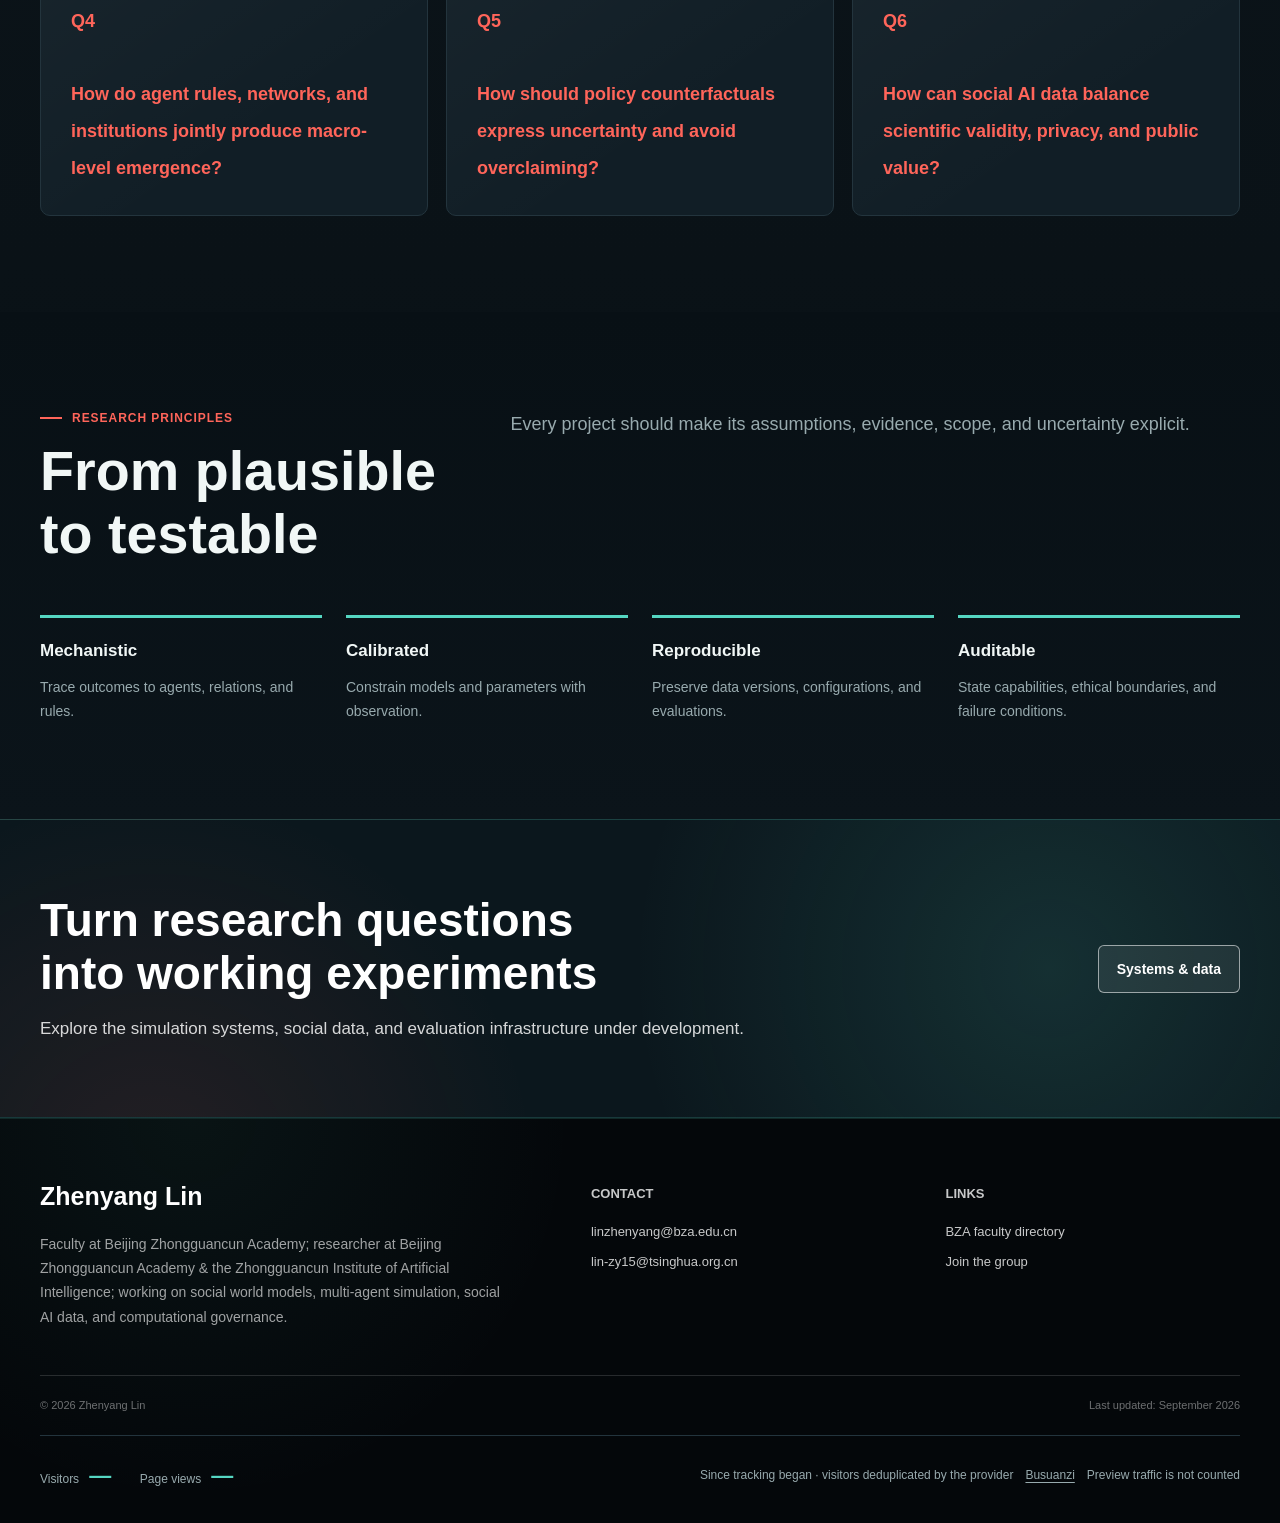
<file: research.html>
<!doctype html>
<html lang="en" data-lang="en" class="no-js">
  <head>
    <meta charset="utf-8" />
    <meta name="viewport" content="width=device-width, initial-scale=1" />
    <meta
      name="description"
      content="林镇阳的研究方向：社会世界模型、多智能体社会模拟、社会 AI Data 与计算治理。"
    />
    <meta name="theme-color" content="#141918" />
    <title>研究 | 林镇阳</title>
    <link rel="icon" href="assets/images/brand/favicon.svg" type="image/svg+xml" />
    <link rel="stylesheet" href="assets/css/main.css" />
    <script defer src="assets/js/main.js"></script>
    <script defer src="assets/js/visitors.js"></script>
  </head>
  <body
    data-title-zh="研究 | 林镇阳"
    data-title-en="Research | Zhenyang Lin"
  >
    <a class="skip-link" href="#main-content">
      <span class="lang-zh">跳至主要内容</span>
      <span class="lang-en">Skip to content</span>
    </a>
    <header class="site-header">
      <div class="nav-shell">
        <a class="brand" href="index.html" aria-label="林镇阳个人网站首页">
          <span class="brand-mark">ZL</span>
          <span class="brand-copy">
            <span class="brand-name">
              <span class="lang-zh">林镇阳</span>
              <span class="lang-en">Zhenyang Lin</span>
            </span>
            <span class="brand-field">
              <span class="lang-zh">社会世界模型</span>
              <span class="lang-en">Social World Models</span>
            </span>
          </span>
        </a>
        <nav
          class="site-nav"
          id="site-navigation"
          data-site-nav
          aria-label="Main navigation"
        >
          <a href="index.html">
            <span class="lang-zh">首页</span>
            <span class="lang-en">Home</span>
          </a>
          <a href="research.html" aria-current="page">
            <span class="lang-zh">研究方向</span>
            <span class="lang-en">Research</span>
          </a>
          <a href="systems.html">
            <span class="lang-zh">系统平台</span>
            <span class="lang-en">Systems &amp; Data</span>
          </a>
          <a href="publications.html">
            <span class="lang-zh">学术成果</span>
            <span class="lang-en">Publications</span>
          </a>
          <a href="impact.html">
            <span class="lang-zh">产业转化</span>
            <span class="lang-en">Impact</span>
          </a>
          <a href="join.html">
            <span class="lang-zh">加入我们</span>
            <span class="lang-en">Join</span>
          </a>
        </nav>
        <div class="nav-tools">
          <a
            class="icon-button"
            href="mailto:linzhenyang@bza.edu.cn"
            aria-label="发送邮件"
            title="Email"
          >
            <svg viewBox="0 0 24 24" fill="none" aria-hidden="true">
              <path
                d="M4 6h16v12H4zM4 7l8 6 8-6"
                stroke="currentColor"
                stroke-width="1.8"
                stroke-linejoin="round"
              />
            </svg>
          </a>
          <button
            class="language-button"
            type="button"
            data-language-toggle
            aria-label="Switch to English"
          >
            EN
          </button>
          <button
            class="menu-button"
            type="button"
            data-menu-toggle
            aria-expanded="false"
            aria-controls="site-navigation"
            aria-label="打开导航菜单"
          >
            <svg viewBox="0 0 24 24" fill="none" aria-hidden="true">
              <path
                d="M4 7h16M4 12h16M4 17h16"
                stroke="currentColor"
                stroke-width="1.8"
                stroke-linecap="round"
              />
            </svg>
          </button>
        </div>
      </div>
    </header>

    <main id="main-content">
      <section class="page-hero">
        <div class="page-shell page-hero-grid">
          <div>
            <span class="page-number">01 / 05</span>
            <h1 class="page-title">
              <span class="lang-zh">研究方向</span>
              <span class="lang-en">Research</span>
            </h1>
          </div>
          <p class="page-intro">
            <span class="lang-zh"
              >研究社会世界模型的基础理论、数据方法与系统实现，使人工智能能够表达社会状态、理解互动机制，并对复杂社会过程进行可校准的反事实推演。</span
            >
            <span class="lang-en"
              >We study the theory, data, and systems behind social world
              models, enabling AI to represent social states, understand
              interactions, and run calibrated counterfactual simulations.</span
            >
          </p>
        </div>
      </section>

      <section class="section section-white">
        <div class="page-shell">
          <div class="section-heading reveal">
            <div>
              <p class="section-kicker">
                <span class="lang-zh">核心问题</span>
                <span class="lang-en">Core problem</span>
              </p>
              <h2 class="section-title">
                <span class="lang-zh">社会如何成为可学习的世界</span>
                <span class="lang-en"
                  >How can society become a learnable world?</span
                >
              </h2>
            </div>
            <p class="section-lead">
              <span class="lang-zh"
                >社会系统同时包含异质主体、认知偏差、关系网络、制度约束和跨尺度涌现。模型不仅要“生成像真的结果”，还要能够说明结果为何发生、在什么边界下成立，以及干预后可能发生什么。</span
              >
              <span class="lang-en"
                >Social systems combine heterogeneous actors, cognition,
                networks, institutions, and multi-scale emergence. A useful
                model must explain why an outcome occurs, where it remains
                valid, and what may happen under intervention.</span
              >
            </p>
          </div>
          <figure class="figure-wide reveal">
            <div class="figure-frame">
              <img
                class="lang-zh"
                src="assets/images/research/social-world-model-framework.png"
                alt="社会世界模型五项核心能力示意图"
              />
              <div
                class="concept-diagram lang-en"
                role="img"
                aria-label="Five capabilities of a social world model"
              >
                <header class="diagram-header">
                  <p class="diagram-kicker">Social world model</p>
                  <h3>Understanding how real societies work</h3>
                  <p>
                    AI moves from predicting what may happen to reasoning about
                    how outcomes change under alternative paths.
                  </p>
                </header>
                <div class="diagram-banner">
                  <strong>A social map, not a social prediction machine</strong>
                  <span
                    >Represent actors, relationships, and environments; explain
                    mechanisms and reason over interventions.</span
                  >
                </div>
                <div class="diagram-grid diagram-grid-five">
                  <article class="diagram-card">
                    <span class="diagram-code">01</span>
                    <h4>Representation</h4>
                    <p>What actors, relationships, and constraints exist?</p>
                  </article>
                  <article class="diagram-card">
                    <span class="diagram-code">02</span>
                    <h4>Dynamic inference</h4>
                    <p>How does society evolve after a policy or shock?</p>
                  </article>
                  <article class="diagram-card">
                    <span class="diagram-code">03</span>
                    <h4>Cross-level emergence</h4>
                    <p>How do individual choices become collective outcomes?</p>
                  </article>
                  <article class="diagram-card">
                    <span class="diagram-code">04</span>
                    <h4>Counterfactual reasoning</h4>
                    <p>How would outcomes differ under paths A, B, or C?</p>
                  </article>
                  <article class="diagram-card">
                    <span class="diagram-code">05</span>
                    <h4>Explainability &amp; uncertainty</h4>
                    <p>Which assumptions matter, and where are the boundaries?</p>
                  </article>
                </div>
                <p class="diagram-footer">
                  A useful simulation must be explainable, calibratable, and
                  explicit about uncertainty.
                </p>
              </div>
            </div>
            <figcaption>
              <span class="lang-zh"
                >社会世界模型的能力框架：个体建模、群体交互、社会模拟、社会理解与全局推演。图示源自鉴远智能2026年8月对外介绍材料。</span
              >
              <span class="lang-en"
                >Capability framework for social world models: individual
                modeling, group interaction, social simulation, social
                understanding, and global reasoning. Source: Jianyuan
                Intelligence public introduction, August 2026.</span
              >
            </figcaption>
          </figure>
        </div>
      </section>

      <section class="section">
        <div class="page-shell">
          <div class="section-heading reveal">
            <div>
              <p class="section-kicker">
                <span class="lang-zh">四条研究主线</span>
                <span class="lang-en">Four research tracks</span>
              </p>
              <h2 class="section-title">
                <span class="lang-zh">模型、智能体、数据与治理</span>
                <span class="lang-en">Models, agents, data, governance</span>
              </h2>
            </div>
            <p class="section-lead">
              <span class="lang-zh"
                >每条主线既对应基础科学问题，也对应可建设的数据集、评测基准和实验系统。</span
              >
              <span class="lang-en"
                >Each track connects fundamental questions with datasets,
                benchmarks, and experimental systems that can be built and
                tested.</span
              >
            </p>
          </div>

          <div class="track-list reveal">
            <article class="track-row">
              <span class="track-code">R1</span>
              <h3>
                <span class="lang-zh">社会世界模型</span>
                <span class="lang-en">Social world models</span>
              </h3>
              <p>
                <span class="lang-zh"
                  >研究社会状态的多模态表征、社会动力学学习、跨层级因果机制、反事实模拟、不确定性量化及现实数据校准。</span
                >
                <span class="lang-en"
                  >Multimodal social state representations, learned social
                  dynamics, cross-level causal mechanisms, counterfactual
                  simulation, uncertainty, and real-world calibration.</span
                >
              </p>
            </article>
            <article class="track-row">
              <span class="track-code">R2</span>
              <h3>
                <span class="lang-zh">多智能体社会模拟</span>
                <span class="lang-en">Multi-agent simulation</span>
              </h3>
              <p>
                <span class="lang-zh"
                  >研究具有记忆、认知、关系和制度约束的智能体，关注大规模交互中的行为适应、协作冲突与群体涌现。</span
                >
                <span class="lang-en"
                  >Agents with memory, cognition, relations, and institutional
                  constraints, with emphasis on adaptation, coordination,
                  conflict, and emergence at scale.</span
                >
              </p>
            </article>
            <article class="track-row">
              <span class="track-code">R3</span>
              <h3>
                <span class="lang-zh">社会 AI Data</span>
                <span class="lang-en">Social AI data</span>
              </h3>
              <p>
                <span class="lang-zh"
                  >构建社会行为轨迹、交互链、机制标注与合成数据方法，研究数据质量、数据治理、反馈学习以及模型校准和评测。</span
                >
                <span class="lang-en"
                  >Social trajectories, interaction chains, mechanism labels,
                  synthetic data, quality and governance, feedback learning,
                  calibration, and evaluation.</span
                >
              </p>
            </article>
            <article class="track-row">
              <span class="track-code">R4</span>
              <h3>
                <span class="lang-zh">计算治理与政策实验</span>
                <span class="lang-en">Computational governance</span>
              </h3>
              <p>
                <span class="lang-zh"
                  >面向公共政策、舆情传播、组织决策、产业协同和数据基础制度，建立可审计的计算实验和政策沙盒。</span
                >
                <span class="lang-en"
                  >Auditable computational experiments and policy sandboxes
                  for public policy, information diffusion, organizations,
                  industrial coordination, and data institutions.</span
                >
              </p>
            </article>
          </div>
        </div>
      </section>

      <section class="section section-white">
        <div class="page-shell">
          <div class="section-heading reveal">
            <div>
              <p class="section-kicker">
                <span class="lang-zh">开放问题</span>
                <span class="lang-en">Open questions</span>
              </p>
              <h2 class="section-title">
                <span class="lang-zh">值得共同攻克的问题</span>
                <span class="lang-en">Questions worth tackling together</span>
              </h2>
            </div>
            <p class="section-lead">
              <span class="lang-zh"
                >这些问题既需要算法和系统，也需要对社会机制、因果识别与研究伦理的理解。</span
              >
              <span class="lang-en"
                >These questions require algorithms and systems, together with
                an understanding of social mechanisms, causal identification,
                and research ethics.</span
              >
            </p>
          </div>
          <div class="question-grid reveal">
            <article class="question-card">
              <span>Q1</span>
              <h3>
                <span class="lang-zh"
                  >如何让智能体的认知和行为既具有人类可解释性，又能随环境与互动持续变化？</span
                >
                <span class="lang-en"
                  >How can agent cognition remain interpretable while adapting
                  through interaction?</span
                >
              </h3>
            </article>
            <article class="question-card">
              <span>Q2</span>
              <h3>
                <span class="lang-zh"
                  >如何从有限、偏差和异构的现实数据中校准大规模社会模拟？</span
                >
                <span class="lang-en"
                  >How can large-scale social simulations be calibrated from
                  sparse, biased, heterogeneous data?</span
                >
              </h3>
            </article>
            <article class="question-card">
              <span>Q3</span>
              <h3>
                <span class="lang-zh"
                  >如何区分语言模型“看似合理”的生成与具有机制依据的社会推演？</span
                >
                <span class="lang-en"
                  >How do we distinguish plausible generation from
                  mechanism-grounded social reasoning?</span
                >
              </h3>
            </article>
            <article class="question-card">
              <span>Q4</span>
              <h3>
                <span class="lang-zh"
                  >微观主体规则、网络结构和制度条件如何共同产生宏观涌现？</span
                >
                <span class="lang-en"
                  >How do agent rules, networks, and institutions jointly
                  produce macro-level emergence?</span
                >
              </h3>
            </article>
            <article class="question-card">
              <span>Q5</span>
              <h3>
                <span class="lang-zh"
                  >面向政策与治理的反事实实验，怎样表达不确定性并避免过度承诺？</span
                >
                <span class="lang-en"
                  >How should policy counterfactuals express uncertainty and
                  avoid overclaiming?</span
                >
              </h3>
            </article>
            <article class="question-card">
              <span>Q6</span>
              <h3>
                <span class="lang-zh"
                  >如何建立兼顾科学有效性、隐私保护和公共价值的社会 AI Data 体系？</span
                >
                <span class="lang-en"
                  >How can social AI data balance scientific validity, privacy,
                  and public value?</span
                >
              </h3>
            </article>
          </div>
        </div>
      </section>

      <section class="section section-tint">
        <div class="page-shell">
          <div class="section-heading reveal">
            <div>
              <p class="section-kicker">
                <span class="lang-zh">研究原则</span>
                <span class="lang-en">Research principles</span>
              </p>
              <h2 class="section-title">
                <span class="lang-zh">把“像”推进到“可检验”</span>
                <span class="lang-en">From plausible to testable</span>
              </h2>
            </div>
            <p class="section-lead">
              <span class="lang-zh"
                >我们希望每项工作都能清楚说明假设、证据、适用范围和不确定性。</span
              >
              <span class="lang-en"
                >Every project should make its assumptions, evidence, scope,
                and uncertainty explicit.</span
              >
            </p>
          </div>
          <div class="principle-grid reveal">
            <article class="principle">
              <h3>
                <span class="lang-zh">机制可解释</span>
                <span class="lang-en">Mechanistic</span>
              </h3>
              <p>
                <span class="lang-zh">能够追踪结果由哪些主体、关系和规则产生。</span>
                <span class="lang-en"
                  >Trace outcomes to agents, relations, and rules.</span
                >
              </p>
            </article>
            <article class="principle">
              <h3>
                <span class="lang-zh">数据可校准</span>
                <span class="lang-en">Calibrated</span>
              </h3>
              <p>
                <span class="lang-zh">用现实观测持续约束模型与参数。</span>
                <span class="lang-en"
                  >Constrain models and parameters with observation.</span
                >
              </p>
            </article>
            <article class="principle">
              <h3>
                <span class="lang-zh">实验可复现</span>
                <span class="lang-en">Reproducible</span>
              </h3>
              <p>
                <span class="lang-zh">保留数据版本、实验配置和评估记录。</span>
                <span class="lang-en"
                  >Preserve data versions, configurations, and evaluations.</span
                >
              </p>
            </article>
            <article class="principle">
              <h3>
                <span class="lang-zh">边界可审计</span>
                <span class="lang-en">Auditable</span>
              </h3>
              <p>
                <span class="lang-zh">明确模型能力、伦理边界和失败条件。</span>
                <span class="lang-en"
                  >State capabilities, ethical boundaries, and failure
                  conditions.</span
                >
              </p>
            </article>
          </div>
        </div>
      </section>

      <section class="cta-band">
        <div class="page-shell cta-layout">
          <div>
            <h2>
              <span class="lang-zh">把研究问题变成可运行的实验</span>
              <span class="lang-en"
                >Turn research questions into working experiments</span
              >
            </h2>
            <p>
              <span class="lang-zh"
                >查看课题组计划建设的模拟系统、社会数据与评测基础设施。</span
              >
              <span class="lang-en"
                >Explore the simulation systems, social data, and evaluation
                infrastructure under development.</span
              >
            </p>
          </div>
          <a class="button button-light" href="systems.html">
            <span class="lang-zh">系统平台</span>
            <span class="lang-en">Systems &amp; data</span>
          </a>
        </div>
      </section>
    </main>

    <footer class="site-footer">
      <div class="page-shell">
        <div class="footer-grid">
          <div>
            <h2 class="footer-name">
              <span class="lang-zh">林镇阳</span>
              <span class="lang-en">Zhenyang Lin</span>
            </h2>
            <p class="footer-description">
              <span class="lang-zh"
                >北京中关村学院博士生导师，北京中关村学院&amp;中关村人工智能研究院研究员，研究社会世界模型、多智能体社会模拟、社会
                AI Data 与计算治理。</span
              >
              <span class="lang-en"
                >Faculty at Beijing Zhongguancun Academy; researcher at Beijing
                Zhongguancun Academy &amp; the Zhongguancun Institute of
                Artificial Intelligence; working on social world models,
                multi-agent simulation, social AI data, and computational
                governance.</span
              >
            </p>
          </div>
          <div class="footer-column">
            <h3>
              <span class="lang-zh">联系</span>
              <span class="lang-en">Contact</span>
            </h3>
            <a href="mailto:linzhenyang@bza.edu.cn">linzhenyang@bza.edu.cn</a>
            <a href="mailto:lin-zy15@tsinghua.org.cn"
              >lin-zy15@tsinghua.org.cn</a
            >
          </div>
          <div class="footer-column">
            <h3>
              <span class="lang-zh">相关链接</span>
              <span class="lang-en">Links</span>
            </h3>
            <a
              href="https://www.bza.edu.cn/teacher/cpuolj2lxnlvapnph97gault4op3o8vf"
            >
              <span class="lang-zh">北京中关村学院博士生导师页</span>
              <span class="lang-en">BZA faculty directory</span>
            </a>
            <a href="join.html">
              <span class="lang-zh">加入课题组</span>
              <span class="lang-en">Join the group</span>
            </a>
          </div>
        </div>
        <div class="footer-bottom">
          <span
            >© <span data-current-year>2026</span>
            <span class="lang-zh">林镇阳</span
            ><span class="lang-en">Zhenyang Lin</span></span
          >
          <span>
            <span class="lang-zh">最后更新：2026年9月</span>
            <span class="lang-en">Last updated: September 2026</span>
          </span>
        </div>
      </div>
    </footer>
  </body>
</html>
</file>
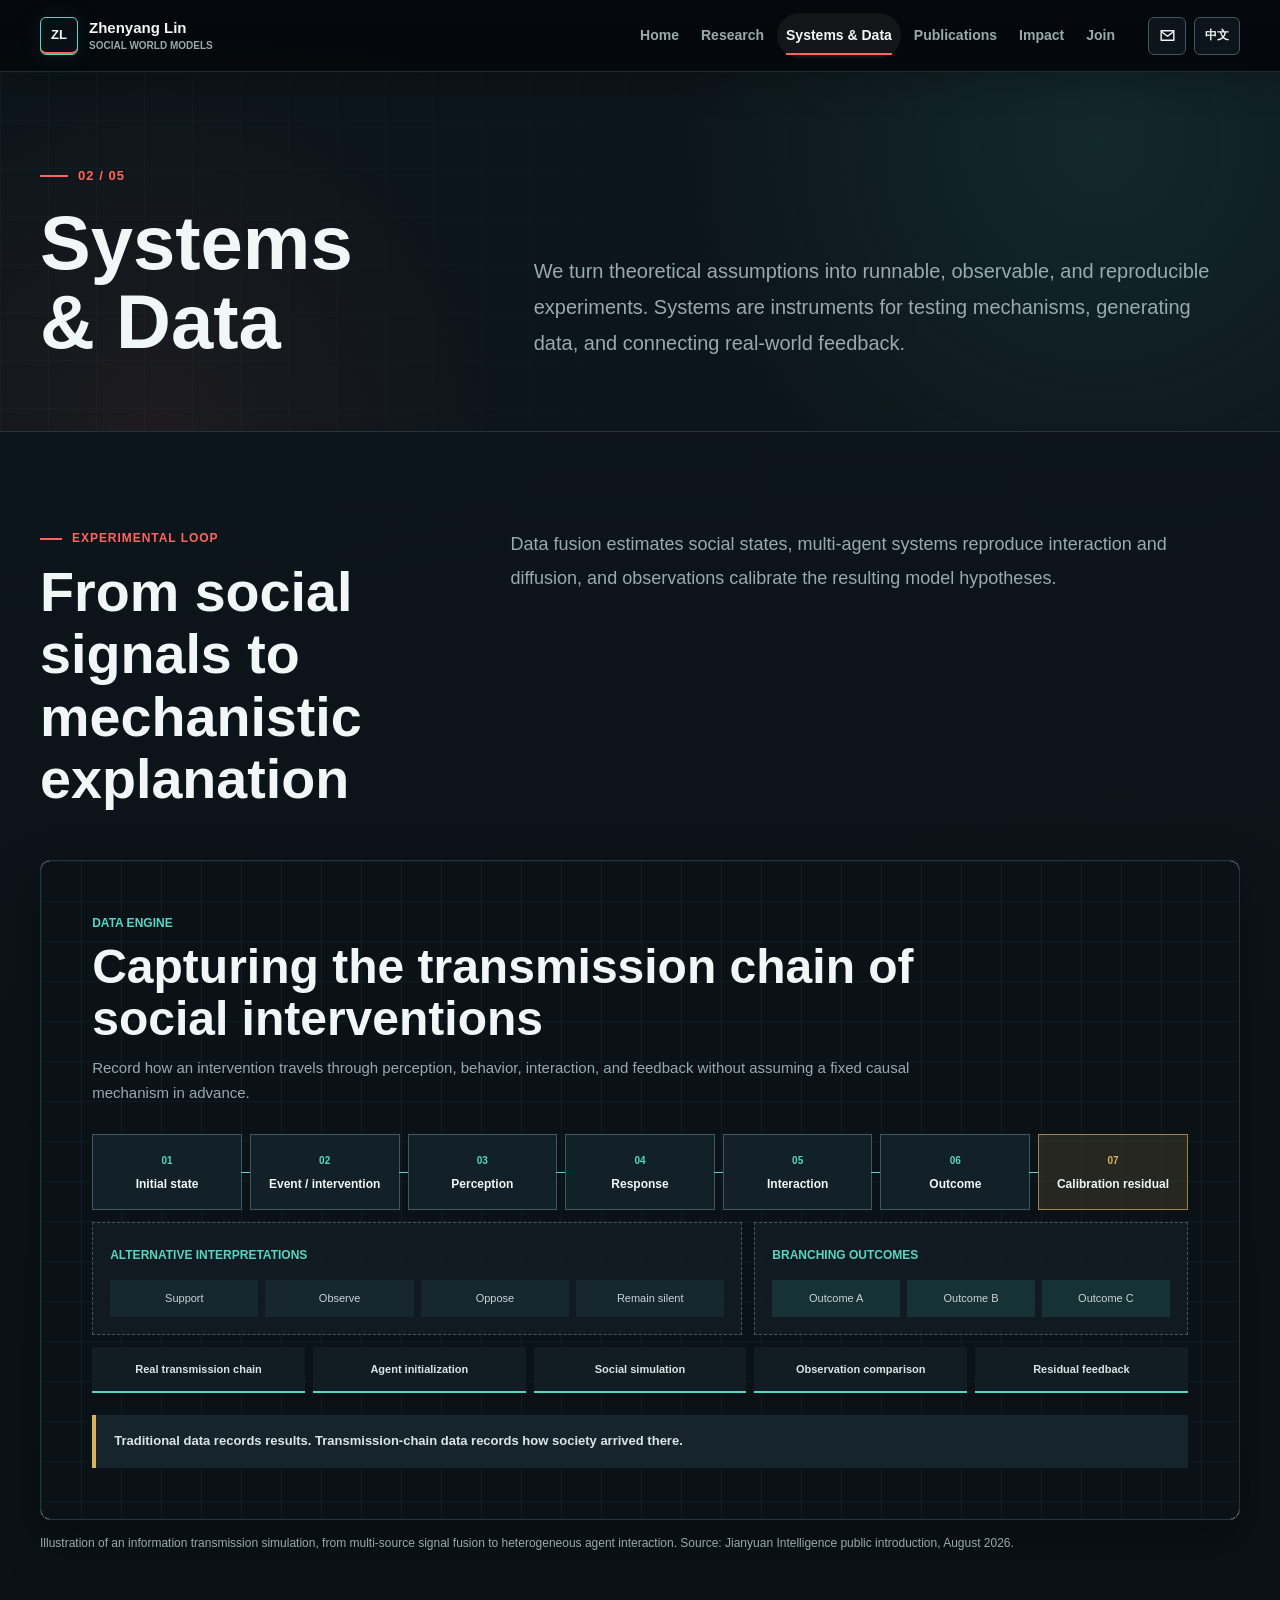
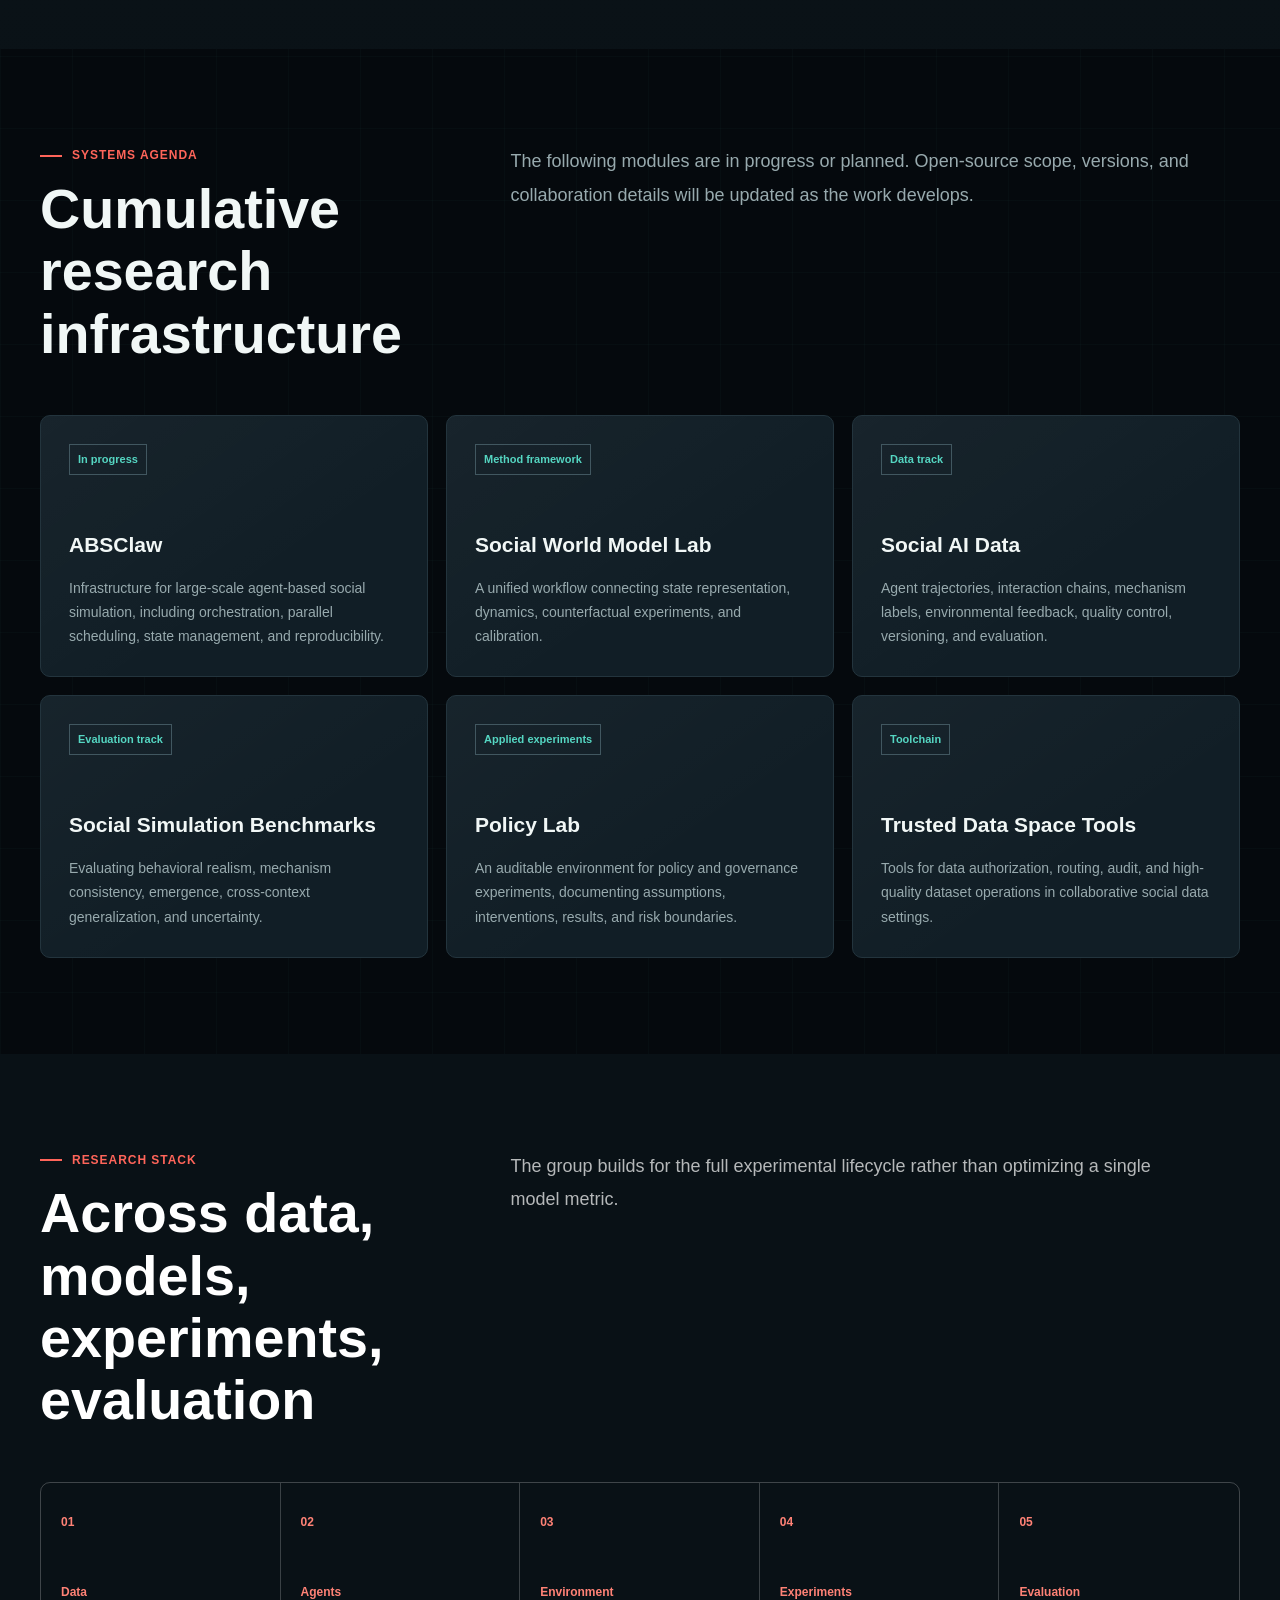
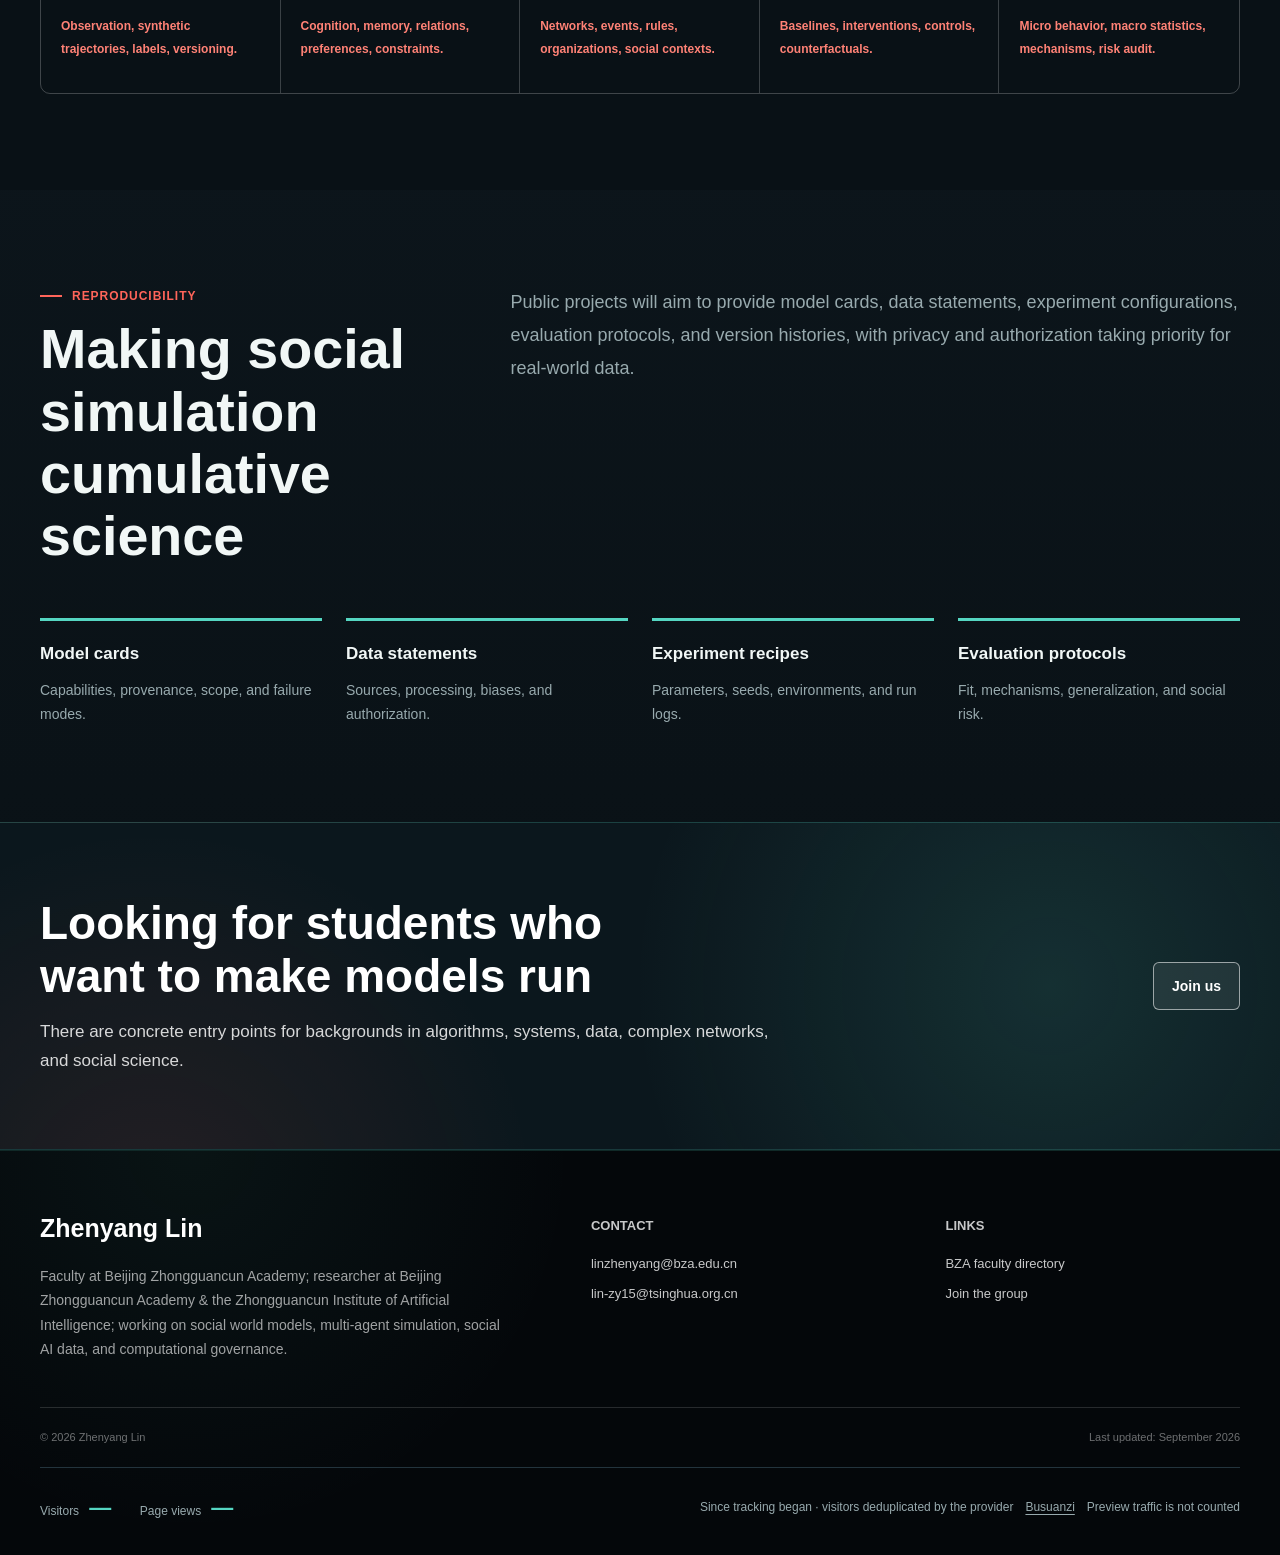
<file: systems.html>
<!doctype html>
<html lang="en" data-lang="en" class="no-js">
  <head>
    <meta charset="utf-8" />
    <meta name="viewport" content="width=device-width, initial-scale=1" />
    <meta
      name="description"
      content="社会模拟器、社会 AI Data、社会世界模型与计算实验基础设施。"
    />
    <meta name="theme-color" content="#141918" />
    <title>系统平台 | 林镇阳</title>
    <link rel="icon" href="assets/images/brand/favicon.svg" type="image/svg+xml" />
    <link rel="stylesheet" href="assets/css/main.css" />
    <script defer src="assets/js/main.js"></script>
    <script defer src="assets/js/visitors.js"></script>
  </head>
  <body
    data-title-zh="系统平台 | 林镇阳"
    data-title-en="Systems &amp; Data | Zhenyang Lin"
  >
    <a class="skip-link" href="#main-content">
      <span class="lang-zh">跳至主要内容</span>
      <span class="lang-en">Skip to content</span>
    </a>
    <header class="site-header">
      <div class="nav-shell">
        <a class="brand" href="index.html" aria-label="林镇阳个人网站首页">
          <span class="brand-mark">ZL</span>
          <span class="brand-copy">
            <span class="brand-name">
              <span class="lang-zh">林镇阳</span>
              <span class="lang-en">Zhenyang Lin</span>
            </span>
            <span class="brand-field">
              <span class="lang-zh">社会世界模型</span>
              <span class="lang-en">Social World Models</span>
            </span>
          </span>
        </a>
        <nav
          class="site-nav"
          id="site-navigation"
          data-site-nav
          aria-label="Main navigation"
        >
          <a href="index.html">
            <span class="lang-zh">首页</span>
            <span class="lang-en">Home</span>
          </a>
          <a href="research.html">
            <span class="lang-zh">研究方向</span>
            <span class="lang-en">Research</span>
          </a>
          <a href="systems.html" aria-current="page">
            <span class="lang-zh">系统平台</span>
            <span class="lang-en">Systems &amp; Data</span>
          </a>
          <a href="publications.html">
            <span class="lang-zh">学术成果</span>
            <span class="lang-en">Publications</span>
          </a>
          <a href="impact.html">
            <span class="lang-zh">产业转化</span>
            <span class="lang-en">Impact</span>
          </a>
          <a href="join.html">
            <span class="lang-zh">加入我们</span>
            <span class="lang-en">Join</span>
          </a>
        </nav>
        <div class="nav-tools">
          <a
            class="icon-button"
            href="mailto:linzhenyang@bza.edu.cn"
            aria-label="发送邮件"
            title="Email"
          >
            <svg viewBox="0 0 24 24" fill="none" aria-hidden="true">
              <path
                d="M4 6h16v12H4zM4 7l8 6 8-6"
                stroke="currentColor"
                stroke-width="1.8"
                stroke-linejoin="round"
              />
            </svg>
          </a>
          <button
            class="language-button"
            type="button"
            data-language-toggle
            aria-label="Switch to English"
          >
            EN
          </button>
          <button
            class="menu-button"
            type="button"
            data-menu-toggle
            aria-expanded="false"
            aria-controls="site-navigation"
            aria-label="打开导航菜单"
          >
            <svg viewBox="0 0 24 24" fill="none" aria-hidden="true">
              <path
                d="M4 7h16M4 12h16M4 17h16"
                stroke="currentColor"
                stroke-width="1.8"
                stroke-linecap="round"
              />
            </svg>
          </button>
        </div>
      </div>
    </header>

    <main id="main-content">
      <section class="page-hero">
        <div class="page-shell page-hero-grid">
          <div>
            <span class="page-number">02 / 05</span>
            <h1 class="page-title">
              <span class="lang-zh">系统平台</span>
              <span class="lang-en">Systems &amp; Data</span>
            </h1>
          </div>
          <p class="page-intro">
            <span class="lang-zh"
              >把理论假设转化为可运行、可观察和可复现的计算实验。系统不是研究结果的包装，而是检验社会机制、生成高质量数据和连接现实反馈的实验装置。</span
            >
            <span class="lang-en"
              >We turn theoretical assumptions into runnable, observable, and
              reproducible experiments. Systems are instruments for testing
              mechanisms, generating data, and connecting real-world
              feedback.</span
            >
          </p>
        </div>
      </section>

      <section class="section section-white">
        <div class="page-shell">
          <div class="section-heading reveal">
            <div>
              <p class="section-kicker">
                <span class="lang-zh">实验闭环</span>
                <span class="lang-en">Experimental loop</span>
              </p>
              <h2 class="section-title">
                <span class="lang-zh">从社会信号到机制解释</span>
                <span class="lang-en"
                  >From social signals to mechanistic explanation</span
                >
              </h2>
            </div>
            <p class="section-lead">
              <span class="lang-zh"
                >通过数据融合感知社会状态，借助多智能体系统复现传播与互动过程，再将模拟结果与现实观测对齐，迭代模型假设。</span
              >
              <span class="lang-en"
                >Data fusion estimates social states, multi-agent systems
                reproduce interaction and diffusion, and observations calibrate
                the resulting model hypotheses.</span
              >
            </p>
          </div>
          <figure class="figure-wide reveal">
            <div class="figure-frame">
              <img
                class="lang-zh"
                src="assets/images/research/social-transmission-chain.png"
                alt="社会信息传导链多智能体模拟示意图"
              />
              <div
                class="concept-diagram lang-en"
                role="img"
                aria-label="Social intervention transmission chain"
              >
                <header class="diagram-header">
                  <p class="diagram-kicker">Data engine</p>
                  <h3>Capturing the transmission chain of social interventions</h3>
                  <p>
                    Record how an intervention travels through perception,
                    behavior, interaction, and feedback without assuming a fixed
                    causal mechanism in advance.
                  </p>
                </header>
                <div class="diagram-flow" aria-label="Transmission chain">
                  <div class="flow-node"><b>01</b><span>Initial state</span></div>
                  <div class="flow-node">
                    <b>02</b><span>Event / intervention</span>
                  </div>
                  <div class="flow-node"><b>03</b><span>Perception</span></div>
                  <div class="flow-node"><b>04</b><span>Response</span></div>
                  <div class="flow-node"><b>05</b><span>Interaction</span></div>
                  <div class="flow-node"><b>06</b><span>Outcome</span></div>
                  <div class="flow-node flow-node-accent">
                    <b>07</b><span>Calibration residual</span>
                  </div>
                </div>
                <div class="diagram-split">
                  <div>
                    <span class="diagram-label">Alternative interpretations</span>
                    <div class="interpretation-list">
                      <span>Support</span>
                      <span>Observe</span>
                      <span>Oppose</span>
                      <span>Remain silent</span>
                    </div>
                  </div>
                  <div>
                    <span class="diagram-label">Branching outcomes</span>
                    <div class="result-list">
                      <span>Outcome A</span>
                      <span>Outcome B</span>
                      <span>Outcome C</span>
                    </div>
                  </div>
                </div>
                <div class="diagram-pipeline">
                  <span>Real transmission chain</span>
                  <span>Agent initialization</span>
                  <span>Social simulation</span>
                  <span>Observation comparison</span>
                  <span>Residual feedback</span>
                </div>
                <p class="diagram-footer">
                  Traditional data records results. Transmission-chain data
                  records how society arrived there.
                </p>
              </div>
            </div>
            <figcaption>
              <span class="lang-zh"
                >社会信息传导链模拟示意：从多源信号融合到异质主体交互与推演。图示源自鉴远智能2026年8月对外介绍材料。</span
              >
              <span class="lang-en"
                >Illustration of an information transmission simulation, from
                multi-source signal fusion to heterogeneous agent interaction.
                Source: Jianyuan Intelligence public introduction, August
                2026.</span
              >
            </figcaption>
          </figure>
        </div>
      </section>

      <section class="section">
        <div class="page-shell">
          <div class="section-heading reveal">
            <div>
              <p class="section-kicker">
                <span class="lang-zh">建设方向</span>
                <span class="lang-en">Systems agenda</span>
              </p>
              <h2 class="section-title">
                <span class="lang-zh">可积累的研究基础设施</span>
                <span class="lang-en">Cumulative research infrastructure</span>
              </h2>
            </div>
            <p class="section-lead">
              <span class="lang-zh"
                >以下名称代表正在推进或规划中的研究模块。具体开源范围、版本与合作方式将随项目进展更新。</span
              >
              <span class="lang-en"
                >The following modules are in progress or planned. Open-source
                scope, versions, and collaboration details will be updated as
                the work develops.</span
              >
            </p>
          </div>

          <div class="system-map reveal">
            <article class="system-card">
              <span class="system-status">
                <span class="lang-zh">在研</span>
                <span class="lang-en">In progress</span>
              </span>
              <h3>ABSClaw</h3>
              <p>
                <span class="lang-zh"
                  >面向复杂社会系统的大规模智能体仿真基础设施，研究智能体组织、并行调度、状态管理与实验复现。</span
                >
                <span class="lang-en"
                  >Infrastructure for large-scale agent-based social
                  simulation, including orchestration, parallel scheduling,
                  state management, and reproducibility.</span
                >
              </p>
            </article>
            <article class="system-card">
              <span class="system-status">
                <span class="lang-zh">方法框架</span>
                <span class="lang-en">Method framework</span>
              </span>
              <h3>
                <span class="lang-zh">社会世界模型实验台</span>
                <span class="lang-en">Social World Model Lab</span>
              </h3>
              <p>
                <span class="lang-zh"
                  >连接状态表征、动力学模型、反事实实验和现实校准的统一研究流程。</span
                >
                <span class="lang-en"
                  >A unified workflow connecting state representation,
                  dynamics, counterfactual experiments, and calibration.</span
                >
              </p>
            </article>
            <article class="system-card">
              <span class="system-status">
                <span class="lang-zh">数据方向</span>
                <span class="lang-en">Data track</span>
              </span>
              <h3>Social AI Data</h3>
              <p>
                <span class="lang-zh"
                  >沉淀主体轨迹、互动链、机制标注与环境反馈，建立数据质量、版本管理和评测规范。</span
                >
                <span class="lang-en"
                  >Agent trajectories, interaction chains, mechanism labels,
                  environmental feedback, quality control, versioning, and
                  evaluation.</span
                >
              </p>
            </article>
            <article class="system-card">
              <span class="system-status">
                <span class="lang-zh">评测方向</span>
                <span class="lang-en">Evaluation track</span>
              </span>
              <h3>
                <span class="lang-zh">社会模拟评测基准</span>
                <span class="lang-en">Social Simulation Benchmarks</span>
              </h3>
              <p>
                <span class="lang-zh"
                  >评估行为真实性、机制一致性、宏观涌现、跨场景泛化和不确定性表达。</span
                >
                <span class="lang-en"
                  >Evaluating behavioral realism, mechanism consistency,
                  emergence, cross-context generalization, and uncertainty.</span
                >
              </p>
            </article>
            <article class="system-card">
              <span class="system-status">
                <span class="lang-zh">应用实验</span>
                <span class="lang-en">Applied experiments</span>
              </span>
              <h3>Policy Lab</h3>
              <p>
                <span class="lang-zh"
                  >面向政策与治理问题的可审计计算实验环境，记录假设、干预、结果和风险边界。</span
                >
                <span class="lang-en"
                  >An auditable environment for policy and governance
                  experiments, documenting assumptions, interventions, results,
                  and risk boundaries.</span
                >
              </p>
            </article>
            <article class="system-card">
              <span class="system-status">
                <span class="lang-zh">工具链</span>
                <span class="lang-en">Toolchain</span>
              </span>
              <h3>
                <span class="lang-zh">可信数据空间工具</span>
                <span class="lang-en">Trusted Data Space Tools</span>
              </h3>
              <p>
                <span class="lang-zh"
                  >研究数据确权、授权、路由、审计与高质量数据集运营，为社会数据协作提供基础能力。</span
                >
                <span class="lang-en"
                  >Tools for data authorization, routing, audit, and
                  high-quality dataset operations in collaborative social data
                  settings.</span
                >
              </p>
            </article>
          </div>
        </div>
      </section>

      <section class="section section-dark">
        <div class="page-shell">
          <div class="section-heading reveal">
            <div>
              <p class="section-kicker">
                <span class="lang-zh">技术栈</span>
                <span class="lang-en">Research stack</span>
              </p>
              <h2 class="section-title">
                <span class="lang-zh">贯穿数据、模型、实验与评估</span>
                <span class="lang-en"
                  >Across data, models, experiments, evaluation</span
                >
              </h2>
            </div>
            <p class="section-lead">
              <span class="lang-zh"
                >课题组将围绕完整实验生命周期建设工具，而非只优化单一模型指标。</span
              >
              <span class="lang-en"
                >The group builds for the full experimental lifecycle rather
                than optimizing a single model metric.</span
              >
            </p>
          </div>
          <div class="stack reveal">
            <article class="stack-item">
              <span>01</span>
              <h3>
                <span class="lang-zh">数据层</span>
                <span class="lang-en">Data</span>
              </h3>
              <p>
                <span class="lang-zh">现实观测、合成轨迹、机制标注与版本治理。</span>
                <span class="lang-en"
                  >Observation, synthetic trajectories, labels, versioning.</span
                >
              </p>
            </article>
            <article class="stack-item">
              <span>02</span>
              <h3>
                <span class="lang-zh">主体层</span>
                <span class="lang-en">Agents</span>
              </h3>
              <p>
                <span class="lang-zh">认知、记忆、关系、偏好、资源与制度约束。</span>
                <span class="lang-en"
                  >Cognition, memory, relations, preferences, constraints.</span
                >
              </p>
            </article>
            <article class="stack-item">
              <span>03</span>
              <h3>
                <span class="lang-zh">环境层</span>
                <span class="lang-en">Environment</span>
              </h3>
              <p>
                <span class="lang-zh">网络、事件、规则、组织和多尺度社会场景。</span>
                <span class="lang-en"
                  >Networks, events, rules, organizations, social contexts.</span
                >
              </p>
            </article>
            <article class="stack-item">
              <span>04</span>
              <h3>
                <span class="lang-zh">实验层</span>
                <span class="lang-en">Experiments</span>
              </h3>
              <p>
                <span class="lang-zh">基线、干预、对照、反事实与敏感性分析。</span>
                <span class="lang-en"
                  >Baselines, interventions, controls, counterfactuals.</span
                >
              </p>
            </article>
            <article class="stack-item">
              <span>05</span>
              <h3>
                <span class="lang-zh">评估层</span>
                <span class="lang-en">Evaluation</span>
              </h3>
              <p>
                <span class="lang-zh">微观行为、宏观统计、机制一致性与风险审计。</span>
                <span class="lang-en"
                  >Micro behavior, macro statistics, mechanisms, risk audit.</span
                >
              </p>
            </article>
          </div>
        </div>
      </section>

      <section class="section section-white">
        <div class="page-shell">
          <div class="section-heading reveal">
            <div>
              <p class="section-kicker">
                <span class="lang-zh">可复现性</span>
                <span class="lang-en">Reproducibility</span>
              </p>
              <h2 class="section-title">
                <span class="lang-zh">让社会模拟成为可积累的科学工作</span>
                <span class="lang-en"
                  >Making social simulation cumulative science</span
                >
              </h2>
            </div>
            <p class="section-lead">
              <span class="lang-zh"
                >我们计划为公开项目提供清晰的模型卡、数据说明、实验配置、评估协议和版本记录；涉及现实数据时，优先满足隐私、授权与合规要求。</span
              >
              <span class="lang-en"
                >Public projects will aim to provide model cards, data
                statements, experiment configurations, evaluation protocols,
                and version histories, with privacy and authorization taking
                priority for real-world data.</span
              >
            </p>
          </div>
          <div class="principle-grid reveal">
            <article class="principle">
              <h3>
                <span class="lang-zh">模型卡</span>
                <span class="lang-en">Model cards</span>
              </h3>
              <p>
                <span class="lang-zh">说明能力、训练来源、适用范围和失败模式。</span>
                <span class="lang-en"
                  >Capabilities, provenance, scope, and failure modes.</span
                >
              </p>
            </article>
            <article class="principle">
              <h3>
                <span class="lang-zh">数据说明</span>
                <span class="lang-en">Data statements</span>
              </h3>
              <p>
                <span class="lang-zh">记录来源、处理流程、偏差和授权边界。</span>
                <span class="lang-en"
                  >Sources, processing, biases, and authorization.</span
                >
              </p>
            </article>
            <article class="principle">
              <h3>
                <span class="lang-zh">实验配方</span>
                <span class="lang-en">Experiment recipes</span>
              </h3>
              <p>
                <span class="lang-zh">保留参数、随机种子、环境与运行记录。</span>
                <span class="lang-en"
                  >Parameters, seeds, environments, and run logs.</span
                >
              </p>
            </article>
            <article class="principle">
              <h3>
                <span class="lang-zh">评估协议</span>
                <span class="lang-en">Evaluation protocols</span>
              </h3>
              <p>
                <span class="lang-zh">同时评估拟合、机制、泛化和社会风险。</span>
                <span class="lang-en"
                  >Fit, mechanisms, generalization, and social risk.</span
                >
              </p>
            </article>
          </div>
        </div>
      </section>

      <section class="cta-band">
        <div class="page-shell cta-layout">
          <div>
            <h2>
              <span class="lang-zh">寻找愿意把模型真正跑起来的同学</span>
              <span class="lang-en"
                >Looking for students who want to make models run</span
              >
            </h2>
            <p>
              <span class="lang-zh"
                >算法、系统、数据、复杂网络与社会科学背景都可以找到明确的研究切口。</span
              >
              <span class="lang-en"
                >There are concrete entry points for backgrounds in algorithms,
                systems, data, complex networks, and social science.</span
              >
            </p>
          </div>
          <a class="button button-light" href="join.html">
            <span class="lang-zh">加入我们</span>
            <span class="lang-en">Join us</span>
          </a>
        </div>
      </section>
    </main>

    <footer class="site-footer">
      <div class="page-shell">
        <div class="footer-grid">
          <div>
            <h2 class="footer-name">
              <span class="lang-zh">林镇阳</span>
              <span class="lang-en">Zhenyang Lin</span>
            </h2>
            <p class="footer-description">
              <span class="lang-zh"
                >北京中关村学院博士生导师，北京中关村学院&amp;中关村人工智能研究院研究员，研究社会世界模型、多智能体社会模拟、社会
                AI Data 与计算治理。</span
              >
              <span class="lang-en"
                >Faculty at Beijing Zhongguancun Academy; researcher at Beijing
                Zhongguancun Academy &amp; the Zhongguancun Institute of
                Artificial Intelligence; working on social world models,
                multi-agent simulation, social AI data, and computational
                governance.</span
              >
            </p>
          </div>
          <div class="footer-column">
            <h3>
              <span class="lang-zh">联系</span>
              <span class="lang-en">Contact</span>
            </h3>
            <a href="mailto:linzhenyang@bza.edu.cn">linzhenyang@bza.edu.cn</a>
            <a href="mailto:lin-zy15@tsinghua.org.cn"
              >lin-zy15@tsinghua.org.cn</a
            >
          </div>
          <div class="footer-column">
            <h3>
              <span class="lang-zh">相关链接</span>
              <span class="lang-en">Links</span>
            </h3>
            <a
              href="https://www.bza.edu.cn/teacher/cpuolj2lxnlvapnph97gault4op3o8vf"
            >
              <span class="lang-zh">北京中关村学院博士生导师页</span>
              <span class="lang-en">BZA faculty directory</span>
            </a>
            <a href="join.html">
              <span class="lang-zh">加入课题组</span>
              <span class="lang-en">Join the group</span>
            </a>
          </div>
        </div>
        <div class="footer-bottom">
          <span
            >© <span data-current-year>2026</span>
            <span class="lang-zh">林镇阳</span
            ><span class="lang-en">Zhenyang Lin</span></span
          >
          <span>
            <span class="lang-zh">最后更新：2026年9月</span>
            <span class="lang-en">Last updated: September 2026</span>
          </span>
        </div>
      </div>
    </footer>
  </body>
</html>
</file>
<file: assets/css/main.css>
:root {
  --paper: #05090d;
  --surface: #0c151b;
  --surface-raised: #111e26;
  --surface-soft: #0e1a21;
  --ink: #f1f7f6;
  --muted: #98aaae;
  --line: #23343d;
  --line-strong: #415760;
  --accent: #ff655a;
  --accent-dark: #d94740;
  --teal: #55d6c2;
  --teal-soft: #102c2c;
  --amber: #d8b15d;
  --radius-sm: 6px;
  --radius-md: 10px;
  --radius-lg: 16px;
  --header-height: 72px;
  --page-width: 1200px;
  --reading-width: 800px;
  --shadow: 0 20px 56px rgba(0, 0, 0, 0.42);
}

* {
  box-sizing: border-box;
}

html {
  scroll-behavior: smooth;
}

html[data-lang="zh"] .lang-en,
html[data-lang="en"] .lang-zh {
  display: none !important;
}

body {
  margin: 0;
  background-color: var(--paper);
  background-image:
    radial-gradient(circle at 12% 8%, rgba(85, 214, 194, 0.07), transparent 26rem),
    radial-gradient(circle at 88% 18%, rgba(255, 101, 90, 0.055), transparent 24rem),
    linear-gradient(rgba(85, 214, 194, 0.025) 1px, transparent 1px),
    linear-gradient(90deg, rgba(85, 214, 194, 0.025) 1px, transparent 1px);
  background-size: auto, auto, 72px 72px, 72px 72px;
  color: var(--ink);
  font-family:
    Inter, "Noto Sans SC", "Microsoft YaHei", "PingFang SC", Arial,
    sans-serif;
  font-size: 16px;
  line-height: 1.72;
  text-rendering: optimizeLegibility;
}

::selection {
  background: rgba(85, 214, 194, 0.3);
  color: #fff;
}

body.menu-open {
  overflow: hidden;
}

img {
  display: block;
  max-width: 100%;
}

a {
  color: inherit;
  text-decoration: none;
}

button,
input {
  font: inherit;
}

button {
  color: inherit;
}

:focus-visible {
  outline: 3px solid rgba(85, 214, 194, 0.42);
  outline-offset: 3px;
}

.skip-link {
  position: fixed;
  left: 16px;
  top: -80px;
  z-index: 200;
  padding: 10px 14px;
  background: var(--teal);
  color: #06100f;
  transition: top 160ms ease;
}

.skip-link:focus {
  top: 12px;
}

.site-header {
  position: sticky;
  top: 0;
  z-index: 100;
  height: var(--header-height);
  border-bottom: 1px solid rgba(85, 214, 194, 0.18);
  background: linear-gradient(180deg, rgba(5, 9, 13, 0.96), rgba(5, 9, 13, 0.88));
  box-shadow: 0 10px 34px rgba(0, 0, 0, 0.22);
  backdrop-filter: blur(18px) saturate(125%);
}

.nav-shell {
  width: min(calc(100% - 40px), var(--page-width));
  height: 100%;
  margin: 0 auto;
  display: flex;
  align-items: center;
  gap: 24px;
}

.brand {
  flex: 0 0 auto;
  display: inline-flex;
  align-items: center;
  gap: 11px;
  min-width: 178px;
}

.brand-mark {
  width: 38px;
  height: 38px;
  display: grid;
  place-items: center;
  border: 1px solid var(--teal);
  border-radius: var(--radius-sm);
  background: #081015;
  color: var(--ink);
  box-shadow:
    inset 0 -2px 0 var(--accent),
    0 0 24px rgba(85, 214, 194, 0.08);
  font-size: 13px;
  font-weight: 800;
  letter-spacing: 0;
}

.brand-copy {
  display: grid;
  line-height: 1.2;
}

.brand-name {
  font-size: 15px;
  font-weight: 800;
}

.brand-field {
  margin-top: 3px;
  color: var(--muted);
  font-size: 10px;
  font-weight: 700;
  text-transform: uppercase;
  letter-spacing: 0;
}

.site-nav {
  display: flex;
  align-items: center;
  justify-content: center;
  gap: 4px;
  margin-left: auto;
}

.site-nav a {
  position: relative;
  padding: 10px 9px;
  color: var(--muted);
  font-size: 14px;
  font-weight: 650;
  white-space: nowrap;
  border-radius: 999px;
  transition:
    color 160ms ease,
    background 160ms ease;
}

.site-nav a::after {
  content: "";
  position: absolute;
  left: 9px;
  right: 9px;
  bottom: 3px;
  height: 2px;
  background: transparent;
}

.site-nav a:hover,
.site-nav a[aria-current="page"] {
  color: var(--ink);
  background: rgba(255, 255, 255, 0.055);
}

.site-nav a[aria-current="page"]::after {
  background: var(--accent);
}

.nav-tools {
  display: flex;
  align-items: center;
  gap: 8px;
}

.icon-button,
.language-button,
.menu-button {
  height: 38px;
  border: 1px solid var(--line-strong);
  background: var(--surface);
  border-radius: var(--radius-sm);
  display: inline-grid;
  place-items: center;
  cursor: pointer;
  transition:
    border-color 160ms ease,
    color 160ms ease,
    background 160ms ease;
}

.icon-button,
.menu-button {
  width: 38px;
  padding: 0;
}

.icon-button:hover,
.language-button:hover,
.menu-button:hover {
  border-color: var(--ink);
  color: var(--accent);
}

.language-button {
  min-width: 46px;
  padding: 0 10px;
  font-size: 12px;
  font-weight: 800;
}

.icon-button svg,
.menu-button svg {
  width: 19px;
  height: 19px;
}

.menu-button {
  display: none;
}

main {
  overflow: hidden;
}

.page-shell {
  width: min(calc(100% - 40px), var(--page-width));
  margin: 0 auto;
}

.reading-shell {
  width: min(calc(100% - 40px), var(--reading-width));
  margin: 0 auto;
}

.home-hero {
  position: relative;
  min-height: 650px;
  height: calc(100svh - 112px);
  max-height: 790px;
  isolation: isolate;
  background: #05090c;
  color: #fff;
}

.home-hero::before {
  content: "";
  position: absolute;
  inset: 0;
  z-index: -1;
  background:
    linear-gradient(
      90deg,
      rgba(10, 13, 13, 0.9) 0%,
      rgba(10, 13, 13, 0.72) 38%,
      rgba(10, 13, 13, 0.2) 68%,
      rgba(10, 13, 13, 0.08) 100%
    );
}

.home-hero-image {
  position: absolute;
  inset: 0;
  z-index: -2;
  width: 100%;
  height: 100%;
  object-fit: cover;
  object-position: 68% 21%;
}

.hero-shell {
  height: 100%;
  display: flex;
  align-items: center;
}

.hero-copy {
  width: min(650px, 62%);
  padding: 48px 0 72px;
}

.eyebrow {
  display: inline-flex;
  align-items: center;
  gap: 9px;
  margin: 0 0 20px;
  color: var(--accent);
  font-size: 13px;
  font-weight: 800;
  text-transform: uppercase;
}

.eyebrow::before {
  content: "";
  width: 28px;
  height: 2px;
  background: currentColor;
}

.home-hero .eyebrow {
  color: var(--teal);
}

.hero-title {
  max-width: 640px;
  margin: 0;
  font-size: 72px;
  font-weight: 820;
  line-height: 1.04;
  letter-spacing: 0;
}

.hero-title .title-name {
  display: block;
  margin-bottom: 16px;
}

.hero-title .title-topic {
  display: block;
  color: #f3f5f4;
  font-size: 0.56em;
  line-height: 1.18;
}

.hero-summary {
  max-width: 590px;
  margin: 26px 0 0;
  color: rgba(255, 255, 255, 0.84);
  font-size: 18px;
  line-height: 1.8;
}

.hero-institution {
  margin: 22px 0 0;
  color: var(--teal);
  font-size: 13px;
  font-weight: 780;
  text-transform: uppercase;
}

.hero-role {
  margin: 7px 0 0;
  color: rgba(255, 255, 255, 0.72);
  font-size: 14px;
}

.hero-actions {
  display: flex;
  flex-wrap: wrap;
  gap: 12px;
  margin-top: 34px;
}

.button {
  min-height: 46px;
  padding: 11px 18px;
  border: 1px solid var(--teal);
  border-radius: var(--radius-sm);
  background: var(--teal);
  color: #06100f;
  display: inline-flex;
  align-items: center;
  justify-content: center;
  gap: 9px;
  font-size: 14px;
  font-weight: 750;
  cursor: pointer;
  transition:
    transform 160ms ease,
    box-shadow 160ms ease,
    border-color 160ms ease,
    background 160ms ease;
}

.button:hover {
  transform: translateY(-2px);
  box-shadow: 0 12px 28px rgba(0, 0, 0, 0.26);
}

.button-accent {
  border-color: var(--accent);
  background: var(--accent);
  color: #fff;
}

.button-accent:hover {
  border-color: #ef6559;
  background: #ef6559;
}

.button-light {
  border-color: rgba(255, 255, 255, 0.55);
  background: rgba(255, 255, 255, 0.08);
  color: #fff;
}

.button-light:hover {
  border-color: #fff;
  background: rgba(255, 255, 255, 0.15);
}

.button-ghost {
  border-color: var(--line-strong);
  background: transparent;
  color: var(--ink);
}

.button-ghost:hover {
  border-color: var(--ink);
  background: var(--surface-raised);
}

.button svg {
  width: 17px;
  height: 17px;
}

.signal-strip {
  position: relative;
  z-index: 2;
  margin-top: -36px;
}

.signal-grid {
  display: grid;
  grid-template-columns: repeat(4, minmax(0, 1fr));
  min-height: 122px;
  border-top: 4px solid var(--accent);
  border-radius: var(--radius-md);
  overflow: hidden;
  background: var(--surface);
  box-shadow:
    var(--shadow),
    inset 0 1px 0 rgba(255, 255, 255, 0.025);
}

.signal-item {
  position: relative;
  min-width: 0;
  padding: 24px 26px;
  border-right: 1px solid var(--line);
  transition: background 180ms ease;
}

.signal-item:hover {
  background: linear-gradient(145deg, rgba(85, 214, 194, 0.055), rgba(255, 101, 90, 0.025));
}

.signal-item:last-child {
  border-right: 0;
}

.signal-value {
  display: block;
  color: var(--ink);
  font-size: 28px;
  font-weight: 820;
  line-height: 1.1;
}

.signal-label {
  display: block;
  margin-top: 9px;
  color: var(--muted);
  font-size: 13px;
  line-height: 1.45;
}

.section {
  padding: 96px 0;
}

.section-tight {
  padding: 72px 0;
}

.section-white {
  background: linear-gradient(180deg, rgba(12, 21, 27, 0.98), rgba(10, 18, 23, 0.98));
}

.section-dark {
  background: #091116;
  color: #fff;
}

.section-tint {
  background: linear-gradient(180deg, #081015, #0b141a);
}

.section-heading {
  display: grid;
  grid-template-columns: minmax(0, 0.72fr) minmax(300px, 1.28fr);
  gap: 60px;
  align-items: start;
  margin-bottom: 50px;
}

.section-kicker {
  margin: 0 0 12px;
  color: var(--accent);
  font-size: 12px;
  font-weight: 820;
  letter-spacing: 0.08em;
  text-transform: uppercase;
}

.section-title {
  margin: 0;
  font-size: clamp(42px, 4.35vw, 56px);
  line-height: 1.12;
  letter-spacing: 0;
  text-wrap: balance;
}

.section-lead {
  margin: 0;
  color: var(--muted);
  font-size: 18px;
  line-height: 1.85;
  text-wrap: pretty;
}

.section-dark .section-lead,
.section-dark .muted {
  color: rgba(255, 255, 255, 0.7);
}

.text-link {
  display: inline-flex;
  align-items: center;
  gap: 8px;
  color: var(--teal);
  font-size: 14px;
  font-weight: 780;
}

.text-link:hover {
  color: var(--accent);
}

.text-link svg {
  width: 16px;
  height: 16px;
}

.profile-grid {
  display: grid;
  grid-template-columns: minmax(0, 1.2fr) minmax(260px, 0.8fr);
  gap: 80px;
  align-items: start;
}

.profile-copy p {
  margin: 0 0 22px;
  color: #c4d0d2;
  font-size: 17px;
}

.profile-aside {
  border-left: 3px solid var(--teal);
  padding-left: 26px;
}

.profile-aside h3 {
  margin: 0 0 20px;
  font-size: 17px;
}

.clean-list {
  margin: 0;
  padding: 0;
  list-style: none;
}

.clean-list li {
  padding: 12px 0;
  border-top: 1px solid var(--line);
  color: #b9c7c9;
  font-size: 14px;
}

.clean-list li:last-child {
  border-bottom: 1px solid var(--line);
}

.research-grid {
  display: grid;
  grid-template-columns: repeat(2, minmax(0, 1fr));
  gap: 1px;
  background: var(--line);
  border: 1px solid var(--line);
}

.research-card {
  min-height: 280px;
  padding: 34px;
  background: var(--surface-raised);
}

.research-card-index {
  display: inline-grid;
  place-items: center;
  width: 34px;
  height: 34px;
  margin-bottom: 44px;
  background: var(--teal-soft);
  color: var(--teal);
  font-size: 12px;
  font-weight: 850;
}

.research-card h3 {
  margin: 0 0 12px;
  font-size: 23px;
  line-height: 1.3;
}

.research-card p {
  margin: 0;
  color: var(--muted);
  font-size: 15px;
}

.research-card:hover .research-card-index {
  background: var(--accent);
  color: #fff;
}

.route {
  display: grid;
  grid-template-columns: repeat(4, minmax(0, 1fr));
  margin-top: 44px;
  border-top: 1px solid rgba(255, 255, 255, 0.2);
  border-bottom: 1px solid rgba(255, 255, 255, 0.2);
}

.route-step {
  position: relative;
  min-height: 230px;
  padding: 28px 24px 30px;
  border-right: 1px solid rgba(255, 255, 255, 0.2);
}

.route-step:last-child {
  border-right: 0;
}

.route-number {
  display: block;
  color: #ff8276;
  font-size: 12px;
  font-weight: 850;
}

.route-step h3 {
  margin: 44px 0 12px;
  font-size: 20px;
  line-height: 1.35;
}

.route-step p {
  margin: 0;
  color: rgba(255, 255, 255, 0.68);
  font-size: 14px;
}

.route-step:not(:last-child)::after {
  content: "→";
  position: absolute;
  right: -13px;
  top: 50%;
  z-index: 2;
  width: 26px;
  height: 26px;
  display: grid;
  place-items: center;
  background: #091116;
  color: #ff8276;
  font-weight: 800;
}

.output-list {
  display: grid;
  grid-template-columns: repeat(3, minmax(0, 1fr));
  gap: 18px;
}

.output-card {
  display: flex;
  flex-direction: column;
  min-height: 330px;
  padding: 28px;
  border: 1px solid var(--line);
  border-radius: 6px;
  background: var(--surface-raised);
}

.output-meta {
  display: flex;
  justify-content: space-between;
  gap: 20px;
  color: var(--teal);
  font-size: 12px;
  font-weight: 800;
  text-transform: uppercase;
}

.output-card h3 {
  margin: 54px 0 14px;
  font-size: 21px;
  line-height: 1.4;
}

.output-card p {
  margin: 0;
  color: var(--muted);
  font-size: 14px;
}

.output-card .text-link {
  margin-top: auto;
  padding-top: 24px;
}

.cta-band {
  padding: 74px 0;
  border-top: 1px solid rgba(85, 214, 194, 0.22);
  border-bottom: 1px solid rgba(85, 214, 194, 0.18);
  background: #0c181e;
  color: #fff;
}

.cta-layout {
  display: grid;
  grid-template-columns: minmax(0, 1.3fr) auto;
  align-items: center;
  gap: 48px;
}

.cta-band h2 {
  margin: 0 0 14px;
  font-size: 46px;
  line-height: 1.15;
}

.cta-band p {
  max-width: 750px;
  margin: 0;
  color: rgba(255, 255, 255, 0.83);
  font-size: 17px;
}

.page-hero {
  padding: 86px 0 70px;
  border-bottom: 1px solid var(--line);
  background: var(--surface);
}

.page-hero-grid {
  display: grid;
  grid-template-columns: minmax(0, 0.75fr) minmax(300px, 1.25fr);
  gap: 70px;
  align-items: end;
}

.page-number {
  display: block;
  margin-bottom: 16px;
  color: var(--accent);
  font-size: 13px;
  font-weight: 850;
}

.page-title {
  margin: 0;
  font-size: 70px;
  line-height: 1.04;
  letter-spacing: 0;
}

.page-intro {
  margin: 0;
  color: var(--muted);
  font-size: 20px;
  line-height: 1.8;
}

.figure-wide {
  margin: 0;
}

.figure-frame {
  overflow: hidden;
  border: 1px solid var(--line);
  border-radius: 6px;
  background: #f7f9f9;
  box-shadow: 0 18px 46px rgba(0, 0, 0, 0.34);
}

.figure-frame img {
  display: block;
  width: 100%;
  height: auto;
}

.concept-diagram {
  padding: clamp(24px, 4vw, 52px);
  color: var(--ink);
  background:
    linear-gradient(rgba(85, 214, 194, 0.055) 1px, transparent 1px),
    linear-gradient(90deg, rgba(85, 214, 194, 0.055) 1px, transparent 1px),
    #0a1217;
  background-size: 40px 40px;
}

.diagram-header {
  max-width: 900px;
}

.diagram-kicker,
.diagram-label {
  margin: 0;
  color: var(--teal);
  font-size: 12px;
  font-weight: 800;
  letter-spacing: 0;
  text-transform: uppercase;
}

.diagram-header h3 {
  max-width: 1000px;
  margin: 8px 0 10px;
  font-size: clamp(27px, 4vw, 48px);
  line-height: 1.08;
}

.diagram-header > p:last-child {
  max-width: 850px;
  margin: 0;
  color: var(--muted);
  font-size: 15px;
  line-height: 1.7;
}

.diagram-banner {
  display: grid;
  grid-template-columns: minmax(200px, 0.42fr) minmax(300px, 1fr);
  gap: 24px;
  align-items: center;
  margin-top: 28px;
  padding: 18px 20px;
  border-left: 4px solid var(--teal);
  background: #14242b;
}

.diagram-banner strong {
  color: var(--teal);
  font-size: 17px;
}

.diagram-banner span {
  color: #c2d0d2;
  font-size: 13px;
  line-height: 1.6;
}

.diagram-banner-amber {
  border-left-color: var(--amber);
}

.diagram-banner-amber strong {
  color: var(--amber);
}

.diagram-grid {
  display: grid;
  gap: 12px;
  margin-top: 22px;
}

.diagram-grid-five {
  grid-template-columns: repeat(5, minmax(0, 1fr));
}

.diagram-grid-three {
  grid-template-columns: repeat(3, minmax(0, 1fr));
}

.diagram-card {
  min-width: 0;
  padding: 20px;
  border-top: 3px solid var(--teal);
  background: var(--surface-raised);
}

.diagram-card-accent {
  border-top-color: var(--amber);
}

.diagram-code {
  display: block;
  margin-bottom: 24px;
  color: var(--amber);
  font-size: 11px;
  font-weight: 800;
  text-transform: uppercase;
}

.diagram-card h4 {
  margin: 0;
  font-size: 17px;
  line-height: 1.3;
}

.diagram-card p,
.diagram-card li {
  color: var(--muted);
  font-size: 12px;
  line-height: 1.55;
}

.diagram-card p {
  margin: 13px 0 0;
}

.diagram-card ul {
  margin: 16px 0 0;
  padding-left: 17px;
}

.diagram-card li + li {
  margin-top: 7px;
}

.diagram-flow {
  display: grid;
  grid-template-columns: repeat(7, minmax(0, 1fr));
  gap: 8px;
  margin-top: 28px;
}

.flow-node {
  position: relative;
  min-width: 0;
  padding: 17px 10px;
  border: 1px solid var(--line-strong);
  background: #122027;
  text-align: center;
}

.flow-node::after {
  position: absolute;
  z-index: 1;
  top: 50%;
  right: -9px;
  width: 9px;
  height: 1px;
  background: var(--teal);
  content: "";
}

.flow-node:last-child::after {
  display: none;
}

.flow-node b {
  display: block;
  margin-bottom: 7px;
  color: var(--teal);
  font-size: 10px;
}

.flow-node span {
  display: block;
  font-size: 12px;
  font-weight: 700;
  line-height: 1.35;
}

.flow-node-accent {
  border-color: rgba(216, 177, 93, 0.68);
  background: rgba(216, 177, 93, 0.13);
}

.flow-node-accent b {
  color: var(--amber);
}

.diagram-split {
  display: grid;
  grid-template-columns: 1.2fr 0.8fr;
  gap: 12px;
  margin-top: 12px;
}

.diagram-split > div {
  padding: 17px;
  border: 1px dashed var(--line-strong);
  background: rgba(18, 30, 37, 0.72);
}

.interpretation-list,
.result-list {
  display: grid;
  gap: 7px;
  margin-top: 12px;
}

.interpretation-list {
  grid-template-columns: repeat(4, minmax(0, 1fr));
}

.interpretation-list span,
.result-list span {
  padding: 9px 10px;
  background: #17272f;
  color: #c8d4d5;
  font-size: 11px;
  text-align: center;
}

.result-list {
  grid-template-columns: repeat(3, minmax(0, 1fr));
}

.result-list span {
  background: #173235;
}

.diagram-pipeline {
  display: grid;
  grid-template-columns: repeat(5, minmax(0, 1fr));
  gap: 8px;
  margin-top: 12px;
}

.diagram-pipeline span {
  padding: 13px 10px;
  border-bottom: 2px solid var(--teal);
  background: #111d23;
  color: #d9e3e4;
  font-size: 11px;
  font-weight: 700;
  text-align: center;
}

.diagram-footer {
  margin: 22px 0 0;
  padding: 16px 18px;
  border-left: 4px solid var(--amber);
  background: #16242c;
  color: #dce5e6;
  font-size: 13px;
  font-weight: 700;
  line-height: 1.55;
}

figcaption {
  margin-top: 13px;
  color: var(--muted);
  font-size: 12px;
}

.track-list {
  border-top: 1px solid var(--line-strong);
}

.track-row {
  display: grid;
  grid-template-columns: 72px minmax(180px, 0.65fr) minmax(300px, 1.35fr);
  gap: 28px;
  padding: 34px 0;
  border-bottom: 1px solid var(--line);
}

.track-code {
  color: var(--accent);
  font-size: 14px;
  font-weight: 850;
}

.track-row h3 {
  margin: 0;
  font-size: 22px;
  line-height: 1.35;
}

.track-row p {
  margin: 0;
  color: var(--muted);
}

.question-grid {
  display: grid;
  grid-template-columns: repeat(3, minmax(0, 1fr));
  gap: 18px;
}

.question-card {
  min-height: 210px;
  padding: 30px;
  border: 1px solid var(--line);
  border-radius: 6px;
  background: var(--surface-raised);
}

.question-card span {
  color: var(--accent);
  font-size: 18px;
  font-weight: 850;
}

.question-card h3 {
  margin: 36px 0 0;
  font-size: clamp(22px, 2vw, 29px);
  line-height: 1.45;
}

.principle-grid {
  display: grid;
  grid-template-columns: repeat(4, minmax(0, 1fr));
  gap: 24px;
}

.principle {
  padding-top: 18px;
  border-top: 3px solid var(--teal);
}

.principle h3 {
  margin: 0 0 10px;
  font-size: 17px;
}

.principle p {
  margin: 0;
  color: var(--muted);
  font-size: 14px;
}

.system-map {
  display: grid;
  grid-template-columns: repeat(3, minmax(0, 1fr));
  gap: 18px;
}

.system-card {
  min-height: 260px;
  padding: 28px;
  border: 1px solid var(--line);
  border-radius: 6px;
  background: var(--surface-raised);
}

.system-status {
  display: inline-block;
  padding: 5px 8px;
  border: 1px solid var(--line-strong);
  color: var(--teal);
  font-size: 11px;
  font-weight: 820;
}

.system-card h3 {
  margin: 52px 0 13px;
  font-size: 21px;
}

.system-card p {
  margin: 0;
  color: var(--muted);
  font-size: 14px;
}

.stack {
  display: grid;
  grid-template-columns: repeat(5, minmax(0, 1fr));
  border: 1px solid rgba(255, 255, 255, 0.22);
}

.stack-item {
  min-height: 210px;
  padding: 24px 20px;
  border-right: 1px solid rgba(255, 255, 255, 0.2);
}

.stack-item:last-child {
  border-right: 0;
}

.stack-item span {
  color: #ff8276;
  font-size: 12px;
  font-weight: 820;
}

.stack-item h3 {
  margin: 42px 0 10px;
  font-size: 17px;
}

.stack-item p {
  margin: 0;
  color: rgba(255, 255, 255, 0.66);
  font-size: 13px;
}

.filter-bar {
  display: grid;
  grid-template-columns: minmax(260px, 1fr) auto;
  gap: 20px;
  align-items: center;
  margin-bottom: 34px;
}

.search-field {
  position: relative;
}

.search-field svg {
  position: absolute;
  left: 15px;
  top: 50%;
  width: 18px;
  height: 18px;
  color: var(--muted);
  transform: translateY(-50%);
  pointer-events: none;
}

.search-input {
  width: 100%;
  height: 46px;
  padding: 0 16px 0 45px;
  border: 1px solid var(--line-strong);
  border-radius: 0;
  background: var(--surface);
  color: var(--ink);
}

.filter-group {
  display: flex;
  flex-wrap: wrap;
  gap: 6px;
}

.filter-button {
  height: 38px;
  padding: 0 12px;
  border: 1px solid var(--line-strong);
  background: var(--surface);
  color: var(--muted);
  cursor: pointer;
  font-size: 12px;
  font-weight: 750;
}

.filter-button:hover,
.filter-button.is-active {
  border-color: var(--ink);
  background: var(--ink);
  color: #fff;
}

.result-count {
  margin: 0 0 14px;
  color: var(--muted);
  font-size: 13px;
}

.publication-list {
  border-top: 1px solid var(--line-strong);
}

.publication-item {
  display: grid;
  grid-template-columns: 78px minmax(0, 1fr) 120px;
  gap: 24px;
  padding: 28px 0;
  border-bottom: 1px solid var(--line);
}

.publication-item[hidden] {
  display: none;
}

.publication-year {
  color: var(--accent);
  font-size: 14px;
  font-weight: 850;
}

.publication-title {
  margin: 0;
  font-size: 17px;
  font-weight: 760;
  line-height: 1.55;
}

.publication-authors {
  margin: 8px 0 0;
  color: var(--muted);
  font-size: 13px;
}

.publication-venue {
  color: var(--teal);
  font-size: 12px;
  font-weight: 760;
  text-align: right;
}

.publication-note {
  margin-top: 28px;
  padding: 18px 20px;
  border-left: 3px solid var(--amber);
  background: var(--surface-raised);
  color: var(--muted);
  font-size: 13px;
}

.timeline {
  position: relative;
  margin: 0;
  padding: 0;
  list-style: none;
}

.timeline::before {
  content: "";
  position: absolute;
  left: 129px;
  top: 8px;
  bottom: 8px;
  width: 1px;
  background: var(--line-strong);
}

.timeline-item {
  position: relative;
  display: grid;
  grid-template-columns: 100px minmax(0, 1fr);
  gap: 60px;
  padding: 0 0 44px;
}

.timeline-item:last-child {
  padding-bottom: 0;
}

.timeline-item::before {
  content: "";
  position: absolute;
  left: 124px;
  top: 8px;
  width: 11px;
  height: 11px;
  border: 3px solid var(--surface);
  border-radius: 50%;
  background: var(--accent);
}

.timeline-year {
  color: var(--teal);
  font-size: 13px;
  font-weight: 820;
  text-align: right;
}

.timeline-content h3 {
  margin: 0 0 8px;
  font-size: 19px;
}

.timeline-content p {
  margin: 0;
  color: var(--muted);
  font-size: 14px;
}

.section-heading-compact {
  grid-template-columns: minmax(0, 820px);
}

.recognition-grid {
  display: grid;
  grid-template-columns: repeat(2, minmax(0, 1fr));
  gap: 18px;
}

.recognition-card {
  position: relative;
  min-height: 230px;
  padding: 30px;
  overflow: hidden;
  border: 1px solid var(--line);
  border-radius: var(--radius-md);
  background:
    linear-gradient(145deg, rgba(255, 255, 255, 0.025), transparent 60%),
    var(--surface-raised);
  transition:
    transform 180ms ease,
    border-color 180ms ease,
    box-shadow 180ms ease;
}

.recognition-card::before {
  content: "";
  position: absolute;
  inset: 0 0 auto;
  height: 3px;
  background: linear-gradient(90deg, var(--accent), var(--amber));
}

.recognition-card-featured {
  background:
    radial-gradient(circle at 100% 0, rgba(216, 177, 93, 0.09), transparent 45%),
    linear-gradient(145deg, rgba(255, 101, 90, 0.045), transparent 58%),
    var(--surface-raised);
}

.recognition-card:hover {
  border-color: var(--line-strong);
  box-shadow: 0 18px 38px rgba(0, 0, 0, 0.25);
  transform: translateY(-3px);
}

.recognition-meta {
  display: flex;
  align-items: center;
  justify-content: space-between;
  gap: 18px;
}

.recognition-year {
  color: var(--accent);
  font-size: 24px;
  font-weight: 850;
  line-height: 1;
}

.recognition-type {
  padding: 5px 9px;
  border: 1px solid rgba(85, 214, 194, 0.26);
  border-radius: 999px;
  color: var(--teal);
  font-size: 10px;
  font-weight: 800;
  letter-spacing: 0.05em;
  text-transform: uppercase;
}

.recognition-card h3 {
  max-width: 510px;
  margin: 52px 0 0;
  font-size: clamp(21px, 2.2vw, 29px);
  line-height: 1.38;
  text-wrap: balance;
}

.contribution-list {
  border-top: 1px solid var(--line);
}

.contribution-item {
  display: grid;
  grid-template-columns: 64px minmax(0, 1fr);
  gap: 30px;
  padding: 34px 0;
  border-bottom: 1px solid var(--line);
}

.contribution-index {
  color: var(--accent);
  font-size: 28px;
  font-weight: 850;
  line-height: 1.1;
}

.contribution-item h3 {
  margin: 0 0 12px;
  font-size: 22px;
  line-height: 1.35;
}

.contribution-item p {
  margin: 0;
  color: var(--muted);
  font-size: 15px;
}

.contribution-item strong {
  color: var(--ink);
  font-weight: 800;
}

.appointment-grid {
  display: grid;
  grid-template-columns: repeat(2, minmax(0, 1fr));
  gap: 1px;
  border: 1px solid var(--line);
  background: var(--line);
}

.appointment-card {
  display: grid;
  grid-template-columns: 38px minmax(0, 1fr);
  gap: 20px;
  min-height: 150px;
  padding: 28px;
  background: var(--surface-raised);
}

.appointment-card-wide {
  grid-column: span 2;
}

.appointment-index {
  color: var(--teal);
  font-size: 12px;
  font-weight: 850;
  letter-spacing: 0.08em;
}

.appointment-card p {
  margin: 0;
  font-size: 18px;
  font-weight: 720;
  line-height: 1.55;
}

.role-panel {
  display: grid;
  grid-template-columns: minmax(260px, 0.75fr) minmax(0, 1.25fr);
  gap: 64px;
  align-items: start;
}

.role-title {
  margin: 0;
  font-size: 46px;
  line-height: 1.15;
}

.role-copy p {
  margin: 0 0 18px;
  color: var(--muted);
}

.role-tags {
  display: flex;
  flex-wrap: wrap;
  gap: 8px;
  margin-top: 24px;
}

.role-tag {
  padding: 7px 10px;
  border: 1px solid var(--line-strong);
  font-size: 12px;
  font-weight: 760;
}

.join-lead {
  max-width: 920px;
  margin: 0;
  color: #c4d0d2;
  font-size: 21px;
  line-height: 1.9;
}

.join-grid {
  display: grid;
  grid-template-columns: repeat(2, minmax(0, 1fr));
  gap: 18px;
}

.join-card {
  min-height: 270px;
  padding: 30px;
  border: 1px solid var(--line);
  border-radius: 6px;
  background: var(--surface-raised);
}

.join-card span {
  color: var(--accent);
  font-size: 12px;
  font-weight: 850;
}

.join-card h3 {
  margin: 46px 0 12px;
  font-size: 22px;
}

.join-card p {
  margin: 0;
  color: var(--muted);
  font-size: 14px;
}

.application-grid {
  display: grid;
  grid-template-columns: minmax(0, 0.8fr) minmax(300px, 1.2fr);
  gap: 70px;
}

.application-steps {
  counter-reset: apply-step;
  margin: 0;
  padding: 0;
  list-style: none;
}

.application-steps li {
  position: relative;
  padding: 0 0 28px 52px;
  counter-increment: apply-step;
}

.application-steps li::before {
  content: counter(apply-step);
  position: absolute;
  left: 0;
  top: 1px;
  width: 30px;
  height: 30px;
  display: grid;
  place-items: center;
  background: var(--teal);
  color: #fff;
  font-size: 12px;
  font-weight: 850;
}

.application-steps h3 {
  margin: 0 0 5px;
  font-size: 17px;
}

.application-steps p {
  margin: 0;
  color: var(--muted);
  font-size: 14px;
}

.contact-panel {
  padding: 34px;
  border-top: 4px solid var(--accent);
  background: #05090c;
  color: #fff;
}

.contact-panel h3 {
  margin: 0 0 20px;
  font-size: 23px;
}

.contact-line {
  display: flex;
  align-items: flex-start;
  gap: 12px;
  padding: 13px 0;
  border-top: 1px solid rgba(255, 255, 255, 0.16);
  color: rgba(255, 255, 255, 0.82);
  font-size: 14px;
  overflow-wrap: anywhere;
}

.contact-line:last-of-type {
  border-bottom: 1px solid rgba(255, 255, 255, 0.16);
}

.contact-line svg {
  flex: 0 0 auto;
  width: 18px;
  height: 18px;
  margin-top: 3px;
  color: #ff8276;
}

.contact-note {
  margin: 20px 0 0;
  color: rgba(255, 255, 255, 0.58);
  font-size: 12px;
}

.faq {
  border-top: 1px solid var(--line-strong);
}

.faq details {
  border-bottom: 1px solid var(--line);
}

.faq summary {
  position: relative;
  padding: 22px 48px 22px 0;
  cursor: pointer;
  font-size: 17px;
  font-weight: 760;
  list-style: none;
}

.faq summary::-webkit-details-marker {
  display: none;
}

.faq summary::after {
  content: "+";
  position: absolute;
  right: 6px;
  top: 19px;
  color: var(--accent);
  font-size: 24px;
  font-weight: 500;
}

.faq details[open] summary::after {
  content: "−";
}

.faq details p {
  max-width: 850px;
  margin: 0;
  padding: 0 0 24px;
  color: var(--muted);
}

.site-footer {
  padding: 56px 0 28px;
  background: #04070a;
  color: #fff;
}

.footer-grid {
  display: grid;
  grid-template-columns: minmax(260px, 1.25fr) repeat(2, minmax(180px, 0.75fr));
  gap: 60px;
}

.footer-name {
  margin: 0;
  font-size: 25px;
}

.footer-description {
  max-width: 470px;
  margin: 14px 0 0;
  color: rgba(255, 255, 255, 0.62);
  font-size: 14px;
}

.footer-column h3 {
  margin: 0 0 15px;
  color: rgba(255, 255, 255, 0.48);
  font-size: 11px;
  font-weight: 820;
  text-transform: uppercase;
}

.footer-column a,
.footer-column span {
  display: block;
  margin: 8px 0;
  color: rgba(255, 255, 255, 0.78);
  font-size: 13px;
  overflow-wrap: anywhere;
}

.footer-column a:hover {
  color: #fff;
}

.footer-bottom {
  display: flex;
  justify-content: space-between;
  gap: 28px;
  margin-top: 46px;
  padding-top: 20px;
  border-top: 1px solid rgba(255, 255, 255, 0.14);
  color: rgba(255, 255, 255, 0.42);
  font-size: 11px;
}

.muted {
  color: var(--muted);
}

.reveal {
  opacity: 0;
  transform: translateY(18px);
  transition:
    opacity 500ms ease,
    transform 500ms ease;
}

.reveal.is-visible {
  opacity: 1;
  transform: none;
}

.no-js .reveal {
  opacity: 1;
  transform: none;
}

/* Cohesive visual refinement across the site */
.page-hero {
  position: relative;
  isolation: isolate;
  overflow: hidden;
  background:
    radial-gradient(circle at 86% 20%, rgba(85, 214, 194, 0.1), transparent 26rem),
    radial-gradient(circle at 12% 100%, rgba(255, 101, 90, 0.075), transparent 22rem),
    var(--surface);
}

.page-hero::before {
  content: "";
  position: absolute;
  inset: 0;
  z-index: -1;
  background:
    linear-gradient(rgba(85, 214, 194, 0.035) 1px, transparent 1px),
    linear-gradient(90deg, rgba(85, 214, 194, 0.035) 1px, transparent 1px);
  background-size: 48px 48px;
  -webkit-mask-image: linear-gradient(90deg, #000, transparent 78%);
  mask-image: linear-gradient(90deg, #000, transparent 78%);
}

.page-number {
  display: inline-flex;
  align-items: center;
  gap: 10px;
  letter-spacing: 0.08em;
}

.page-number::before {
  content: "";
  width: 28px;
  height: 2px;
  background: currentColor;
}

.page-title {
  font-size: clamp(52px, 6vw, 76px);
  text-wrap: balance;
}

.page-intro {
  max-width: 720px;
  text-wrap: pretty;
}

.section-heading > div:first-child {
  position: relative;
}

.section-kicker {
  display: flex;
  align-items: center;
  gap: 10px;
}

.section-kicker::before {
  content: "";
  flex: 0 0 22px;
  width: 22px;
  height: 2px;
  background: currentColor;
}

.home-hero::after {
  content: "";
  position: absolute;
  inset: auto 0 0;
  z-index: -1;
  height: 42%;
  background: linear-gradient(180deg, transparent, rgba(5, 9, 13, 0.72));
  pointer-events: none;
}

.home-hero-image {
  filter: saturate(0.92) contrast(1.04);
}

.research-card,
.output-card,
.question-card,
.system-card,
.join-card,
.diagram-card,
.appointment-card,
.contact-panel {
  background-image: linear-gradient(145deg, rgba(255, 255, 255, 0.028), transparent 62%);
  transition:
    transform 180ms ease,
    border-color 180ms ease,
    background-color 180ms ease,
    box-shadow 180ms ease;
}

.research-card:hover,
.output-card:hover,
.question-card:hover,
.system-card:hover,
.join-card:hover,
.diagram-card:hover,
.appointment-card:hover {
  z-index: 1;
  border-color: var(--line-strong);
  box-shadow: 0 18px 38px rgba(0, 0, 0, 0.22);
  transform: translateY(-3px);
}

.research-card,
.diagram-card,
.appointment-card {
  position: relative;
}

.output-card,
.question-card,
.system-card,
.join-card,
.figure-frame,
.contact-panel {
  border-radius: var(--radius-md);
}

.clean-list li {
  transition:
    color 160ms ease,
    padding-left 160ms ease;
}

.clean-list li:hover {
  padding-left: 8px;
  color: var(--ink);
}

.filter-bar {
  padding: 14px;
  border: 1px solid var(--line);
  border-radius: var(--radius-md);
  background: rgba(17, 30, 38, 0.62);
}

.search-input,
.filter-button {
  border-radius: var(--radius-sm);
}

.search-input {
  transition:
    border-color 160ms ease,
    box-shadow 160ms ease;
}

.search-input:focus {
  border-color: var(--teal);
  outline: 0;
  box-shadow: 0 0 0 3px rgba(85, 214, 194, 0.12);
}

.publication-list {
  border-top: 0;
}

.publication-item {
  margin-bottom: 8px;
  padding: 24px 22px;
  border: 1px solid transparent;
  border-bottom-color: var(--line);
  border-radius: var(--radius-sm);
  transition:
    border-color 160ms ease,
    background 160ms ease,
    transform 160ms ease;
}

.publication-item:hover {
  border-color: var(--line);
  background: rgba(17, 30, 38, 0.62);
  transform: translateX(4px);
}

.publication-year,
.timeline-year {
  font-variant-numeric: tabular-nums;
}

.timeline::before {
  background: linear-gradient(180deg, var(--teal), var(--line-strong), var(--accent));
}

.timeline-content {
  padding: 20px 22px;
  border: 1px solid var(--line);
  border-radius: var(--radius-sm);
  background: rgba(17, 30, 38, 0.58);
  transition:
    border-color 160ms ease,
    background 160ms ease;
}

.timeline-item:hover .timeline-content {
  border-color: var(--line-strong);
  background: rgba(17, 30, 38, 0.9);
}

.contribution-list {
  display: grid;
  gap: 14px;
  border-top: 0;
}

.contribution-item {
  padding: 30px;
  border: 1px solid var(--line);
  border-radius: var(--radius-md);
  background:
    linear-gradient(135deg, rgba(255, 255, 255, 0.024), transparent 65%),
    rgba(12, 21, 27, 0.72);
  transition:
    transform 180ms ease,
    border-color 180ms ease;
}

.contribution-item:hover {
  border-color: var(--line-strong);
  transform: translateY(-2px);
}

.contribution-index {
  font-variant-numeric: tabular-nums;
}

.appointment-grid {
  overflow: hidden;
  border-radius: var(--radius-md);
}

.role-tag {
  border-radius: 999px;
  background: rgba(85, 214, 194, 0.045);
}

.route,
.stack {
  overflow: hidden;
  border-radius: var(--radius-md);
}

.cta-band {
  background:
    radial-gradient(circle at 82% 50%, rgba(85, 214, 194, 0.13), transparent 26rem),
    radial-gradient(circle at 12% 120%, rgba(255, 101, 90, 0.1), transparent 24rem),
    #0b171d;
}

.cta-band h2 {
  text-wrap: balance;
}

.site-footer {
  position: relative;
  border-top: 1px solid rgba(85, 214, 194, 0.16);
  background:
    radial-gradient(circle at 15% 0, rgba(85, 214, 194, 0.06), transparent 24rem),
    #04070a;
}

.footer-column a {
  transition:
    color 160ms ease,
    transform 160ms ease;
}

.footer-column a:hover {
  color: var(--teal);
  transform: translateX(3px);
}

@media (max-width: 1050px) {
  .brand {
    min-width: 150px;
  }

  .brand-field {
    display: none;
  }

  .site-nav a {
    padding-right: 6px;
    padding-left: 6px;
    font-size: 13px;
  }

  .site-nav a::after {
    right: 6px;
    left: 6px;
  }

  .signal-item {
    padding: 22px 18px;
  }

  .profile-grid {
    gap: 50px;
  }

  .route-step {
    padding-right: 18px;
    padding-left: 18px;
  }
}

@media (max-width: 900px) {
  :root {
    --header-height: 66px;
  }

  .nav-shell {
    width: min(calc(100% - 28px), var(--page-width));
  }

  .menu-button {
    display: inline-grid;
  }

  .site-nav {
    position: fixed;
    inset: var(--header-height) 0 auto;
    max-height: calc(100svh - var(--header-height));
    padding: 18px 20px 26px;
    border-bottom: 1px solid var(--line);
    background: #091116;
    display: grid;
    justify-content: stretch;
    overflow-y: auto;
    opacity: 0;
    pointer-events: none;
    transform: translateY(-12px);
    transition:
      opacity 160ms ease,
      transform 160ms ease;
  }

  .site-nav.is-open {
    opacity: 1;
    pointer-events: auto;
    transform: none;
  }

  .site-nav a {
    padding: 13px 2px;
    border-bottom: 1px solid var(--line);
    font-size: 15px;
  }

  .site-nav a::after {
    display: none;
  }

  .home-hero {
    min-height: 650px;
    height: calc(100svh - 92px);
    max-height: 760px;
  }

  .home-hero-image {
    object-position: 62% 18%;
  }

  .home-hero::before {
    background:
      linear-gradient(
        90deg,
        rgba(10, 13, 13, 0.88) 0%,
        rgba(10, 13, 13, 0.65) 52%,
        rgba(10, 13, 13, 0.16) 100%
      );
  }

  .hero-copy {
    width: 72%;
  }

  .signal-grid {
    grid-template-columns: repeat(2, minmax(0, 1fr));
  }

  .signal-item:nth-child(2) {
    border-right: 0;
  }

  .signal-item:nth-child(-n + 2) {
    border-bottom: 1px solid var(--line);
  }

  .section-heading,
  .page-hero-grid,
  .role-panel,
  .application-grid {
    grid-template-columns: 1fr;
    gap: 28px;
  }

  .recognition-grid {
    grid-template-columns: 1fr;
  }

  .profile-grid {
    grid-template-columns: 1fr;
  }

  .route {
    grid-template-columns: repeat(2, minmax(0, 1fr));
  }

  .route-step:nth-child(2) {
    border-right: 0;
  }

  .route-step:nth-child(-n + 2) {
    border-bottom: 1px solid rgba(255, 255, 255, 0.2);
  }

  .route-step:nth-child(2)::after {
    display: none;
  }

  .output-list,
  .question-grid,
  .system-map,
  .diagram-grid-five,
  .appointment-grid {
    grid-template-columns: repeat(2, minmax(0, 1fr));
  }

  .output-card:last-child,
  .question-card:last-child,
  .system-card:last-child,
  .diagram-grid-five .diagram-card:last-child {
    grid-column: span 2;
  }

  .diagram-flow {
    grid-template-columns: repeat(4, minmax(0, 1fr));
  }

  .flow-node:nth-child(4)::after {
    display: none;
  }

  .principle-grid,
  .stack {
    grid-template-columns: repeat(2, minmax(0, 1fr));
  }

  .stack-item:nth-child(2n) {
    border-right: 0;
  }

  .stack-item {
    border-bottom: 1px solid rgba(255, 255, 255, 0.2);
  }

  .stack-item:last-child {
    grid-column: span 2;
    border-bottom: 0;
  }

  .footer-grid {
    grid-template-columns: 1fr 1fr;
  }

  .footer-grid > :first-child {
    grid-column: span 2;
  }
}

@media (max-width: 680px) {
  .page-shell,
  .reading-shell {
    width: min(calc(100% - 28px), var(--page-width));
  }

  .brand {
    min-width: 0;
    margin-right: auto;
  }

  .brand-copy {
    display: none;
  }

  .nav-shell {
    gap: 8px;
  }

  .icon-button {
    display: none;
  }

  .site-nav a {
    border-radius: 0;
  }

  .home-hero {
    min-height: 680px;
    height: calc(100svh - 72px);
    max-height: 790px;
  }

  .home-hero-image {
    object-position: 58% 14%;
  }

  .home-hero::before {
    background:
      linear-gradient(
        180deg,
        rgba(10, 13, 13, 0.18) 0%,
        rgba(10, 13, 13, 0.46) 38%,
        rgba(10, 13, 13, 0.94) 82%,
        rgba(10, 13, 13, 0.98) 100%
      );
  }

  .hero-shell {
    align-items: flex-end;
  }

  .hero-copy {
    width: 100%;
    padding: 34px 0 60px;
  }

  .hero-title {
    font-size: 44px;
  }

  .hero-title .title-topic {
    font-size: 0.52em;
  }

  .hero-summary {
    margin-top: 18px;
    font-size: 16px;
    line-height: 1.7;
  }

  .hero-role {
    font-size: 12px;
  }

  .hero-actions {
    margin-top: 24px;
  }

  .button {
    flex: 1 1 140px;
  }

  .signal-strip {
    margin-top: 0;
  }

  .signal-grid {
    grid-template-columns: 1fr;
    box-shadow: none;
  }

  .signal-item,
  .signal-item:nth-child(2) {
    border-right: 0;
    border-bottom: 1px solid var(--line);
  }

  .concept-diagram {
    padding: 24px 18px;
    background-size: 28px 28px;
  }

  .diagram-header h3 {
    font-size: 28px;
  }

  .diagram-banner,
  .diagram-split {
    grid-template-columns: 1fr;
  }

  .diagram-grid-five,
  .diagram-grid-three {
    grid-template-columns: 1fr;
  }

  .diagram-grid-five .diagram-card:last-child {
    grid-column: auto;
  }

  .diagram-flow {
    grid-template-columns: repeat(2, minmax(0, 1fr));
  }

  .flow-node::after {
    display: none;
  }

  .interpretation-list,
  .result-list {
    grid-template-columns: repeat(2, minmax(0, 1fr));
  }

  .diagram-pipeline {
    grid-template-columns: 1fr;
  }

  .signal-item:last-child {
    border-bottom: 0;
  }

  .section,
  .section-tight {
    padding: 68px 0;
  }

  .section-heading {
    margin-bottom: 34px;
  }

  .section-title {
    font-size: 34px;
  }

  .section-lead,
  .join-lead {
    font-size: 17px;
  }

  .research-grid,
  .output-list,
  .question-grid,
  .principle-grid,
  .system-map,
  .join-grid,
  .route,
  .stack {
    grid-template-columns: 1fr;
  }

  .output-card:last-child,
  .question-card:last-child,
  .system-card:last-child,
  .stack-item:last-child {
    grid-column: auto;
  }

  .research-card {
    min-height: 240px;
    padding: 26px;
  }

  .research-card-index {
    margin-bottom: 32px;
  }

  .route-step,
  .route-step:nth-child(2) {
    min-height: 180px;
    border-right: 0;
    border-bottom: 1px solid rgba(255, 255, 255, 0.2);
  }

  .route-step:last-child {
    border-bottom: 0;
  }

  .route-step:not(:last-child)::after {
    display: none;
  }

  .route-step h3 {
    margin-top: 26px;
  }

  .cta-layout {
    grid-template-columns: 1fr;
    gap: 28px;
  }

  .page-hero {
    padding: 60px 0 48px;
  }

  .page-title {
    font-size: 46px;
  }

  .page-intro {
    font-size: 17px;
  }

  .track-row {
    grid-template-columns: 48px 1fr;
    gap: 18px;
  }

  .track-row p {
    grid-column: 2;
  }

  .filter-bar {
    grid-template-columns: 1fr;
  }

  .publication-item {
    grid-template-columns: 58px minmax(0, 1fr);
    gap: 16px;
  }

  .publication-venue {
    grid-column: 2;
    text-align: left;
  }

  .timeline::before {
    left: 8px;
  }

  .timeline-item {
    grid-template-columns: 1fr;
    gap: 5px;
    padding-left: 34px;
  }

  .timeline-item::before {
    left: 3px;
  }

  .timeline-year {
    text-align: left;
  }

  .contribution-item {
    grid-template-columns: 38px minmax(0, 1fr);
    gap: 14px;
    padding: 22px 18px;
  }

  .contribution-index {
    font-size: 22px;
  }

  .contribution-item h3 {
    font-size: 20px;
  }

  .recognition-card {
    min-height: 190px;
    padding: 24px;
  }

  .recognition-card h3 {
    margin-top: 40px;
  }

  .recognition-meta {
    align-items: flex-start;
  }

  .recognition-type {
    max-width: 150px;
    text-align: right;
  }

  .appointment-grid {
    grid-template-columns: 1fr;
  }

  .appointment-card-wide {
    grid-column: auto;
  }

  .appointment-card {
    min-height: 0;
  }

  .contact-panel {
    padding: 26px 22px;
  }

  .footer-grid {
    grid-template-columns: 1fr;
    gap: 34px;
  }

  .footer-grid > :first-child {
    grid-column: auto;
  }

  .footer-bottom {
    flex-direction: column;
    gap: 8px;
  }
}

.visitor-stats {
  display: flex;
  flex-wrap: wrap;
  align-items: center;
  justify-content: space-between;
  gap: 14px 28px;
  margin-top: 20px;
  padding-top: 20px;
  border-top: 1px solid var(--line);
  color: var(--muted);
  font-size: 12px;
  line-height: 1.8;
}

.visitor-stats-counts {
  display: flex;
  flex-wrap: wrap;
  gap: 12px 28px;
}

.visitor-stat {
  display: inline-flex;
  align-items: baseline;
  gap: 10px;
}

.visitor-stat strong {
  color: var(--teal);
  font-size: 22px;
  font-variant-numeric: tabular-nums;
  letter-spacing: 0.03em;
  overflow-wrap: anywhere;
}

.visitor-stats-note {
  display: flex;
  flex-wrap: wrap;
  align-items: baseline;
  gap: 4px 12px;
}

.visitor-stats-note a {
  text-decoration: underline;
  text-underline-offset: 3px;
}

@media (prefers-reduced-motion: reduce) {
  html {
    scroll-behavior: auto;
  }

  *,
  *::before,
  *::after {
    scroll-behavior: auto !important;
    transition-duration: 0.01ms !important;
    animation-duration: 0.01ms !important;
    animation-iteration-count: 1 !important;
  }
}
</file>
